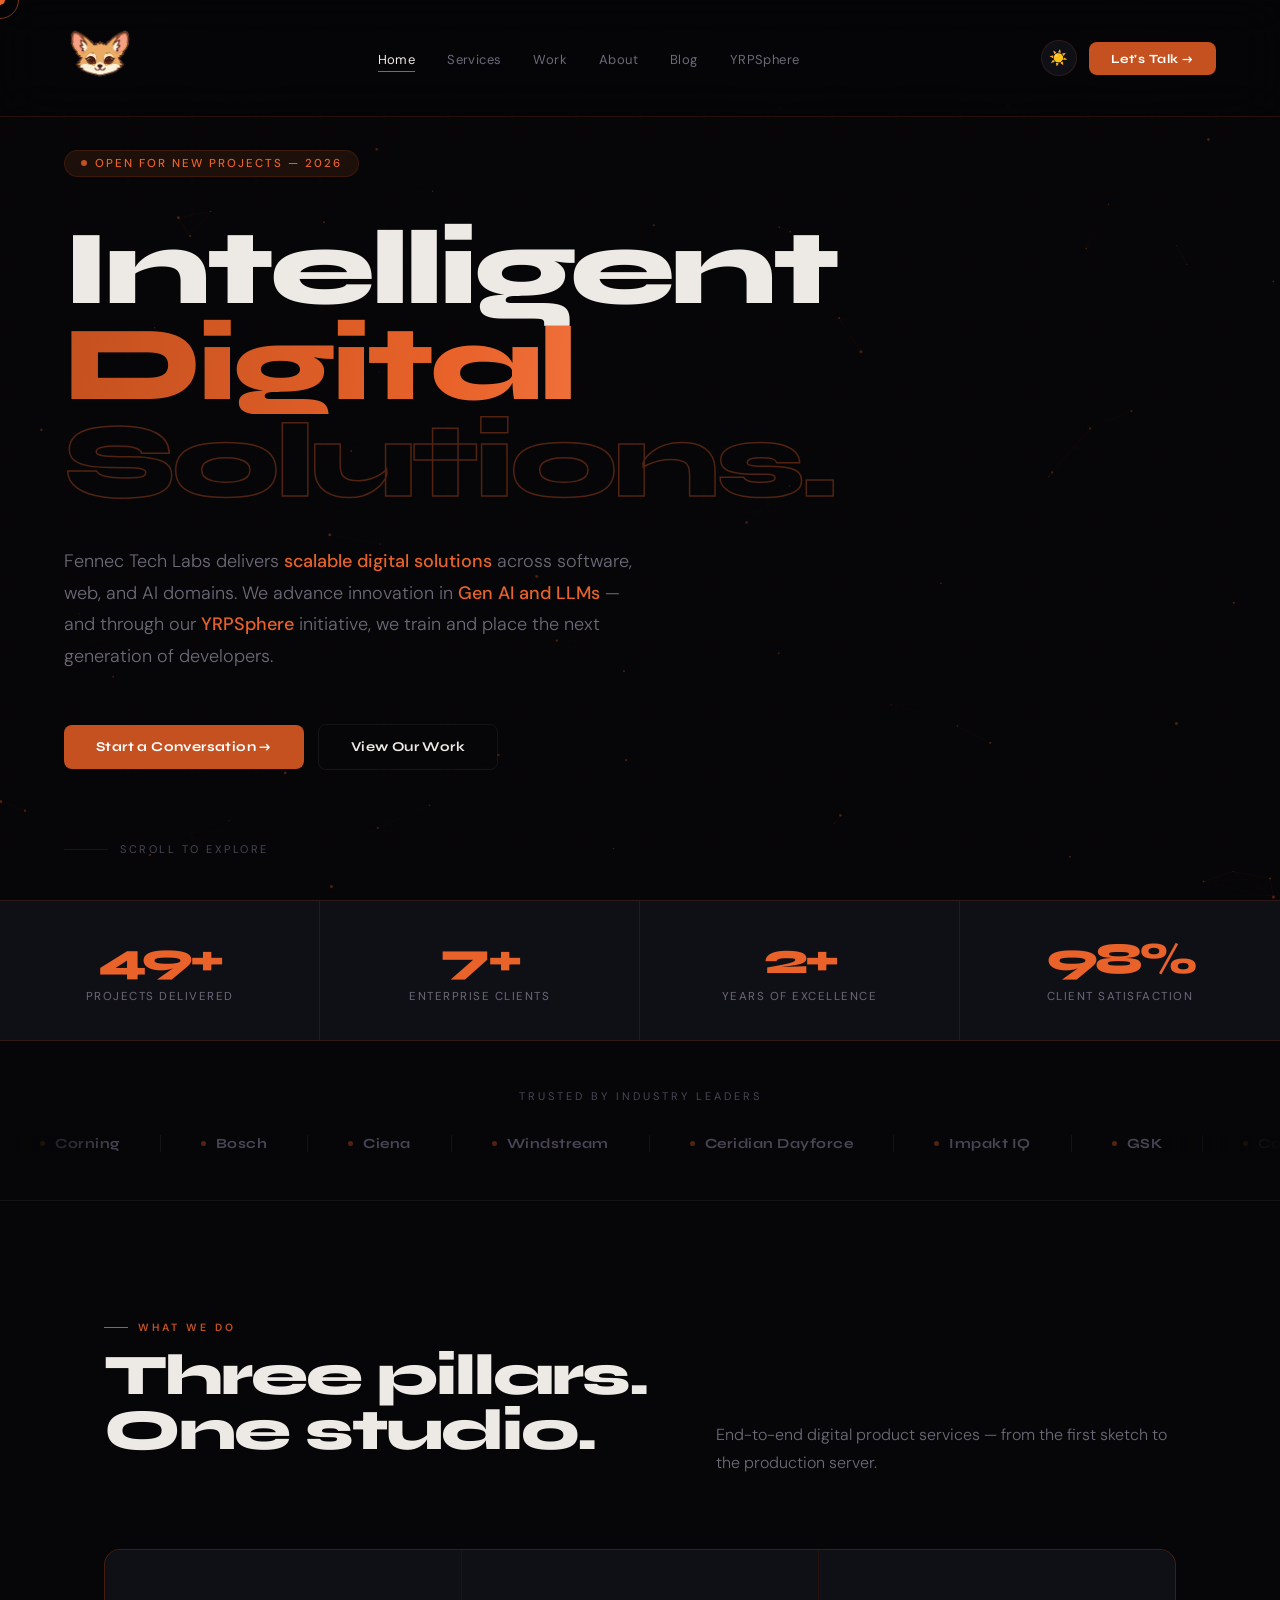
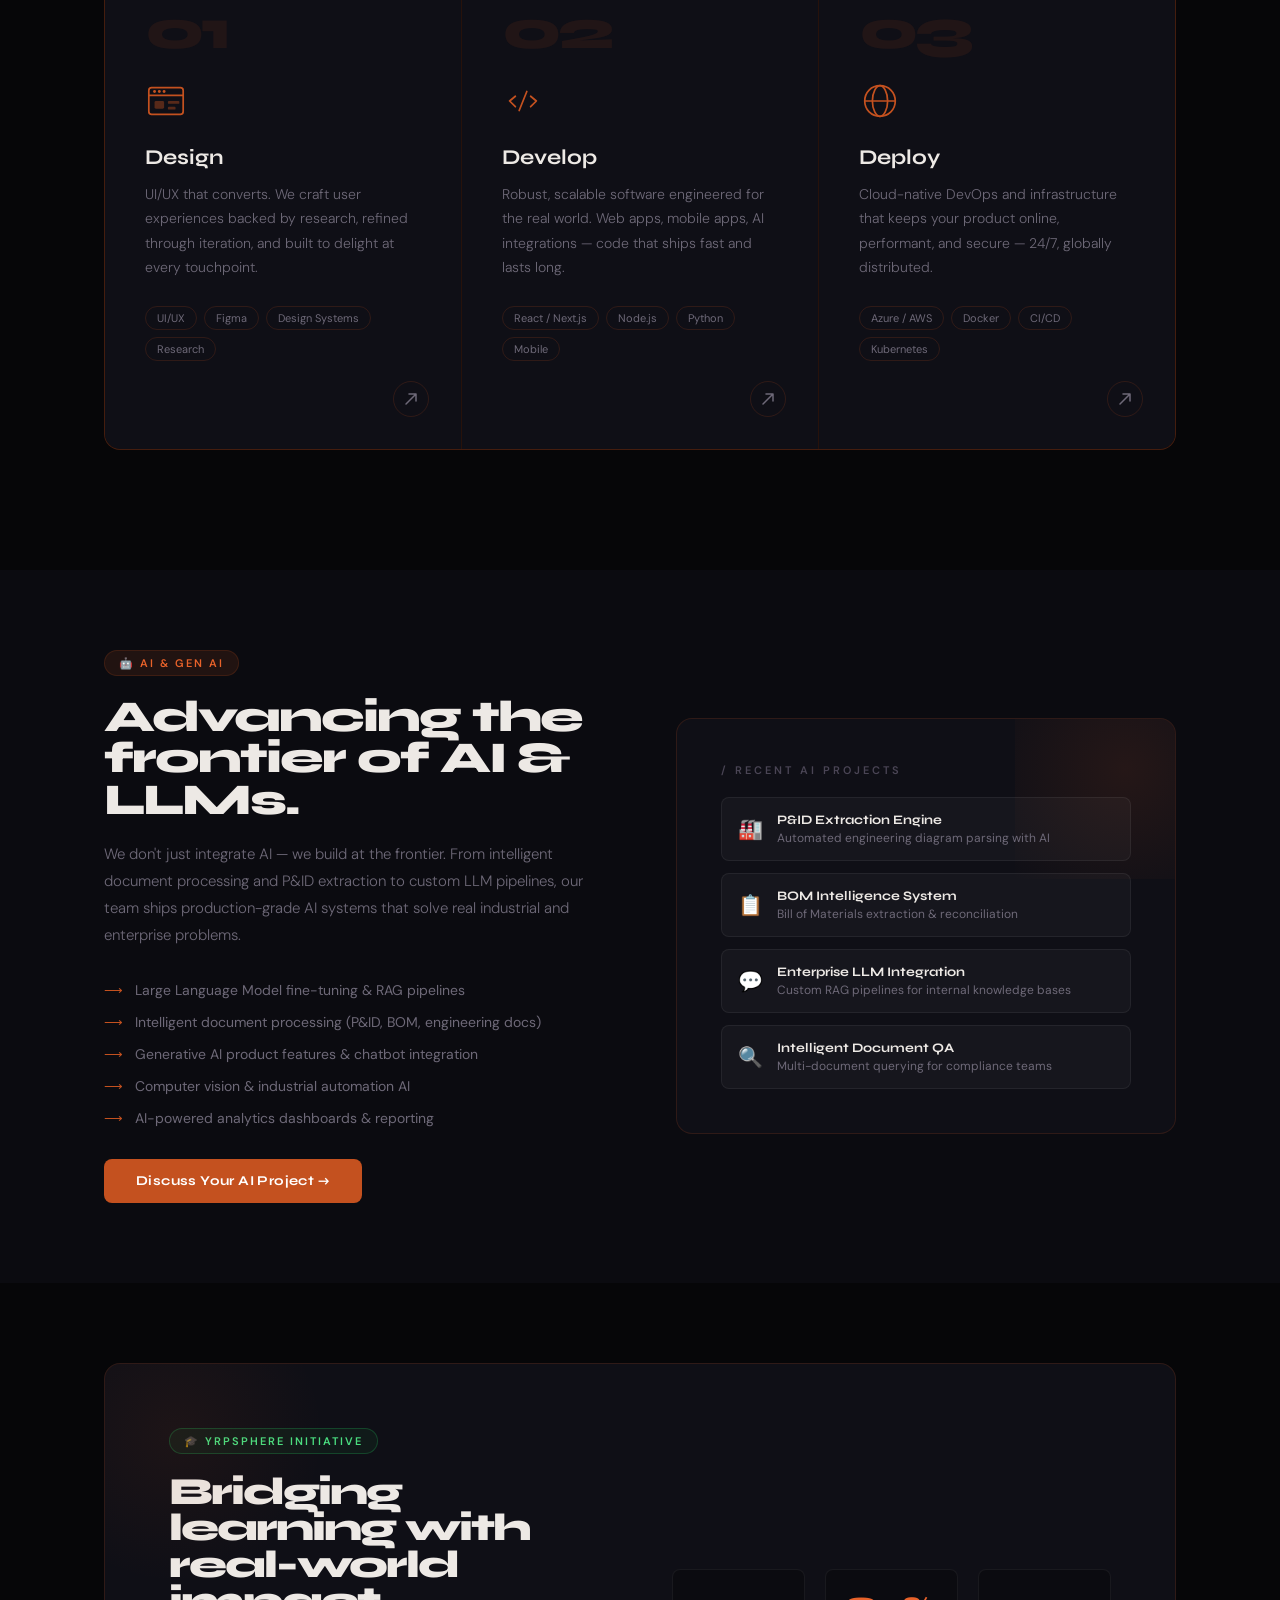
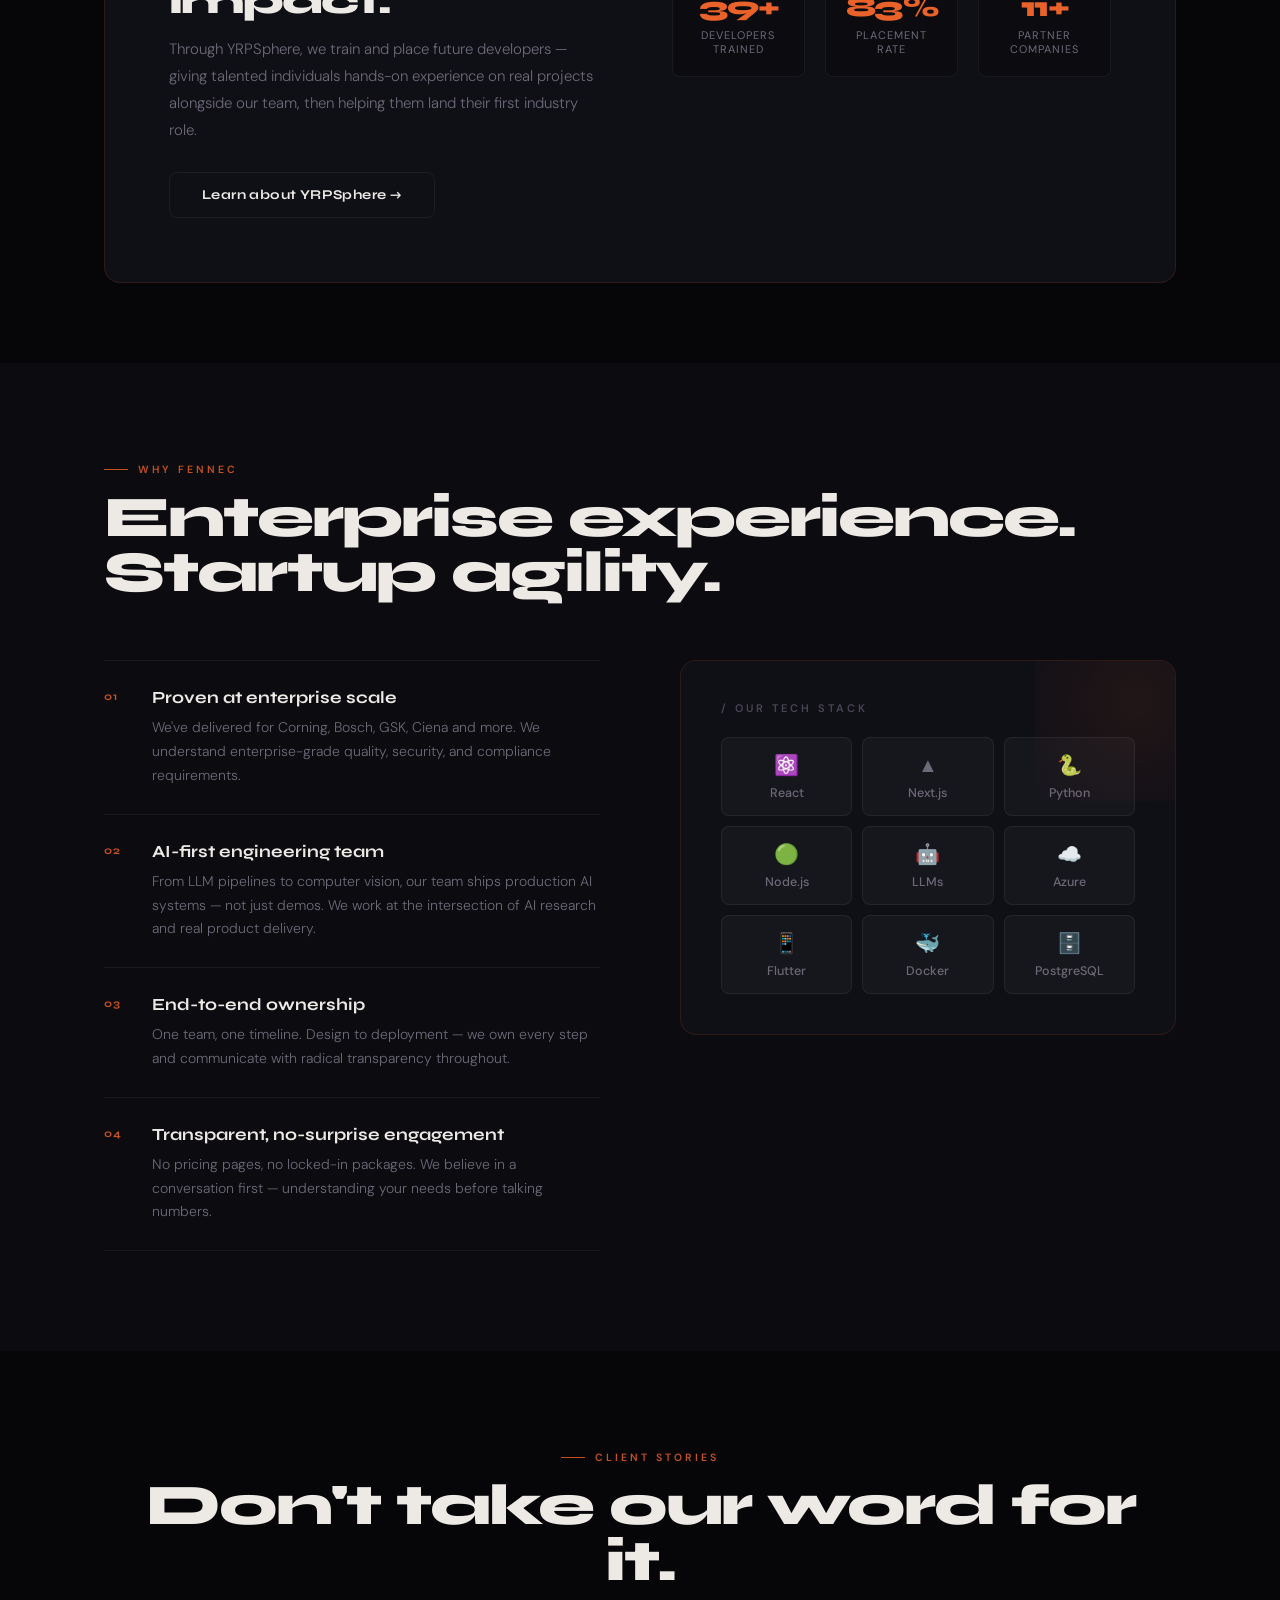
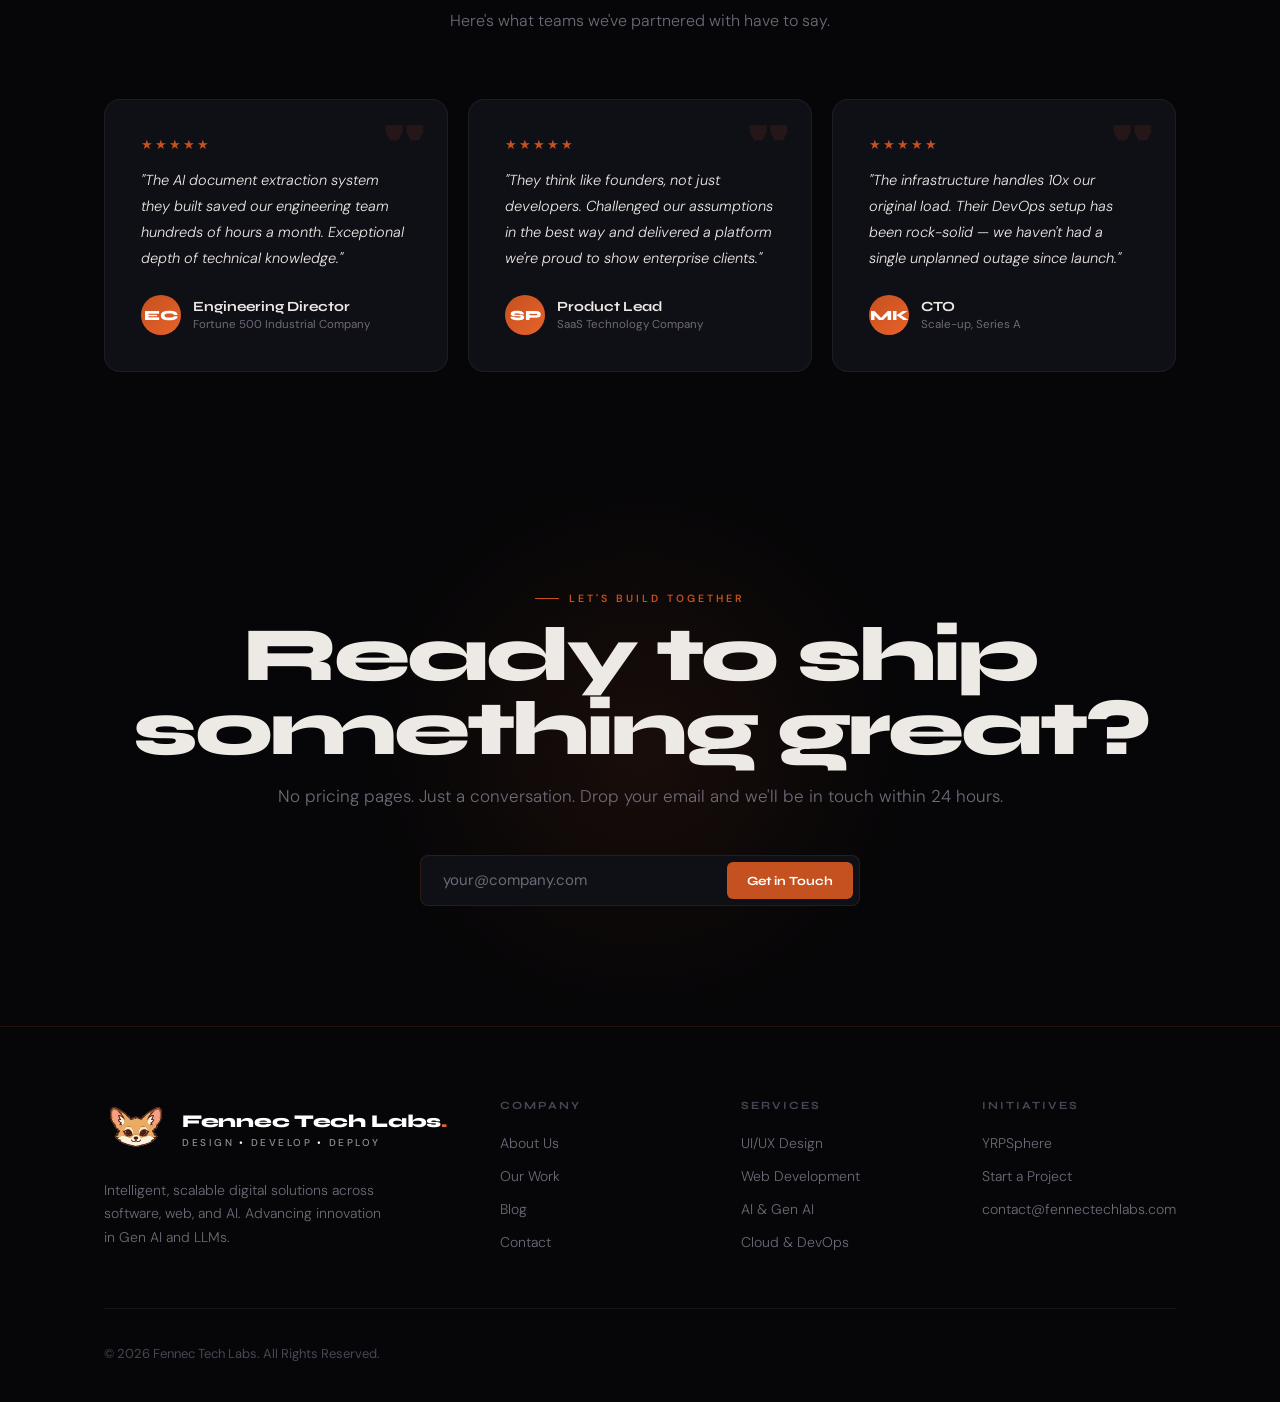
<file: index.html>
<!doctype html>
<html lang="en" data-theme="dark">
  <head>
    <meta charset="UTF-8" />
    <meta name="viewport" content="width=device-width,initial-scale=1.0" />
    <meta
      name="description"
      content="Fennec Tech Labs — Intelligent, scalable digital solutions across Software, Web, and AI. Advancing innovation in Gen AI and LLMs."
    />
    <title>Fennec Tech Labs — Design · Develop · Deploy</title>
    <link rel="stylesheet" href="css/global.css" />
    <style>
      /* HERO */
      .hero {
        position: relative;
        z-index: 1;
        min-height: 100vh;
        display: flex;
        align-items: center;
        padding: 140px 64px 120px;
      }
      .hero-content {
        max-width: 880px;
      }
      .hero-badge {
        display: inline-flex;
        align-items: center;
        gap: 8px;
        padding: 5px 16px;
        border: 1px solid var(--border);
        border-radius: 100px;
        font-size: 11.5px;
        color: var(--fox-bright);
        letter-spacing: 2px;
        text-transform: uppercase;
        font-weight: 500;
        margin-bottom: 44px;
        background: var(--fox-dim);
        animation: fadeUp 0.8s ease both;
      }
      .badge-dot {
        width: 6px;
        height: 6px;
        background: var(--fox);
        border-radius: 50%;
        animation: blink 1.5s infinite;
      }
      @keyframes blink {
        0%,
        100% {
          opacity: 1;
          transform: scale(1);
        }
        50% {
          opacity: 0.4;
          transform: scale(0.75);
        }
      }
      .hero-headline {
        font-family: "Syne", sans-serif;
        font-size: clamp(52px, 8.5vw, 106px);
        font-weight: 800;
        line-height: 0.91;
        letter-spacing: -4px;
        margin-bottom: 36px;
        animation: fadeUp 0.8s 0.1s ease both;
      }
      .hero-headline .solid {
        display: block;
        color: var(--text);
      }
      .hero-headline .gradient {
        display: block;
        background: linear-gradient(
          100deg,
          var(--fox) 0%,
          var(--fox-bright) 50%,
          var(--fox-light) 100%
        );
        -webkit-background-clip: text;
        -webkit-text-fill-color: transparent;
        background-clip: text;
      }
      .hero-headline .outline {
        display: block;
        color: transparent;
        -webkit-text-stroke: 1.5px rgba(196, 81, 31, 0.4);
      }
      .hero-sub {
        font-size: 18px;
        color: var(--text-muted);
        line-height: 1.75;
        max-width: 580px;
        margin-bottom: 52px;
        font-weight: 300;
        animation: fadeUp 0.8s 0.2s ease both;
      }
      .hero-sub strong {
        color: var(--fox-bright);
        font-weight: 500;
      }
      .hero-actions {
        display: flex;
        gap: 14px;
        align-items: center;
        animation: fadeUp 0.8s 0.3s ease both;
      }
      .hero-scroll {
        position: absolute;
        bottom: 44px;
        left: 64px;
        display: flex;
        align-items: center;
        gap: 12px;
        font-size: 11px;
        color: var(--text-dim);
        letter-spacing: 2.5px;
        text-transform: uppercase;
        animation: fadeUp 0.8s 0.5s ease both;
      }
      .scroll-bar {
        width: 44px;
        height: 1px;
        background: var(--border);
        position: relative;
        overflow: hidden;
      }
      .scroll-bar::after {
        content: "";
        position: absolute;
        inset: 0;
        background: var(--fox);
        transform: translateX(-100%);
        animation: scrollAnim 2s infinite;
      }
      @keyframes scrollAnim {
        to {
          transform: translateX(200%);
        }
      }
      @keyframes fadeUp {
        from {
          opacity: 0;
          transform: translateY(28px);
        }
        to {
          opacity: 1;
          transform: translateY(0);
        }
      }

      /* STATS */
      .stats-bar {
        position: relative;
        z-index: 1;
        background: var(--surface);
        border-top: 1px solid var(--border);
        border-bottom: 1px solid var(--border);
        display: grid;
        grid-template-columns: repeat(4, 1fr);
      }
      .stat {
        text-align: center;
        padding: 36px 24px;
        border-right: 1px solid var(--border-sub);
      }
      .stat:last-child {
        border-right: none;
      }
      .stat-num {
        font-family: "Syne", sans-serif;
        font-size: 44px;
        font-weight: 800;
        color: var(--fox-bright);
        letter-spacing: -3px;
        line-height: 1;
        margin-bottom: 8px;
      }
      .stat-lbl {
        font-size: 11.5px;
        color: var(--text-muted);
        letter-spacing: 1.5px;
        text-transform: uppercase;
      }

      /* CLIENTS */
      .clients-strip {
        position: relative;
        z-index: 1;
        padding: 48px 0;
        border-bottom: 1px solid var(--border-sub);
      }
      .clients-label {
        text-align: center;
        font-size: 11px;
        letter-spacing: 3px;
        text-transform: uppercase;
        color: var(--text-dim);
        margin-bottom: 32px;
      }
      .marquee-wrap {
        overflow: hidden;
        position: relative;
      }
      .marquee-wrap::before,
      .marquee-wrap::after {
        content: "";
        position: absolute;
        top: 0;
        bottom: 0;
        width: 120px;
        z-index: 2;
      }
      .marquee-wrap::before {
        left: 0;
        background: linear-gradient(to right, var(--bg), transparent);
      }
      .marquee-wrap::after {
        right: 0;
        background: linear-gradient(to left, var(--bg), transparent);
      }
      .marquee-track {
        display: flex;
        gap: 0;
        animation: marquee 30s linear infinite;
        width: max-content;
      }
      @keyframes marquee {
        to {
          transform: translateX(-50%);
        }
      }
      .client-chip {
        display: flex;
        align-items: center;
        gap: 10px;
        padding: 0 40px;
        border-right: 1px solid var(--border-sub);
      }
      .client-chip:last-child {
        border-right: none;
      }
      .client-dot {
        width: 5px;
        height: 5px;
        border-radius: 50%;
        background: var(--fox);
        opacity: 0.4;
        flex-shrink: 0;
      }
      .client-name {
        font-family: "Syne", sans-serif;
        font-size: 14px;
        font-weight: 700;
        color: var(--text-dim);
        white-space: nowrap;
        letter-spacing: 0.5px;
        transition: color var(--transition);
      }
      .client-chip:hover .client-name {
        color: var(--fox-bright);
      }

      /* SERVICES */
      .services {
        padding: 120px 0;
      }
      .services-header {
        display: flex;
        justify-content: space-between;
        align-items: flex-end;
        margin-bottom: 72px;
      }
      .services-grid {
        display: grid;
        grid-template-columns: repeat(3, 1fr);
        gap: 1px;
        background: var(--border);
        border: 1px solid var(--border);
        border-radius: var(--radius-lg);
        overflow: hidden;
      }
      .service-card {
        background: var(--surface);
        padding: 52px 40px 44px;
        position: relative;
        overflow: hidden;
        transition: background var(--transition);
        cursor: none;
      }
      .service-card::before {
        content: "";
        position: absolute;
        inset: 0;
        background: radial-gradient(
          circle at 20% 20%,
          var(--fox-dim),
          transparent 65%
        );
        opacity: 0;
        transition: opacity 0.5s;
      }
      .service-card:hover {
        background: var(--surface2);
      }
      .service-card:hover::before {
        opacity: 1;
      }
      .svc-num {
        font-family: "Syne", sans-serif;
        font-size: 56px;
        font-weight: 800;
        color: rgba(196, 81, 31, 0.1);
        line-height: 1;
        margin-bottom: 22px;
        letter-spacing: -4px;
        transition: color 0.4s;
      }
      .service-card:hover .svc-num {
        color: rgba(196, 81, 31, 0.22);
      }
      .svc-icon {
        width: 42px;
        height: 42px;
        color: var(--fox);
        margin-bottom: 18px;
      }
      .svc-name {
        font-family: "Syne", sans-serif;
        font-size: 21px;
        font-weight: 700;
        margin-bottom: 12px;
        color: var(--text);
      }
      .svc-desc {
        font-size: 14px;
        color: var(--text-muted);
        line-height: 1.75;
        margin-bottom: 26px;
        font-weight: 300;
      }
      .svc-tags {
        display: flex;
        flex-wrap: wrap;
        gap: 7px;
        margin-bottom: 44px;
      }
      .tag {
        font-size: 11px;
        padding: 4px 11px;
        border: 1px solid var(--border);
        border-radius: 100px;
        color: var(--text-muted);
        transition: all var(--transition);
      }
      .service-card:hover .tag {
        border-color: rgba(196, 81, 31, 0.35);
        color: var(--fox-bright);
      }
      .svc-arrow {
        position: absolute;
        bottom: 32px;
        right: 32px;
        width: 36px;
        height: 36px;
        border: 1px solid var(--border);
        border-radius: 50%;
        display: flex;
        align-items: center;
        justify-content: center;
        color: var(--text-muted);
        transition: all 0.35s;
      }
      .service-card:hover .svc-arrow {
        border-color: var(--fox);
        color: var(--fox);
        transform: rotate(-45deg);
      }

      /* AI HIGHLIGHT */
      .ai-band {
        padding: 80px 0;
        background: var(--bg2);
      }
      .ai-inner {
        display: grid;
        grid-template-columns: 1fr 1fr;
        gap: 72px;
        align-items: center;
      }
      .ai-badge {
        display: inline-flex;
        align-items: center;
        gap: 8px;
        padding: 5px 14px;
        border: 1px solid var(--border);
        border-radius: 100px;
        font-size: 11px;
        color: var(--fox-bright);
        letter-spacing: 2px;
        text-transform: uppercase;
        font-weight: 600;
        background: var(--fox-dim);
        margin-bottom: 20px;
      }
      .ai-title {
        font-family: "Syne", sans-serif;
        font-size: clamp(28px, 3.5vw, 44px);
        font-weight: 800;
        letter-spacing: -2px;
        line-height: 0.95;
        color: var(--text);
        margin-bottom: 20px;
      }
      .ai-desc {
        font-size: 15px;
        color: var(--text-muted);
        line-height: 1.8;
        font-weight: 300;
        margin-bottom: 32px;
      }
      .ai-items {
        display: flex;
        flex-direction: column;
        gap: 14px;
      }
      .ai-item {
        display: flex;
        align-items: flex-start;
        gap: 12px;
        font-size: 14px;
        color: var(--text-muted);
      }
      .ai-item::before {
        content: "⟶";
        color: var(--fox);
        font-size: 13px;
        flex-shrink: 0;
        margin-top: 1px;
      }
      .ai-visual {
        background: var(--surface);
        border: 1px solid var(--border);
        border-radius: var(--radius-lg);
        padding: 44px;
        position: relative;
        overflow: hidden;
      }
      .ai-visual::before {
        content: "";
        position: absolute;
        top: -60px;
        right: -60px;
        width: 220px;
        height: 220px;
        background: radial-gradient(
          circle,
          rgba(196, 81, 31, 0.12),
          transparent
        );
      }
      .ai-projects {
        display: flex;
        flex-direction: column;
        gap: 12px;
        position: relative;
        z-index: 1;
      }
      .ai-proj {
        display: flex;
        align-items: center;
        gap: 14px;
        padding: 14px 16px;
        background: rgba(255, 255, 255, 0.03);
        border: 1px solid var(--border-sub);
        border-radius: var(--radius);
        transition: border-color var(--transition);
        cursor: none;
      }
      .ai-proj:hover {
        border-color: var(--fox);
      }
      .ai-proj-icon {
        font-size: 20px;
        flex-shrink: 0;
      }
      .ai-proj-name {
        font-family: "Syne", sans-serif;
        font-size: 13px;
        font-weight: 700;
        color: var(--text);
        margin-bottom: 2px;
      }
      .ai-proj-sub {
        font-size: 12px;
        color: var(--text-muted);
      }

      /* YRPSPHERE */
      .yrp-band {
        padding: 80px 0;
      }
      .yrp-inner {
        background: var(--surface);
        border: 1px solid var(--border);
        border-radius: var(--radius-lg);
        padding: 64px;
        display: grid;
        grid-template-columns: 1fr 1fr;
        gap: 64px;
        align-items: center;
        position: relative;
        overflow: hidden;
      }
      .yrp-inner::before {
        content: "";
        position: absolute;
        top: -80px;
        left: -80px;
        width: 300px;
        height: 300px;
        background: radial-gradient(
          circle,
          rgba(196, 81, 31, 0.08),
          transparent 70%
        );
        pointer-events: none;
      }
      .yrp-badge {
        display: inline-flex;
        align-items: center;
        gap: 8px;
        padding: 5px 14px;
        border: 1px solid rgba(34, 197, 94, 0.25);
        border-radius: 100px;
        font-size: 11px;
        color: #4ade80;
        letter-spacing: 2px;
        text-transform: uppercase;
        font-weight: 600;
        background: rgba(34, 197, 94, 0.06);
        margin-bottom: 20px;
      }
      .yrp-title {
        font-family: "Syne", sans-serif;
        font-size: clamp(26px, 3vw, 40px);
        font-weight: 800;
        letter-spacing: -2px;
        line-height: 0.95;
        color: var(--text);
        margin-bottom: 16px;
      }
      .yrp-desc {
        font-size: 15px;
        color: var(--text-muted);
        line-height: 1.8;
        font-weight: 300;
        margin-bottom: 28px;
      }
      .yrp-stats {
        display: grid;
        grid-template-columns: repeat(3, 1fr);
        gap: 20px;
      }
      .yrp-stat {
        text-align: center;
        padding: 20px;
        background: var(--bg2);
        border: 1px solid var(--border-sub);
        border-radius: var(--radius);
      }
      .yrp-stat-n {
        font-family: "Syne", sans-serif;
        font-size: 28px;
        font-weight: 800;
        color: var(--fox-bright);
        letter-spacing: -1.5px;
      }
      .yrp-stat-l {
        font-size: 11px;
        color: var(--text-muted);
        letter-spacing: 1px;
        text-transform: uppercase;
        margin-top: 4px;
      }

      /* WHY */
      .why {
        padding: 100px 0;
        background: var(--bg2);
      }
      .why-inner {
        display: grid;
        grid-template-columns: 1fr 1fr;
        gap: 80px;
        align-items: start;
        margin-top: 60px;
      }
      .why-items {
        display: flex;
        flex-direction: column;
      }
      .why-item {
        padding: 26px 0;
        border-bottom: 1px solid var(--border-sub);
        display: flex;
        gap: 20px;
        cursor: none;
      }
      .why-item:first-child {
        border-top: 1px solid var(--border-sub);
      }
      .why-n {
        font-family: "Syne", sans-serif;
        font-size: 11px;
        font-weight: 700;
        color: var(--fox);
        min-width: 28px;
        padding-top: 3px;
        letter-spacing: 1px;
      }
      .why-c h3 {
        font-family: "Syne", sans-serif;
        font-size: 17px;
        font-weight: 700;
        margin-bottom: 8px;
        color: var(--text);
        transition: color var(--transition);
      }
      .why-item:hover h3 {
        color: var(--fox-bright);
      }
      .why-c p {
        font-size: 14px;
        color: var(--text-muted);
        line-height: 1.7;
        font-weight: 300;
      }
      .tech-box {
        background: var(--surface);
        border: 1px solid var(--border);
        border-radius: var(--radius-lg);
        padding: 40px;
        position: relative;
        overflow: hidden;
      }
      .tech-box::before {
        content: "";
        position: absolute;
        top: -60px;
        right: -60px;
        width: 200px;
        height: 200px;
        background: radial-gradient(
          circle,
          rgba(196, 81, 31, 0.1),
          transparent
        );
      }
      .tech-box-label {
        font-size: 11px;
        letter-spacing: 3px;
        text-transform: uppercase;
        color: var(--text-dim);
        margin-bottom: 22px;
        font-weight: 600;
      }
      .tech-grid {
        display: grid;
        grid-template-columns: repeat(3, 1fr);
        gap: 10px;
      }
      .tech-pill {
        background: rgba(255, 255, 255, 0.03);
        border: 1px solid var(--border-sub);
        border-radius: var(--radius);
        padding: 14px 10px;
        text-align: center;
        font-size: 12.5px;
        color: var(--text-muted);
        font-weight: 500;
        transition: all var(--transition);
        cursor: none;
      }
      .tech-pill:hover {
        border-color: var(--fox);
        color: var(--fox-bright);
        background: var(--fox-dim);
        transform: translateY(-2px);
      }
      .tech-pill .ti {
        font-size: 20px;
        display: block;
        margin-bottom: 7px;
      }

      /* TESTIMONIALS */
      .testimonials {
        padding: 100px 0;
      }
      .testi-header {
        text-align: center;
        margin-bottom: 64px;
      }
      .testi-header .section-sub {
        margin: 0 auto;
      }
      .testi-grid {
        display: grid;
        grid-template-columns: repeat(3, 1fr);
        gap: 20px;
      }
      .testimonial-card {
        background: var(--surface);
        border: 1px solid var(--border-sub);
        border-radius: var(--radius-lg);
        padding: 36px;
        position: relative;
        overflow: hidden;
        transition: all var(--transition);
        cursor: none;
      }
      .testimonial-card::before {
        content: '"';
        position: absolute;
        top: 14px;
        right: 22px;
        font-family: "Syne", sans-serif;
        font-size: 68px;
        color: var(--fox-dim);
        line-height: 1;
        font-weight: 800;
      }
      .testimonial-card:hover {
        border-color: var(--fox);
        transform: translateY(-4px);
        box-shadow: 0 20px 60px var(--shadow);
      }
      .stars {
        color: var(--fox);
        font-size: 13px;
        margin-bottom: 14px;
        letter-spacing: 2px;
      }
      .testi-text {
        font-size: 14.5px;
        color: var(--text);
        line-height: 1.8;
        margin-bottom: 24px;
        font-weight: 300;
        font-style: italic;
      }
      .testi-author {
        display: flex;
        align-items: center;
        gap: 12px;
      }
      .testi-avatar {
        width: 40px;
        height: 40px;
        border-radius: 50%;
        background: linear-gradient(135deg, var(--fox), var(--fox-bright));
        display: flex;
        align-items: center;
        justify-content: center;
        font-family: "Syne", sans-serif;
        font-weight: 800;
        font-size: 14px;
        color: white;
        flex-shrink: 0;
      }
      .testi-name {
        font-family: "Syne", sans-serif;
        font-size: 14px;
        font-weight: 700;
        color: var(--text);
        margin-bottom: 2px;
      }
      .testi-role {
        font-size: 11.5px;
        color: var(--text-muted);
      }

      /* CTA */
      .cta-band {
        padding: 120px 0;
        text-align: center;
        position: relative;
        overflow: hidden;
      }
      .cta-band::before {
        content: "";
        position: absolute;
        top: 50%;
        left: 50%;
        transform: translate(-50%, -50%);
        width: 700px;
        height: 500px;
        background: radial-gradient(
          circle,
          rgba(196, 81, 31, 0.1),
          transparent 65%
        );
        pointer-events: none;
      }
      .cta-title {
        font-family: "Syne", sans-serif;
        font-size: clamp(38px, 6vw, 78px);
        font-weight: 800;
        letter-spacing: -3px;
        line-height: 0.96;
        margin-bottom: 18px;
        color: var(--text);
        position: relative;
        z-index: 1;
      }
      .cta-sub {
        font-size: 17px;
        color: var(--text-muted);
        margin-bottom: 48px;
        font-weight: 300;
        position: relative;
        z-index: 1;
      }
      .cta-email {
        display: inline-flex;
        align-items: center;
        gap: 12px;
        background: var(--surface);
        border: 1px solid var(--border);
        border-radius: var(--radius);
        padding: 6px 6px 6px 22px;
        max-width: 440px;
        width: 90%;
        position: relative;
        z-index: 1;
        transition: border-color var(--transition);
      }
      .cta-email:focus-within {
        border-color: var(--fox);
        box-shadow: 0 0 24px var(--fox-dim);
      }
      .cta-email input {
        background: none;
        border: none;
        outline: none;
        font-family: "DM Sans", sans-serif;
        font-size: 15px;
        color: var(--text);
        flex: 1;
        min-width: 0;
      }
      .cta-email input::placeholder {
        color: var(--text-muted);
      }
      .cta-email button {
        font-family: "Syne", sans-serif;
        font-size: 12.5px;
        font-weight: 700;
        padding: 11px 20px;
        background: var(--fox);
        color: white;
        border: none;
        border-radius: 6px;
        cursor: none;
        transition: all var(--transition);
      }
      .cta-email button:hover {
        background: var(--fox-bright);
        box-shadow: 0 0 20px var(--fox-glow);
      }

      @media (max-width: 1000px) {
        .ai-inner,
        .yrp-inner,
        .why-inner {
          grid-template-columns: 1fr;
          gap: 48px;
        }
      }
      @media (max-width: 900px) {
        .hero {
          padding: 120px 20px 80px;
        }
        .hero-scroll {
          left: 20px;
        }
        .stats-bar {
          grid-template-columns: repeat(2, 1fr);
        }
        .stat:nth-child(2) {
          border-right: none;
        }
        .stat:nth-child(3) {
          border-right: 1px solid var(--border-sub);
        }
        .services-grid {
          grid-template-columns: 1fr;
        }
        .testi-grid {
          grid-template-columns: 1fr;
        }
        .services-header {
          flex-direction: column;
          gap: 20px;
          align-items: flex-start;
        }
        .why-inner {
          grid-template-columns: 1fr;
          gap: 40px;
        }
        .cta-email {
          flex-direction: column;
          padding: 12px;
        }
        .cta-email input {
          padding: 8px 0;
        }
        .cta-email button {
          width: 100%;
          padding: 13px;
        }
      }
      @media (max-width: 600px) {
        .hero {
          padding: 100px 16px 60px;
          min-height: auto;
        }
        .hero-headline {
          font-size: clamp(38px, 11vw, 56px);
          letter-spacing: -2px;
        }
        .hero-sub {
          font-size: 15px;
        }
        .hero-actions {
          flex-direction: column;
          width: 100%;
        }
        .hero-actions .btn {
          width: 100%;
          justify-content: center;
        }
        .hero-badge {
          font-size: 9px;
          letter-spacing: 1.5px;
        }
        .hero-scroll {
          display: none;
        }
        .stats-bar {
          grid-template-columns: repeat(2, 1fr);
        }
        .stat {
          padding: 24px 12px;
        }
        .stat-num {
          font-size: 32px;
        }
        .services {
          padding: 60px 0;
        }
        .service-card {
          padding: 32px 24px 28px;
        }
        .ai-band,
        .yrp-band,
        .why {
          padding: 60px 0;
        }
        .ai-visual {
          padding: 24px;
        }
        .yrp-inner {
          padding: 32px 20px;
        }
        .yrp-stats {
          grid-template-columns: repeat(3, 1fr);
          gap: 12px;
        }
        .yrp-stat {
          padding: 14px 8px;
        }
        .yrp-stat-n {
          font-size: 22px;
        }
        .why-cards {
          grid-template-columns: 1fr;
        }
        .tech-grid {
          grid-template-columns: repeat(3, 1fr);
        }
        .testimonials {
          padding: 60px 0;
        }
        .cta-band {
          padding: 60px 0;
        }
        .cta-title {
          letter-spacing: -1.5px;
        }
      }
    </style>
  </head>
  <body>
    <div class="cursor" id="cursor"></div>
    <div class="cursor-ring" id="cursorRing"></div>
    <canvas id="grid-canvas"></canvas>

    <nav>
      <a href="index.html" class="fnc-nav-logo">
        <span class="fnc-spark"></span><span class="fnc-spark"></span>
        <span class="fnc-spark"></span><span class="fnc-spark"></span>
        <span class="fnc-spark"></span>
        <img
          src="images/fennec-logo.svg"
          class="fnc-nav-img"
          alt="Fennec Tech Labs"
        />
        <div class="fnc-nav-text">
          <span class="fnc-nav-name"
            >Fennec Tech Labs<span class="fnc-dot">.</span></span
          >
          <span class="fnc-nav-tagline"
            >Design<span class="fnc-bull">•</span>Develop<span class="fnc-bull"
              >•</span
            >Deploy</span
          >
        </div>
      </a>
      <ul class="nav-links">
        <li><a href="index.html" class="active">Home</a></li>
        <li><a href="pages/services.html">Services</a></li>
        <li><a href="pages/portfolio.html">Work</a></li>
        <li><a href="pages/about.html">About</a></li>
        <li><a href="pages/blog.html">Blog</a></li>
        <li><a href="pages/yrpsphere.html">YRPSphere</a></li>
      </ul>
      <div class="nav-right">
        <button
          class="theme-toggle"
          onclick="toggleTheme()"
          title="Toggle theme"
        >
          ☀️
        </button>
        <a href="pages/contact.html" class="nav-cta">Let's Talk →</a>
        <button class="nav-hamburger" aria-label="Menu">
          <span></span><span></span><span></span>
        </button>
      </div>
    </nav>

    <!-- HERO -->
    <section class="hero">
      <div class="hero-content">
        <div class="hero-badge">
          <span class="badge-dot"></span>Open for new projects — 2026
        </div>
        <h1 class="hero-headline">
          <span class="solid">Intelligent</span>
          <span class="gradient">Digital</span>
          <span class="outline">Solutions.</span>
        </h1>
        <p class="hero-sub">
          Fennec Tech Labs delivers
          <strong>scalable digital solutions</strong> across software, web, and
          AI domains. We advance innovation in
          <strong>Gen AI and LLMs</strong> — and through our
          <strong>YRPSphere</strong> initiative, we train and place the next
          generation of developers.
        </p>
        <div class="hero-actions">
          <a href="pages/contact.html" class="btn btn-primary"
            >Start a Conversation →</a
          >
          <a href="pages/portfolio.html" class="btn btn-outline"
            >View Our Work</a
          >
        </div>
      </div>
      <div class="hero-scroll">
        <div class="scroll-bar"></div>
        Scroll to explore
      </div>
    </section>

    <!-- STATS -->
    <div class="stats-bar section-wrap">
      <div class="stat reveal">
        <div class="stat-num" data-count="50" data-suffix="+">0</div>
        <div class="stat-lbl">Projects Delivered</div>
      </div>
      <div class="stat reveal">
        <div class="stat-num" data-count="8" data-suffix="+">0</div>
        <div class="stat-lbl">Enterprise Clients</div>
      </div>
      <div class="stat reveal">
        <div class="stat-num" data-count="3" data-suffix="+">0</div>
        <div class="stat-lbl">Years of Excellence</div>
      </div>
      <div class="stat reveal">
        <div class="stat-num" data-count="99" data-suffix="%">0</div>
        <div class="stat-lbl">Client Satisfaction</div>
      </div>
    </div>

    <!-- CLIENTS — Real companies you've worked with -->
    <div class="clients-strip section-wrap">
      <div class="clients-label">Trusted by industry leaders</div>
      <div class="marquee-wrap">
        <div class="marquee-track">
          <div class="client-chip">
            <span class="client-dot"></span
            ><span class="client-name">Corning</span>
          </div>
          <div class="client-chip">
            <span class="client-dot"></span
            ><span class="client-name">Bosch</span>
          </div>
          <div class="client-chip">
            <span class="client-dot"></span
            ><span class="client-name">Ciena</span>
          </div>
          <div class="client-chip">
            <span class="client-dot"></span
            ><span class="client-name">Windstream</span>
          </div>
          <div class="client-chip">
            <span class="client-dot"></span
            ><span class="client-name">Ceridian Dayforce</span>
          </div>
          <div class="client-chip">
            <span class="client-dot"></span
            ><span class="client-name">Impakt IQ</span>
          </div>
          <div class="client-chip">
            <span class="client-dot"></span><span class="client-name">GSK</span>
          </div>
          <!-- duplicate for seamless loop -->
          <div class="client-chip">
            <span class="client-dot"></span
            ><span class="client-name">Corning</span>
          </div>
          <div class="client-chip">
            <span class="client-dot"></span
            ><span class="client-name">Bosch</span>
          </div>
          <div class="client-chip">
            <span class="client-dot"></span
            ><span class="client-name">Ciena</span>
          </div>
          <div class="client-chip">
            <span class="client-dot"></span
            ><span class="client-name">Windstream</span>
          </div>
          <div class="client-chip">
            <span class="client-dot"></span
            ><span class="client-name">Ceridian Dayforce</span>
          </div>
          <div class="client-chip">
            <span class="client-dot"></span
            ><span class="client-name">Impakt IQ</span>
          </div>
          <div class="client-chip">
            <span class="client-dot"></span><span class="client-name">GSK</span>
          </div>
        </div>
      </div>
    </div>

    <!-- SERVICES -->
    <section class="services section-wrap">
      <div class="container">
        <div class="services-header reveal">
          <div>
            <div class="section-label">What We Do</div>
            <h2 class="section-title">Three pillars.<br />One studio.</h2>
          </div>
          <p class="section-sub">
            End-to-end digital product services — from the first sketch to the
            production server.
          </p>
        </div>
        <div class="services-grid reveal">
          <div class="service-card">
            <div class="svc-num">01</div>
            <svg class="svc-icon" viewBox="0 0 44 44" fill="none">
              <rect
                x="4"
                y="8"
                width="36"
                height="28"
                rx="3"
                stroke="currentColor"
                stroke-width="1.8"
              />
              <path d="M4 16h36" stroke="currentColor" stroke-width="1.8" />
              <circle cx="10" cy="12" r="1.5" fill="currentColor" />
              <circle cx="15" cy="12" r="1.5" fill="currentColor" />
              <circle cx="20" cy="12" r="1.5" fill="currentColor" />
              <rect
                x="10"
                y="22"
                width="10"
                height="8"
                rx="1.5"
                fill="currentColor"
                opacity=".4"
              />
              <rect
                x="24"
                y="22"
                width="12"
                height="3"
                rx="1"
                fill="currentColor"
                opacity=".4"
              />
              <rect
                x="24"
                y="28"
                width="8"
                height="3"
                rx="1"
                fill="currentColor"
                opacity=".4"
              />
            </svg>
            <div class="svc-name">Design</div>
            <p class="svc-desc">
              UI/UX that converts. We craft user experiences backed by research,
              refined through iteration, and built to delight at every
              touchpoint.
            </p>
            <div class="svc-tags">
              <span class="tag">UI/UX</span><span class="tag">Figma</span
              ><span class="tag">Design Systems</span
              ><span class="tag">Research</span>
            </div>
            <div class="svc-arrow">
              <svg width="14" height="14" viewBox="0 0 14 14" fill="none">
                <path
                  d="M2 12L12 2M12 2H5M12 2V9"
                  stroke="currentColor"
                  stroke-width="1.5"
                  stroke-linecap="round"
                />
              </svg>
            </div>
          </div>
          <div class="service-card">
            <div class="svc-num">02</div>
            <svg class="svc-icon" viewBox="0 0 44 44" fill="none">
              <path
                d="M14 17L8 22L14 28"
                stroke="currentColor"
                stroke-width="1.8"
                stroke-linecap="round"
                stroke-linejoin="round"
              />
              <path
                d="M30 17L36 22L30 28"
                stroke="currentColor"
                stroke-width="1.8"
                stroke-linecap="round"
                stroke-linejoin="round"
              />
              <path
                d="M26 12L18 32"
                stroke="currentColor"
                stroke-width="1.8"
                stroke-linecap="round"
              />
            </svg>
            <div class="svc-name">Develop</div>
            <p class="svc-desc">
              Robust, scalable software engineered for the real world. Web apps,
              mobile apps, AI integrations — code that ships fast and lasts
              long.
            </p>
            <div class="svc-tags">
              <span class="tag">React / Next.js</span
              ><span class="tag">Node.js</span><span class="tag">Python</span
              ><span class="tag">Mobile</span>
            </div>
            <div class="svc-arrow">
              <svg width="14" height="14" viewBox="0 0 14 14" fill="none">
                <path
                  d="M2 12L12 2M12 2H5M12 2V9"
                  stroke="currentColor"
                  stroke-width="1.5"
                  stroke-linecap="round"
                />
              </svg>
            </div>
          </div>
          <div class="service-card">
            <div class="svc-num">03</div>
            <svg class="svc-icon" viewBox="0 0 44 44" fill="none">
              <path
                d="M22 6C13 6 6 13 6 22s7 16 16 16 16-7 16-16S31 6 22 6Z"
                stroke="currentColor"
                stroke-width="1.8"
              />
              <path
                d="M22 6c-4 0-8 7-8 16s4 16 8 16 8-7 8-16-4-16-8-16Z"
                stroke="currentColor"
                stroke-width="1.8"
              />
              <path d="M6 22h32" stroke="currentColor" stroke-width="1.8" />
            </svg>
            <div class="svc-name">Deploy</div>
            <p class="svc-desc">
              Cloud-native DevOps and infrastructure that keeps your product
              online, performant, and secure — 24/7, globally distributed.
            </p>
            <div class="svc-tags">
              <span class="tag">Azure / AWS</span><span class="tag">Docker</span
              ><span class="tag">CI/CD</span><span class="tag">Kubernetes</span>
            </div>
            <div class="svc-arrow">
              <svg width="14" height="14" viewBox="0 0 14 14" fill="none">
                <path
                  d="M2 12L12 2M12 2H5M12 2V9"
                  stroke="currentColor"
                  stroke-width="1.5"
                  stroke-linecap="round"
                />
              </svg>
            </div>
          </div>
        </div>
      </div>
    </section>

    <!-- AI / GEN AI HIGHLIGHT -->
    <section class="ai-band section-wrap">
      <div class="container">
        <div class="ai-inner">
          <div class="reveal-left">
            <div class="ai-badge">🤖 AI & Gen AI</div>
            <h2 class="ai-title">Advancing the frontier of AI & LLMs.</h2>
            <p class="ai-desc">
              We don't just integrate AI — we build at the frontier. From
              intelligent document processing and P&ID extraction to custom LLM
              pipelines, our team ships production-grade AI systems that solve
              real industrial and enterprise problems.
            </p>
            <div class="ai-items">
              <div class="ai-item">
                Large Language Model fine-tuning & RAG pipelines
              </div>
              <div class="ai-item">
                Intelligent document processing (P&ID, BOM, engineering docs)
              </div>
              <div class="ai-item">
                Generative AI product features & chatbot integration
              </div>
              <div class="ai-item">
                Computer vision & industrial automation AI
              </div>
              <div class="ai-item">
                AI-powered analytics dashboards & reporting
              </div>
            </div>
            <a
              href="pages/contact.html"
              class="btn btn-primary"
              style="margin-top: 32px"
              >Discuss Your AI Project →</a
            >
          </div>
          <div class="reveal-right">
            <div class="ai-visual">
              <div class="tech-box-label" style="margin-bottom: 20px">
                / Recent AI Projects
              </div>
              <div class="ai-projects">
                <div class="ai-proj">
                  <span class="ai-proj-icon">🏭</span>
                  <div>
                    <div class="ai-proj-name">P&ID Extraction Engine</div>
                    <div class="ai-proj-sub">
                      Automated engineering diagram parsing with AI
                    </div>
                  </div>
                </div>
                <div class="ai-proj">
                  <span class="ai-proj-icon">📋</span>
                  <div>
                    <div class="ai-proj-name">BOM Intelligence System</div>
                    <div class="ai-proj-sub">
                      Bill of Materials extraction & reconciliation
                    </div>
                  </div>
                </div>
                <div class="ai-proj">
                  <span class="ai-proj-icon">💬</span>
                  <div>
                    <div class="ai-proj-name">Enterprise LLM Integration</div>
                    <div class="ai-proj-sub">
                      Custom RAG pipelines for internal knowledge bases
                    </div>
                  </div>
                </div>
                <div class="ai-proj">
                  <span class="ai-proj-icon">🔍</span>
                  <div>
                    <div class="ai-proj-name">Intelligent Document QA</div>
                    <div class="ai-proj-sub">
                      Multi-document querying for compliance teams
                    </div>
                  </div>
                </div>
              </div>
            </div>
          </div>
        </div>
      </div>
    </section>

    <!-- YRPSPHERE -->
    <section class="yrp-band section-wrap">
      <div class="container">
        <div class="yrp-inner reveal">
          <div>
            <div class="yrp-badge">🎓 YRPSphere Initiative</div>
            <h2 class="yrp-title">Bridging learning with real-world impact.</h2>
            <p class="yrp-desc">
              Through YRPSphere, we train and place future developers — giving
              talented individuals hands-on experience on real projects
              alongside our team, then helping them land their first industry
              role.
            </p>
            <a href="pages/yrpsphere.html" class="btn btn-outline"
              >Learn about YRPSphere →</a
            >
          </div>
          <div class="yrp-stats">
            <div class="yrp-stat">
              <div class="yrp-stat-n" data-count="40" data-suffix="+">0</div>
              <div class="yrp-stat-l">Developers Trained</div>
            </div>
            <div class="yrp-stat">
              <div class="yrp-stat-n" data-count="85" data-suffix="%">0</div>
              <div class="yrp-stat-l">Placement Rate</div>
            </div>
            <div class="yrp-stat">
              <div class="yrp-stat-n" data-count="12" data-suffix="+">0</div>
              <div class="yrp-stat-l">Partner Companies</div>
            </div>
          </div>
        </div>
      </div>
    </section>

    <!-- WHY -->
    <section class="why section-wrap">
      <div class="container">
        <div class="section-label reveal">Why Fennec</div>
        <h2 class="section-title reveal">
          Enterprise experience.<br />Startup agility.
        </h2>
        <div class="why-inner">
          <div class="why-items reveal-left">
            <div class="why-item">
              <div class="why-n">01</div>
              <div class="why-c">
                <h3>Proven at enterprise scale</h3>
                <p>
                  We've delivered for Corning, Bosch, GSK, Ciena and more. We
                  understand enterprise-grade quality, security, and compliance
                  requirements.
                </p>
              </div>
            </div>
            <div class="why-item">
              <div class="why-n">02</div>
              <div class="why-c">
                <h3>AI-first engineering team</h3>
                <p>
                  From LLM pipelines to computer vision, our team ships
                  production AI systems — not just demos. We work at the
                  intersection of AI research and real product delivery.
                </p>
              </div>
            </div>
            <div class="why-item">
              <div class="why-n">03</div>
              <div class="why-c">
                <h3>End-to-end ownership</h3>
                <p>
                  One team, one timeline. Design to deployment — we own every
                  step and communicate with radical transparency throughout.
                </p>
              </div>
            </div>
            <div class="why-item">
              <div class="why-n">04</div>
              <div class="why-c">
                <h3>Transparent, no-surprise engagement</h3>
                <p>
                  No pricing pages, no locked-in packages. We believe in a
                  conversation first — understanding your needs before talking
                  numbers.
                </p>
              </div>
            </div>
          </div>
          <div class="reveal-right">
            <div class="tech-box">
              <div class="tech-box-label">/ Our Tech Stack</div>
              <div class="tech-grid">
                <div class="tech-pill"><span class="ti">⚛️</span>React</div>
                <div class="tech-pill"><span class="ti">▲</span>Next.js</div>
                <div class="tech-pill"><span class="ti">🐍</span>Python</div>
                <div class="tech-pill"><span class="ti">🟢</span>Node.js</div>
                <div class="tech-pill"><span class="ti">🤖</span>LLMs</div>
                <div class="tech-pill"><span class="ti">☁️</span>Azure</div>
                <div class="tech-pill"><span class="ti">📱</span>Flutter</div>
                <div class="tech-pill"><span class="ti">🐳</span>Docker</div>
                <div class="tech-pill">
                  <span class="ti">🗄️</span>PostgreSQL
                </div>
              </div>
            </div>
          </div>
        </div>
      </div>
    </section>

    <!-- TESTIMONIALS -->
    <section class="testimonials section-wrap">
      <div class="container">
        <div class="testi-header reveal">
          <div class="section-label" style="justify-content: center">
            Client Stories
          </div>
          <h2 class="section-title">Don't take our word for it.</h2>
          <p class="section-sub">
            Here's what teams we've partnered with have to say.
          </p>
        </div>
        <div class="testi-grid">
          <div class="testimonial-card reveal">
            <div class="stars">★★★★★</div>
            <p class="testi-text">
              "The AI document extraction system they built saved our
              engineering team hundreds of hours a month. Exceptional depth of
              technical knowledge."
            </p>
            <div class="testi-author">
              <div class="testi-avatar">EC</div>
              <div>
                <div class="testi-name">Engineering Director</div>
                <div class="testi-role">Fortune 500 Industrial Company</div>
              </div>
            </div>
          </div>
          <div class="testimonial-card reveal">
            <div class="stars">★★★★★</div>
            <p class="testi-text">
              "They think like founders, not just developers. Challenged our
              assumptions in the best way and delivered a platform we're proud
              to show enterprise clients."
            </p>
            <div class="testi-author">
              <div class="testi-avatar">SP</div>
              <div>
                <div class="testi-name">Product Lead</div>
                <div class="testi-role">SaaS Technology Company</div>
              </div>
            </div>
          </div>
          <div class="testimonial-card reveal">
            <div class="stars">★★★★★</div>
            <p class="testi-text">
              "The infrastructure handles 10x our original load. Their DevOps
              setup has been rock-solid — we haven't had a single unplanned
              outage since launch."
            </p>
            <div class="testi-author">
              <div class="testi-avatar">MK</div>
              <div>
                <div class="testi-name">CTO</div>
                <div class="testi-role">Scale-up, Series A</div>
              </div>
            </div>
          </div>
        </div>
      </div>
    </section>

    <!-- CTA -->
    <section class="cta-band section-wrap">
      <div class="container">
        <div class="section-label reveal" style="justify-content: center">
          Let's Build Together
        </div>
        <h2 class="cta-title reveal">Ready to ship<br />something great?</h2>
        <p class="cta-sub reveal">
          No pricing pages. Just a conversation. Drop your email and we'll be in
          touch within 24 hours.
        </p>
        <div class="cta-email reveal">
          <input type="email" id="heroEmail" placeholder="your@company.com" />
          <button onclick="submitQuickEmail()">Get in Touch</button>
        </div>
      </div>
    </section>

    <!-- FOOTER -->
    <footer class="section-wrap">
      <div class="container">
        <div class="footer-grid">
          <div class="footer-brand">
            <div class="footer-logo-wrap">
              <img
                src="images/fennec-logo.svg"
                alt="Fennec Tech Labs"
                class="footer-logo-img"
              />
              <div class="footer-logo-text">
                <span class="footer-brand-name"
                  >Fennec Tech Labs<span class="footer-brand-dot">.</span></span
                >
                <span class="footer-brand-tagline"
                  >Design<span class="footer-bull">•</span>Develop<span
                    class="footer-bull"
                    >•</span
                  >Deploy</span
                >
              </div>
            </div>
            <p>
              Intelligent, scalable digital solutions across software, web, and
              AI. Advancing innovation in Gen AI and LLMs.
            </p>
          </div>
          <div class="footer-col">
            <h4>Company</h4>
            <ul>
              <li><a href="pages/about.html">About Us</a></li>
              <li><a href="pages/portfolio.html">Our Work</a></li>
              <li><a href="pages/blog.html">Blog</a></li>
              <li><a href="pages/contact.html">Contact</a></li>
            </ul>
          </div>
          <div class="footer-col">
            <h4>Services</h4>
            <ul>
              <li><a href="pages/services.html">UI/UX Design</a></li>
              <li><a href="pages/services.html">Web Development</a></li>
              <li><a href="pages/services.html">AI & Gen AI</a></li>
              <li><a href="pages/services.html">Cloud & DevOps</a></li>
            </ul>
          </div>
          <div class="footer-col">
            <h4>Initiatives</h4>
            <ul>
              <li><a href="pages/yrpsphere.html">YRPSphere</a></li>
              <li><a href="pages/contact.html">Start a Project</a></li>
              <li>
                <a href="mailto:contact@fennectechlabs.com"
                  >contact@fennectechlabs.com</a
                >
              </li>
            </ul>
          </div>
        </div>
        <div class="footer-bottom">
          <div class="footer-copy">
            © 2026 Fennec Tech Labs. All Rights Reserved.
          </div>
        </div>
      </div>
    </footer>

    <script src="js/global.js"></script>
    <script>
      const SHEET_URL =
        "https://script.google.com/macros/s/AKfycbzmyO9-6W6xzQlaZLF8-ejCDDI7e7ID9I5Fd7TgjD6kwbdwnH2TH1Vf1HSTzSR_udxKvQ/exec";

      async function postToSheet(payload) {
        const res = await fetch(SHEET_URL, {
          method: "POST",
          mode: "no-cors",
          headers: { "Content-Type": "application/json" },
          body: JSON.stringify({
            ...payload,
            timestamp: new Date().toISOString(),
          }),
        });
        return true;
      }

      async function submitQuickEmail() {
        const input = document.getElementById("heroEmail");
        const email = input.value.trim();
        if (!email || !email.includes("@")) {
          showToast("Please enter a valid email address.", "⚠️");
          return;
        }
        try {
          await postToSheet({ email, source: "Hero CTA", page: "Home" });
          showToast("Got it! We'll reach out within 24 hours. 🦊", "✓");
          input.value = "";
        } catch (e) {
          showToast(
            "Something went wrong. Email us at contact@fennectechlabs.com",
            "⚠️",
          );
        }
      }
    </script>
  </body>
</html>
</file>
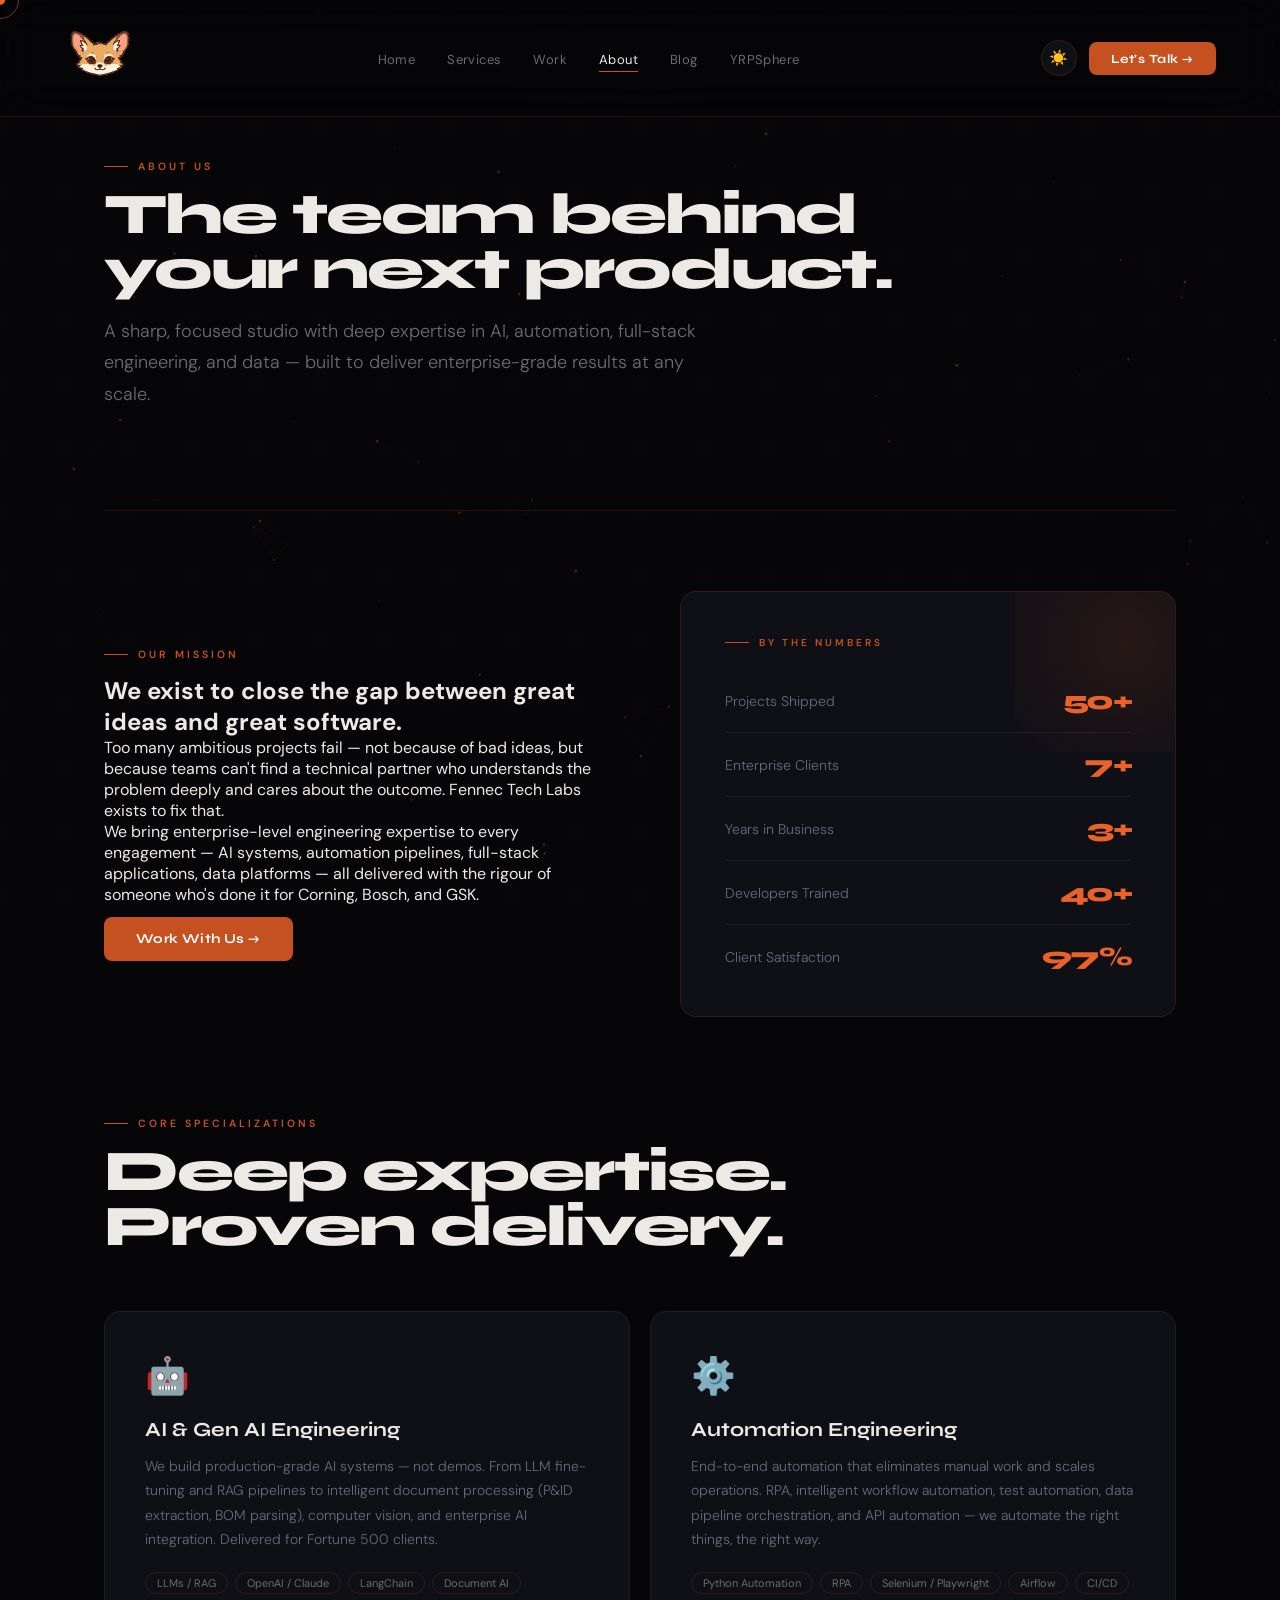
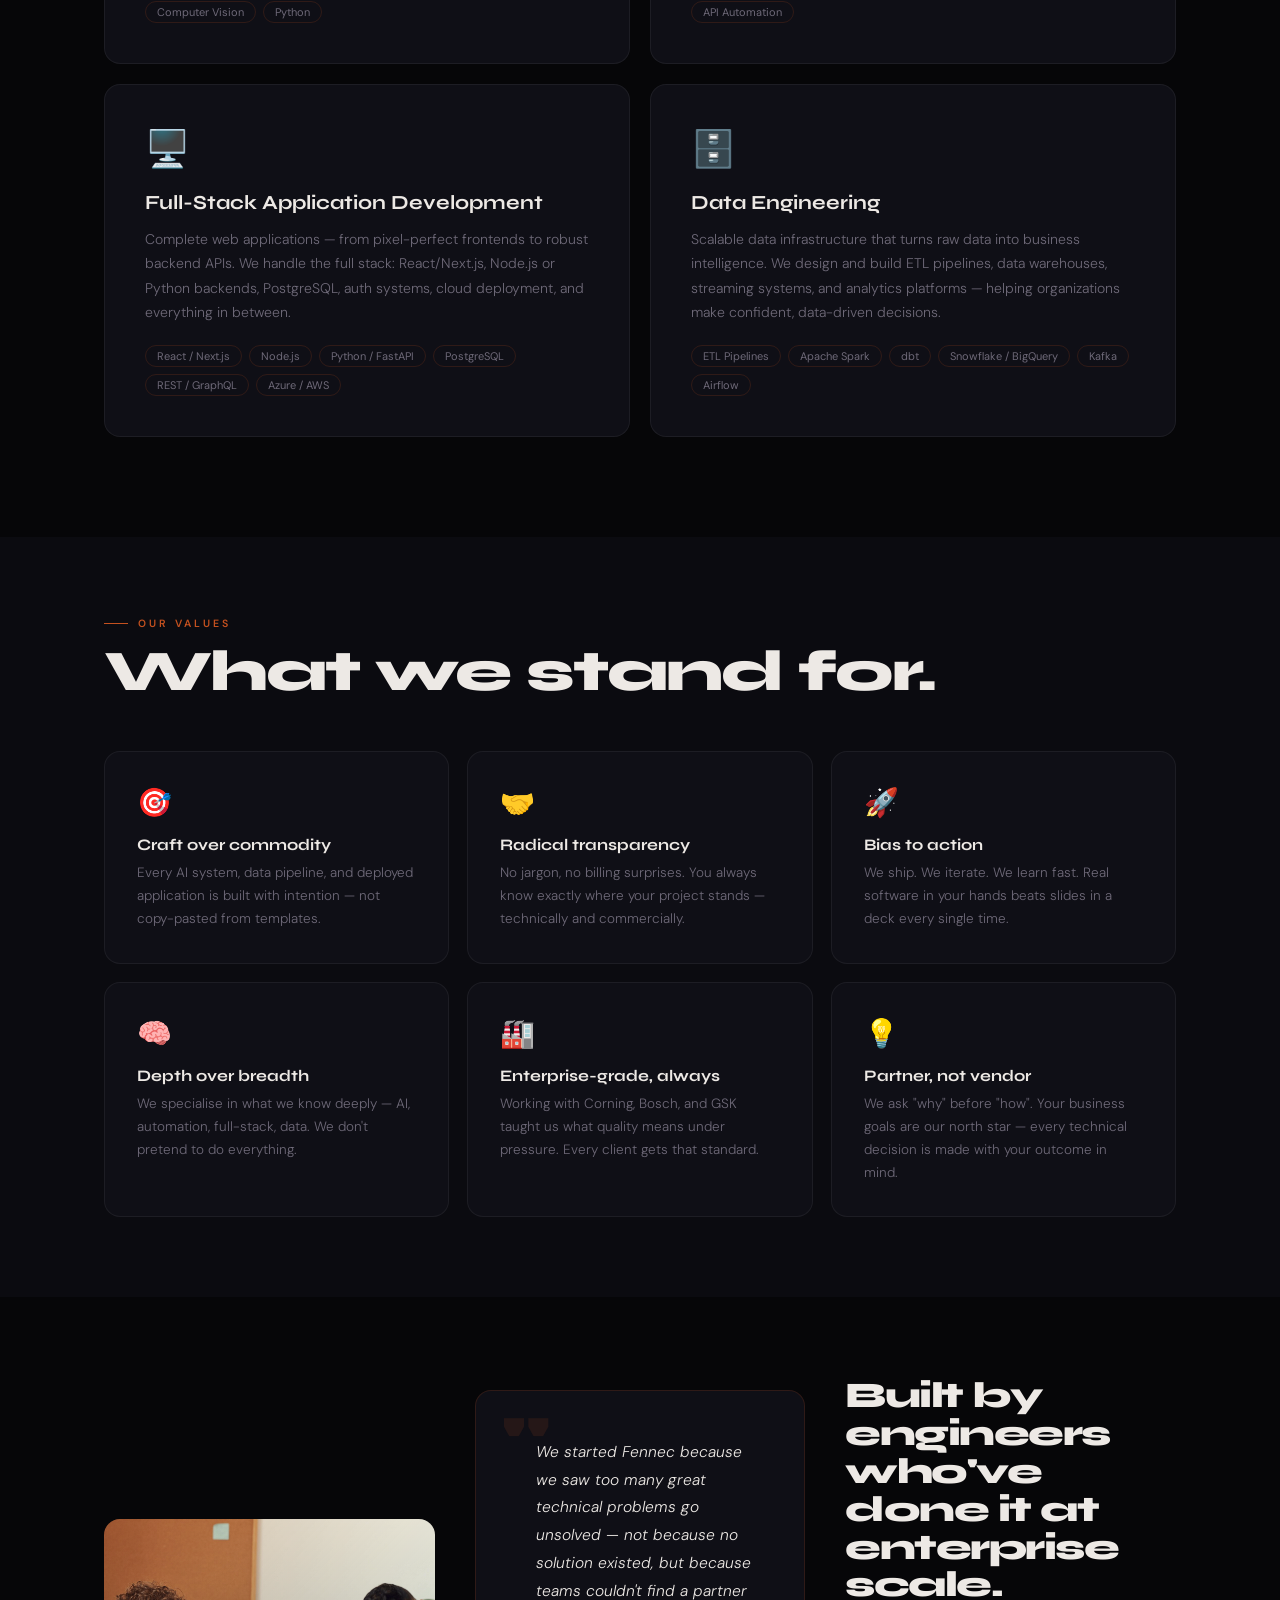
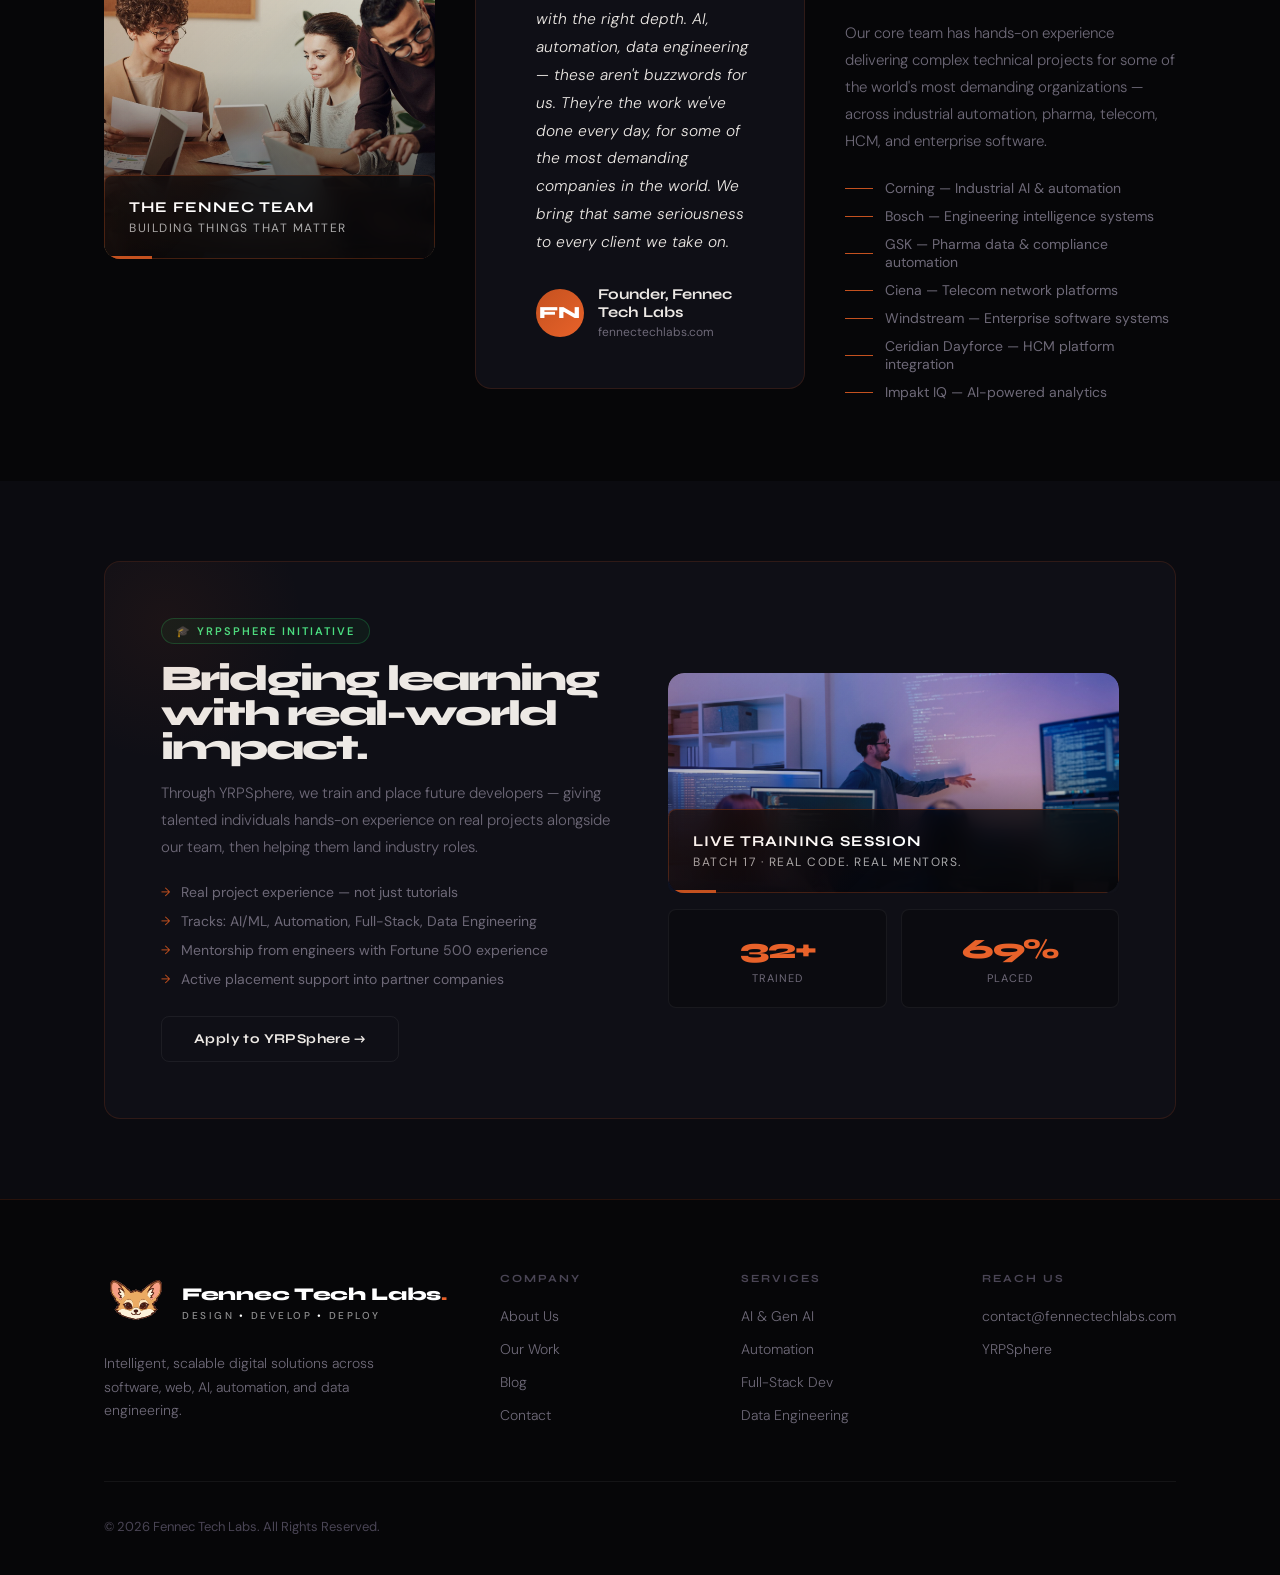
<file: pages/about.html>
<!doctype html>
<html lang="en" data-theme="dark">
  <head>
    <meta charset="UTF-8" />
    <meta name="viewport" content="width=device-width,initial-scale=1.0" />
    <title>About — Fennec Tech Labs</title>
    <link rel="stylesheet" href="../css/global.css" />
    <style>
      .mission-grid {
        display: grid;
        grid-template-columns: 1fr 1fr;
        gap: 80px;
        align-items: center;
        padding: 80px 0 100px;
      }
      .mission-text h2 {
        font-family: "Syne", sans-serif;
        font-size: clamp(28px, 4vw, 48px);
        font-weight: 800;
        letter-spacing: -2px;
        line-height: 0.96;
        color: var(--text);
        margin-bottom: 22px;
      }
      .mission-text p {
        font-size: 15px;
        color: var(--text-muted);
        line-height: 1.8;
        font-weight: 300;
        margin-bottom: 16px;
      }
      .mission-visual {
        background: var(--surface);
        border: 1px solid var(--border);
        border-radius: var(--radius-lg);
        padding: 44px;
        position: relative;
        overflow: hidden;
      }
      .mission-visual::before {
        content: "";
        position: absolute;
        top: -60px;
        right: -60px;
        width: 220px;
        height: 220px;
        background: radial-gradient(
          circle,
          rgba(196, 81, 31, 0.13),
          transparent
        );
        pointer-events: none;
      }
      .mv-row {
        display: flex;
        justify-content: space-between;
        align-items: center;
        padding: 16px 0;
        border-bottom: 1px solid var(--border-sub);
        position: relative;
        z-index: 1;
      }
      .mv-row:last-child {
        border-bottom: none;
        padding-bottom: 0;
      }
      .mv-label {
        font-size: 14px;
        color: var(--text-muted);
        font-weight: 300;
      }
      .mv-val {
        font-family: "Syne", sans-serif;
        font-size: 26px;
        font-weight: 800;
        color: var(--fox-bright);
        letter-spacing: -1.5px;
      }

      .specs {
        padding: 0 0 100px;
      }
      .specs-grid {
        display: grid;
        grid-template-columns: repeat(2, 1fr);
        gap: 20px;
        margin-top: 56px;
      }
      .spec-card {
        background: var(--surface);
        border: 1px solid var(--border-sub);
        border-radius: var(--radius-lg);
        padding: 40px;
        transition: all var(--transition);
        cursor: none;
        position: relative;
        overflow: hidden;
      }
      .spec-card::before {
        content: "";
        position: absolute;
        inset: 0;
        background: radial-gradient(
          circle at 10% 10%,
          var(--fox-dim),
          transparent 60%
        );
        opacity: 0;
        transition: opacity 0.4s;
      }
      .spec-card:hover {
        border-color: var(--fox);
        transform: translateY(-3px);
        box-shadow: 0 16px 48px var(--shadow);
      }
      .spec-card:hover::before {
        opacity: 1;
      }
      .spec-icon {
        font-size: 36px;
        margin-bottom: 18px;
        display: block;
      }
      .spec-name {
        font-family: "Syne", sans-serif;
        font-size: 20px;
        font-weight: 700;
        color: var(--text);
        margin-bottom: 12px;
      }
      .spec-desc {
        font-size: 14px;
        color: var(--text-muted);
        line-height: 1.75;
        font-weight: 300;
        margin-bottom: 20px;
      }
      .spec-tags {
        display: flex;
        flex-wrap: wrap;
        gap: 7px;
      }
      .stag {
        font-size: 11px;
        padding: 3px 11px;
        border: 1px solid var(--border);
        border-radius: 100px;
        color: var(--text-muted);
        transition: all var(--transition);
      }
      .spec-card:hover .stag {
        border-color: rgba(196, 81, 31, 0.35);
        color: var(--fox-bright);
      }

      .values-section {
        padding: 80px 0;
        background: var(--bg2);
      }
      .values-grid {
        display: grid;
        grid-template-columns: repeat(3, 1fr);
        gap: 18px;
        margin-top: 52px;
      }
      .value-card {
        background: var(--surface);
        border: 1px solid var(--border-sub);
        border-radius: var(--radius-lg);
        padding: 32px;
        transition: border-color var(--transition);
        cursor: none;
      }
      .value-card:hover {
        border-color: var(--fox);
      }
      .v-icon {
        font-size: 28px;
        margin-bottom: 14px;
        display: block;
      }
      .v-title {
        font-family: "Syne", sans-serif;
        font-size: 16px;
        font-weight: 700;
        color: var(--text);
        margin-bottom: 8px;
      }
      .v-desc {
        font-size: 13.5px;
        color: var(--text-muted);
        line-height: 1.7;
        font-weight: 300;
      }

      .founder-section {
        padding: 80px 0;
      }
      .founder-grid {
        display: grid;
        grid-template-columns: 1fr 1fr;
        gap: 72px;
        align-items: center;
      }
      .founder-quote-box {
        background: var(--surface);
        border: 1px solid var(--border);
        border-radius: var(--radius-lg);
        padding: 48px;
        position: relative;
      }
      .founder-quote-box::before {
        content: '"';
        position: absolute;
        top: 14px;
        left: 26px;
        font-family: "Syne", sans-serif;
        font-size: 80px;
        color: var(--fox-dim);
        font-weight: 800;
        line-height: 1;
      }
      .fq-text {
        font-size: 15.5px;
        color: var(--text);
        line-height: 1.8;
        font-style: italic;
        font-weight: 300;
        margin-bottom: 28px;
        padding-left: 12px;
      }
      .fq-sig {
        display: flex;
        align-items: center;
        gap: 14px;
        padding-left: 12px;
      }
      .fq-av {
        width: 48px;
        height: 48px;
        border-radius: 50%;
        background: linear-gradient(135deg, var(--fox), var(--fox-bright));
        display: flex;
        align-items: center;
        justify-content: center;
        font-family: "Syne", sans-serif;
        font-weight: 800;
        font-size: 17px;
        color: white;
        flex-shrink: 0;
      }
      .fq-name {
        font-family: "Syne", sans-serif;
        font-size: 15px;
        font-weight: 700;
        color: var(--text);
        margin-bottom: 3px;
      }
      .fq-role {
        font-size: 12px;
        color: var(--text-muted);
      }
      .founder-info h3 {
        font-family: "Syne", sans-serif;
        font-size: clamp(22px, 3vw, 36px);
        font-weight: 800;
        letter-spacing: -1.5px;
        color: var(--text);
        margin-bottom: 16px;
        line-height: 1.05;
      }
      .founder-info p {
        font-size: 15px;
        color: var(--text-muted);
        line-height: 1.8;
        font-weight: 300;
        margin-bottom: 14px;
      }
      .exp-list {
        display: flex;
        flex-direction: column;
        gap: 10px;
        margin-top: 24px;
      }
      .exp-item {
        display: flex;
        align-items: center;
        gap: 12px;
        font-size: 14px;
        color: var(--text-muted);
      }
      .exp-item::before {
        content: "";
        width: 28px;
        height: 1px;
        background: var(--fox);
        flex-shrink: 0;
      }

      .yrp-section {
        padding: 80px 0;
        background: var(--bg2);
      }
      .yrp-inner {
        background: var(--surface);
        border: 1px solid var(--border);
        border-radius: var(--radius-lg);
        padding: 56px;
        display: grid;
        grid-template-columns: 1fr 1fr;
        gap: 56px;
        align-items: center;
        position: relative;
        overflow: hidden;
      }
      .yrp-inner::before {
        content: "";
        position: absolute;
        top: -80px;
        left: -80px;
        width: 280px;
        height: 280px;
        background: radial-gradient(
          circle,
          rgba(196, 81, 31, 0.07),
          transparent 70%
        );
        pointer-events: none;
      }
      .yrp-badge {
        display: inline-flex;
        align-items: center;
        gap: 8px;
        padding: 5px 14px;
        border: 1px solid rgba(34, 197, 94, 0.25);
        border-radius: 100px;
        font-size: 11px;
        color: #4ade80;
        letter-spacing: 2px;
        text-transform: uppercase;
        font-weight: 600;
        background: rgba(34, 197, 94, 0.06);
        margin-bottom: 18px;
      }
      .yrp-title {
        font-family: "Syne", sans-serif;
        font-size: clamp(22px, 3vw, 36px);
        font-weight: 800;
        letter-spacing: -2px;
        line-height: 0.96;
        color: var(--text);
        margin-bottom: 14px;
      }
      .yrp-desc {
        font-size: 15px;
        color: var(--text-muted);
        line-height: 1.8;
        font-weight: 300;
        margin-bottom: 22px;
      }
      .yrp-pts {
        display: flex;
        flex-direction: column;
        gap: 11px;
      }
      .yrp-pt {
        display: flex;
        align-items: flex-start;
        gap: 11px;
        font-size: 14px;
        color: var(--text-muted);
      }
      .yrp-pt::before {
        content: "→";
        color: var(--fox);
        font-size: 12px;
        flex-shrink: 0;
        margin-top: 1px;
      }
      .yrp-stats {
        display: grid;
        grid-template-columns: 1fr 1fr;
        gap: 14px;
      }
      .yrp-stat {
        padding: 22px;
        background: var(--bg2);
        border: 1px solid var(--border-sub);
        border-radius: var(--radius);
        text-align: center;
      }
      .yrp-stat-n {
        font-family: "Syne", sans-serif;
        font-size: 28px;
        font-weight: 800;
        color: var(--fox-bright);
        letter-spacing: -1.5px;
      }
      .yrp-stat-l {
        font-size: 11px;
        color: var(--text-muted);
        letter-spacing: 1px;
        text-transform: uppercase;
        margin-top: 5px;
      }

      /* ── Team Photo ── */
      .team-photo-wrap {
        position: relative;
        border-radius: var(--radius-lg);
        overflow: hidden;
      }
      .team-photo-wrap img {
        width: 100%;
        height: 420px;
        object-fit: cover;
        display: block;
        transition: transform 0.6s ease;
      }
      .team-photo-wrap:hover img {
        transform: scale(1.03);
      }
      .team-photo-wrap::after {
        content: "";
        position: absolute;
        inset: 0;
        background: linear-gradient(
          135deg,
          rgba(196, 81, 31, 0.18) 0%,
          transparent 60%
        );
        pointer-events: none;
      }
      .team-photo-accent {
        position: absolute;
        bottom: 24px;
        left: 24px;
        background: rgba(6, 6, 8, 0.75);
        backdrop-filter: blur(12px);
        border: 1px solid rgba(196, 81, 31, 0.3);
        border-radius: var(--radius);
        padding: 12px 18px;
      }
      .team-photo-accent span {
        font-family: "Syne", sans-serif;
        font-size: 12px;
        font-weight: 700;
        color: var(--fox-bright);
        letter-spacing: 1px;
        text-transform: uppercase;
      }
      .team-photo-accent p {
        font-size: 12px;
        color: rgba(255, 255, 255, 0.6);
        margin-top: 2px;
      }

      /* ── Team Photo ── */
      .team-photo-wrap {
        position: relative;
        border-radius: var(--radius-lg);
        overflow: hidden;
      }
      .team-photo-wrap img {
        width: 100%;
        height: 340px;
        object-fit: cover;
        object-position: center;
        display: block;
        transition: transform 0.6s ease;
      }
      .team-photo-wrap:hover img {
        transform: scale(1.04);
      }
      .team-photo-overlay {
        position: absolute;
        inset: 0;
        background: linear-gradient(
          to top,
          rgba(6, 6, 8, 0.85) 0%,
          rgba(6, 6, 8, 0.15) 55%,
          transparent 100%
        );
      }
      .team-photo-accent {
        position: absolute;
        bottom: 0;
        left: 0;
        right: 0;
        padding: 22px 24px;
      }
      .team-photo-accent span {
        display: block;
        font-family: "Syne", sans-serif;
        font-size: 15px;
        font-weight: 700;
        color: #fff;
        margin-bottom: 4px;
      }
      .team-photo-accent p {
        font-size: 12px;
        color: rgba(255, 255, 255, 0.65);
        letter-spacing: 1.5px;
        text-transform: uppercase;
        margin: 0;
      }
      .team-photo-bar {
        position: absolute;
        bottom: 0;
        left: 0;
        width: 48px;
        height: 3px;
        background: var(--fox);
      }
      [data-theme="light"] .team-photo-overlay {
        background: linear-gradient(
          to top,
          rgba(20, 14, 10, 0.75) 0%,
          rgba(20, 14, 10, 0.1) 55%,
          transparent 100%
        );
      }
      @media (max-width: 900px) {
        .mission-grid,
        .specs-grid,
        .values-grid,
        .founder-grid,
        .yrp-inner {
          grid-template-columns: 1fr;
          gap: 40px;
        }
      }
      @media (max-width: 600px) {
        .mission-grid {
          padding: 48px 0 60px;
        }
        .specs-grid,
        .values-grid {
          grid-template-columns: 1fr;
        }
        .spec-card,
        .value-card {
          padding: 24px 20px;
        }
        .founder-grid {
          gap: 28px;
        }
        .founder-quote-box {
          padding: 32px 24px;
        }
        .yrp-inner {
          padding: 32px 20px;
        }
        .yrp-stats {
          grid-template-columns: repeat(2, 1fr);
        }
        .team-photo-wrap img {
          height: 240px;
        }
        .founder-section,
        .yrp-section,
        .values-section {
          padding: 48px 0;
        }
        .specs {
          padding: 0 0 60px;
        }
      }
    </style>
  </head>
  <body>
    <div class="cursor" id="cursor"></div>
    <div class="cursor-ring" id="cursorRing"></div>
    <canvas id="grid-canvas"></canvas>
    <nav>
      <a href="../index.html" class="fnc-nav-logo">
        <span class="fnc-spark"></span><span class="fnc-spark"></span>
        <span class="fnc-spark"></span><span class="fnc-spark"></span>
        <span class="fnc-spark"></span>
        <img
          src="../images/fennec-logo.svg"
          class="fnc-nav-img"
          alt="Fennec Tech Labs"
        />
        <div class="fnc-nav-text">
          <span class="fnc-nav-name"
            >Fennec Tech Labs<span class="fnc-dot">.</span></span
          >
          <span class="fnc-nav-tagline"
            >Design<span class="fnc-bull">•</span>Develop<span class="fnc-bull"
              >•</span
            >Deploy</span
          >
        </div>
      </a>
      <ul class="nav-links">
        <li><a href="../index.html">Home</a></li>
        <li><a href="services.html">Services</a></li>
        <li><a href="portfolio.html">Work</a></li>
        <li><a href="about.html" class="active">About</a></li>
        <li><a href="blog.html">Blog</a></li>
        <li><a href="yrpsphere.html">YRPSphere</a></li>
      </ul>
      <div class="nav-right">
        <button class="theme-toggle" onclick="toggleTheme()">☀️</button>
        <a href="contact.html" class="nav-cta">Let's Talk →</a>
        <button class="nav-hamburger">
          <span></span><span></span><span></span>
        </button>
      </div>
    </nav>

    <div class="section-wrap">
      <div class="container">
        <div class="page-hero">
          <div class="section-label reveal" style="margin-bottom: 14px">
            About Us
          </div>
          <h1 class="section-title reveal">
            The team behind<br />your next product.
          </h1>
          <p class="page-hero-sub reveal">
            A sharp, focused studio with deep expertise in AI, automation,
            full-stack engineering, and data — built to deliver enterprise-grade
            results at any scale.
          </p>
        </div>

        <div class="mission-grid">
          <div class="reveal-left">
            <div class="section-label">Our Mission</div>
            <h2>
              We exist to close the gap between great ideas and great software.
            </h2>
            <p>
              Too many ambitious projects fail — not because of bad ideas, but
              because teams can't find a technical partner who understands the
              problem deeply and cares about the outcome. Fennec Tech Labs
              exists to fix that.
            </p>
            <p>
              We bring enterprise-level engineering expertise to every
              engagement — AI systems, automation pipelines, full-stack
              applications, data platforms — all delivered with the rigour of
              someone who's done it for Corning, Bosch, and GSK.
            </p>
            <a
              href="contact.html"
              class="btn btn-primary"
              style="margin-top: 12px"
              >Work With Us →</a
            >
          </div>
          <div class="mission-visual reveal-right">
            <div
              class="section-label"
              style="margin-bottom: 20px; font-size: 10px"
            >
              By the Numbers
            </div>
            <div class="mv-row">
              <span class="mv-label">Projects Shipped</span
              ><span class="mv-val" data-count="50" data-suffix="+">0</span>
            </div>
            <div class="mv-row">
              <span class="mv-label">Enterprise Clients</span
              ><span class="mv-val" data-count="7" data-suffix="+">0</span>
            </div>
            <div class="mv-row">
              <span class="mv-label">Years in Business</span
              ><span class="mv-val" data-count="3" data-suffix="+">0</span>
            </div>
            <div class="mv-row">
              <span class="mv-label">Developers Trained</span
              ><span class="mv-val" data-count="40" data-suffix="+">0</span>
            </div>
            <div class="mv-row">
              <span class="mv-label">Client Satisfaction</span
              ><span class="mv-val" data-count="99" data-suffix="%">0</span>
            </div>
          </div>
        </div>

        <div class="specs">
          <div class="section-label reveal">Core Specializations</div>
          <h2 class="section-title reveal">
            Deep expertise.<br />Proven delivery.
          </h2>
          <div class="specs-grid">
            <div class="spec-card reveal">
              <span class="spec-icon">🤖</span>
              <div class="spec-name">AI & Gen AI Engineering</div>
              <p class="spec-desc">
                We build production-grade AI systems — not demos. From LLM
                fine-tuning and RAG pipelines to intelligent document processing
                (P&ID extraction, BOM parsing), computer vision, and enterprise
                AI integration. Delivered for Fortune 500 clients.
              </p>
              <div class="spec-tags">
                <span class="stag">LLMs / RAG</span
                ><span class="stag">OpenAI / Claude</span
                ><span class="stag">LangChain</span
                ><span class="stag">Document AI</span
                ><span class="stag">Computer Vision</span
                ><span class="stag">Python</span>
              </div>
            </div>
            <div class="spec-card reveal">
              <span class="spec-icon">⚙️</span>
              <div class="spec-name">Automation Engineering</div>
              <p class="spec-desc">
                End-to-end automation that eliminates manual work and scales
                operations. RPA, intelligent workflow automation, test
                automation, data pipeline orchestration, and API automation — we
                automate the right things, the right way.
              </p>
              <div class="spec-tags">
                <span class="stag">Python Automation</span
                ><span class="stag">RPA</span
                ><span class="stag">Selenium / Playwright</span
                ><span class="stag">Airflow</span><span class="stag">CI/CD</span
                ><span class="stag">API Automation</span>
              </div>
            </div>
            <div class="spec-card reveal">
              <span class="spec-icon">🖥️</span>
              <div class="spec-name">Full-Stack Application Development</div>
              <p class="spec-desc">
                Complete web applications — from pixel-perfect frontends to
                robust backend APIs. We handle the full stack: React/Next.js,
                Node.js or Python backends, PostgreSQL, auth systems, cloud
                deployment, and everything in between.
              </p>
              <div class="spec-tags">
                <span class="stag">React / Next.js</span
                ><span class="stag">Node.js</span
                ><span class="stag">Python / FastAPI</span
                ><span class="stag">PostgreSQL</span
                ><span class="stag">REST / GraphQL</span
                ><span class="stag">Azure / AWS</span>
              </div>
            </div>
            <div class="spec-card reveal">
              <span class="spec-icon">🗄️</span>
              <div class="spec-name">Data Engineering</div>
              <p class="spec-desc">
                Scalable data infrastructure that turns raw data into business
                intelligence. We design and build ETL pipelines, data
                warehouses, streaming systems, and analytics platforms — helping
                organizations make confident, data-driven decisions.
              </p>
              <div class="spec-tags">
                <span class="stag">ETL Pipelines</span
                ><span class="stag">Apache Spark</span
                ><span class="stag">dbt</span
                ><span class="stag">Snowflake / BigQuery</span
                ><span class="stag">Kafka</span
                ><span class="stag">Airflow</span>
              </div>
            </div>
          </div>
        </div>
      </div>
    </div>

    <section class="values-section section-wrap">
      <div class="container">
        <div class="section-label reveal">Our Values</div>
        <h2 class="section-title reveal">What we stand for.</h2>
        <div class="values-grid">
          <div class="value-card reveal">
            <span class="v-icon">🎯</span>
            <div class="v-title">Craft over commodity</div>
            <p class="v-desc">
              Every AI system, data pipeline, and deployed application is built
              with intention — not copy-pasted from templates.
            </p>
          </div>
          <div class="value-card reveal">
            <span class="v-icon">🤝</span>
            <div class="v-title">Radical transparency</div>
            <p class="v-desc">
              No jargon, no billing surprises. You always know exactly where
              your project stands — technically and commercially.
            </p>
          </div>
          <div class="value-card reveal">
            <span class="v-icon">🚀</span>
            <div class="v-title">Bias to action</div>
            <p class="v-desc">
              We ship. We iterate. We learn fast. Real software in your hands
              beats slides in a deck every single time.
            </p>
          </div>
          <div class="value-card reveal">
            <span class="v-icon">🧠</span>
            <div class="v-title">Depth over breadth</div>
            <p class="v-desc">
              We specialise in what we know deeply — AI, automation, full-stack,
              data. We don't pretend to do everything.
            </p>
          </div>
          <div class="value-card reveal">
            <span class="v-icon">🏭</span>
            <div class="v-title">Enterprise-grade, always</div>
            <p class="v-desc">
              Working with Corning, Bosch, and GSK taught us what quality means
              under pressure. Every client gets that standard.
            </p>
          </div>
          <div class="value-card reveal">
            <span class="v-icon">💡</span>
            <div class="v-title">Partner, not vendor</div>
            <p class="v-desc">
              We ask "why" before "how". Your business goals are our north star
              — every technical decision is made with your outcome in mind.
            </p>
          </div>
        </div>
      </div>
    </section>

    <section class="founder-section section-wrap">
      <div class="container">
        <div
          class="founder-grid"
          style="grid-template-columns: 1fr 1fr 1fr; gap: 40px"
        >
          <!-- Photo -->
          <div class="team-photo-wrap reveal-left">
            <img
              src="../images/team-working.jpg"
              alt="Fennec Tech Labs team collaborating"
            />
            <div class="team-photo-overlay"></div>
            <div class="team-photo-accent">
              <span>The Fennec Team</span>
              <p>Building things that matter</p>
            </div>
            <div class="team-photo-bar"></div>
          </div>
          <!-- Quote -->
          <div class="founder-quote-box reveal">
            <p class="fq-text">
              We started Fennec because we saw too many great technical problems
              go unsolved — not because no solution existed, but because teams
              couldn't find a partner with the right depth. AI, automation, data
              engineering — these aren't buzzwords for us. They're the work
              we've done every day, for some of the most demanding companies in
              the world. We bring that same seriousness to every client we take
              on.
            </p>
            <div class="fq-sig">
              <div class="fq-av">FN</div>
              <div>
                <div class="fq-name">Founder, Fennec Tech Labs</div>
                <div class="fq-role">fennectechlabs.com</div>
              </div>
            </div>
          </div>
          <!-- Info -->
          <div class="founder-info reveal-right">
            <h3>Built by engineers who've done it at enterprise scale.</h3>
            <p>
              Our core team has hands-on experience delivering complex technical
              projects for some of the world's most demanding organizations —
              across industrial automation, pharma, telecom, HCM, and enterprise
              software.
            </p>
            <div class="exp-list">
              <div class="exp-item">Corning — Industrial AI & automation</div>
              <div class="exp-item">
                Bosch — Engineering intelligence systems
              </div>
              <div class="exp-item">
                GSK — Pharma data & compliance automation
              </div>
              <div class="exp-item">Ciena — Telecom network platforms</div>
              <div class="exp-item">
                Windstream — Enterprise software systems
              </div>
              <div class="exp-item">
                Ceridian Dayforce — HCM platform integration
              </div>
              <div class="exp-item">Impakt IQ — AI-powered analytics</div>
            </div>
          </div>
        </div>
      </div>
    </section>

    <section class="yrp-section section-wrap">
      <div class="container">
        <div class="yrp-inner reveal">
          <div>
            <div class="yrp-badge">🎓 YRPSphere Initiative</div>
            <h2 class="yrp-title">Bridging learning with real-world impact.</h2>
            <p class="yrp-desc">
              Through YRPSphere, we train and place future developers — giving
              talented individuals hands-on experience on real projects
              alongside our team, then helping them land industry roles.
            </p>
            <div class="yrp-pts">
              <div class="yrp-pt">
                Real project experience — not just tutorials
              </div>
              <div class="yrp-pt">
                Tracks: AI/ML, Automation, Full-Stack, Data Engineering
              </div>
              <div class="yrp-pt">
                Mentorship from engineers with Fortune 500 experience
              </div>
              <div class="yrp-pt">
                Active placement support into partner companies
              </div>
            </div>
            <a
              href="contact.html"
              class="btn btn-outline"
              style="margin-top: 28px"
              >Apply to YRPSphere →</a
            >
          </div>
          <div style="display: flex; flex-direction: column; gap: 16px">
            <div
              class="team-photo-wrap"
              style="border-radius: var(--radius-lg)"
            >
              <img
                src="../images/yrp-classroom.jpg"
                alt="YRPSphere training session"
                style="
                  width: 100%;
                  height: 220px;
                  object-fit: cover;
                  object-position: center top;
                  border-radius: var(--radius-lg);
                  display: block;
                  transition: transform 0.6s ease;
                "
              />
              <div
                class="team-photo-overlay"
                style="border-radius: var(--radius-lg)"
              ></div>
              <div class="team-photo-accent">
                <span>Live Training Session</span>
                <p>Batch 17 · Real code. Real mentors.</p>
              </div>
              <div
                class="team-photo-bar"
                style="border-radius: 0 0 0 var(--radius-lg)"
              ></div>
            </div>
            <div
              class="yrp-stats"
              style="grid-template-columns: repeat(2, 1fr)"
            >
              <div class="yrp-stat">
                <div class="yrp-stat-n" data-count="40" data-suffix="+">0</div>
                <div class="yrp-stat-l">Trained</div>
              </div>
              <div class="yrp-stat">
                <div class="yrp-stat-n" data-count="85" data-suffix="%">0</div>
                <div class="yrp-stat-l">Placed</div>
              </div>
            </div>
          </div>
        </div>
      </div>
    </section>

    <footer class="section-wrap">
      <div class="container">
        <div class="footer-grid">
          <div class="footer-brand">
            <div class="footer-logo-wrap">
              <img
                src="../images/fennec-logo.svg"
                alt="Fennec Tech Labs"
                class="footer-logo-img"
              />
              <div class="footer-logo-text">
                <span class="footer-brand-name"
                  >Fennec Tech Labs<span class="footer-brand-dot">.</span></span
                >
                <span class="footer-brand-tagline"
                  >Design<span class="footer-bull">•</span>Develop<span
                    class="footer-bull"
                    >•</span
                  >Deploy</span
                >
              </div>
            </div>
            <p>
              Intelligent, scalable digital solutions across software, web, AI,
              automation, and data engineering.
            </p>
          </div>
          <div class="footer-col">
            <h4>Company</h4>
            <ul>
              <li><a href="about.html">About Us</a></li>
              <li><a href="portfolio.html">Our Work</a></li>
              <li><a href="blog.html">Blog</a></li>
              <li><a href="contact.html">Contact</a></li>
            </ul>
          </div>
          <div class="footer-col">
            <h4>Services</h4>
            <ul>
              <li><a href="services.html">AI & Gen AI</a></li>
              <li><a href="services.html">Automation</a></li>
              <li><a href="services.html">Full-Stack Dev</a></li>
              <li><a href="services.html">Data Engineering</a></li>
            </ul>
          </div>
          <div class="footer-col">
            <h4>Reach Us</h4>
            <ul>
              <li>
                <a href="mailto:contact@fennectechlabs.com"
                  >contact@fennectechlabs.com</a
                >
              </li>
              <li><a href="yrpsphere.html">YRPSphere</a></li>
            </ul>
          </div>
        </div>
        <div class="footer-bottom">
          <div class="footer-copy">
            © 2026 Fennec Tech Labs. All Rights Reserved.
          </div>
          <!-- <div class="footer-socials">
            <a href="#">in</a><a href="#">𝕏</a><a href="#">gh</a>
          </div> -->
        </div>
      </div>
    </footer>
    <script src="../js/global.js"></script>
  </body>
</html>
</file>
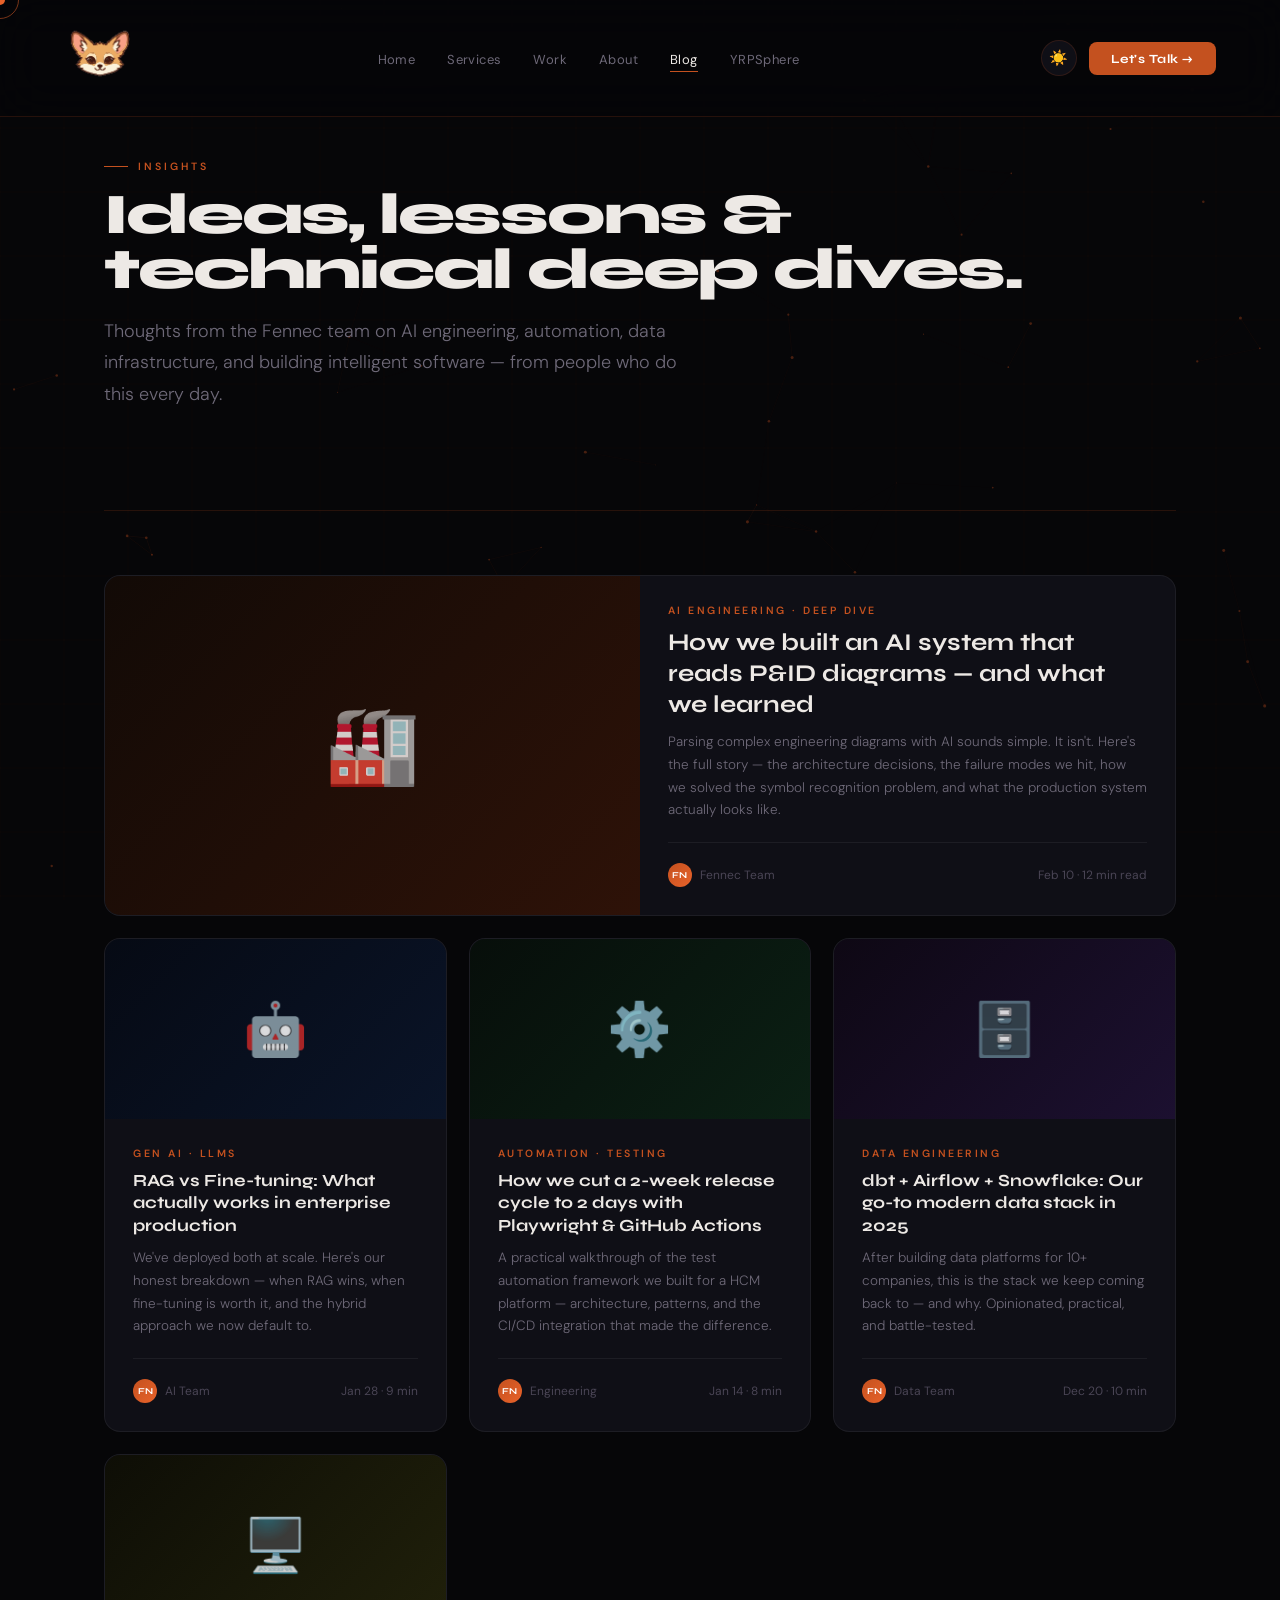
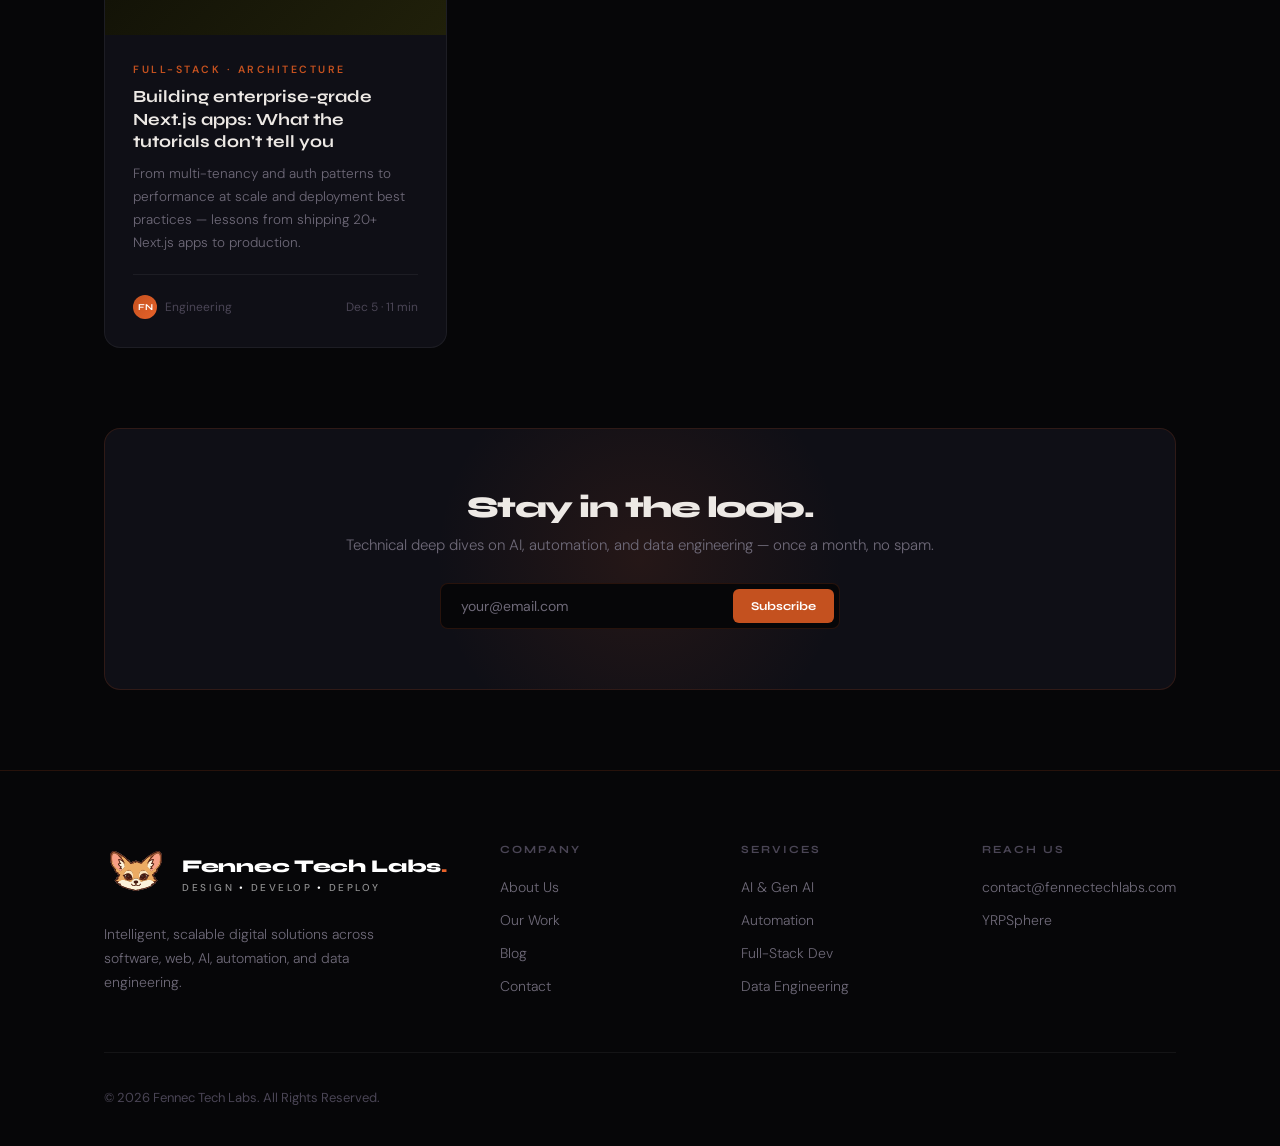
<file: pages/blog.html>
<!doctype html>
<html lang="en" data-theme="dark">
  <head>
    <meta charset="UTF-8" />
    <meta name="viewport" content="width=device-width,initial-scale=1.0" />
    <title>Blog — Fennec Tech Labs</title>
    <link rel="stylesheet" href="../css/global.css" />
    <style>
      .blog-grid {
        display: grid;
        grid-template-columns: repeat(3, 1fr);
        gap: 22px;
        margin-top: 64px;
      }
      .blog-card {
        background: var(--surface);
        border: 1px solid var(--border-sub);
        border-radius: var(--radius-lg);
        overflow: hidden;
        transition: all var(--transition);
        cursor: none;
        text-decoration: none;
        display: flex;
        flex-direction: column;
      }
      .blog-card:hover {
        border-color: var(--fox);
        transform: translateY(-4px);
        box-shadow: 0 20px 50px var(--shadow);
      }
      .blog-card.featured {
        grid-column: 1/-1;
        display: grid;
        grid-template-columns: 1fr 1fr;
      }
      .blog-thumb {
        height: 200px;
        position: relative;
        overflow: hidden;
        display: flex;
        align-items: center;
        justify-content: center;
      }
      .blog-card.featured .blog-thumb {
        height: 100%;
        min-height: 260px;
      }
      .blog-thumb-bg {
        position: absolute;
        inset: 0;
        transition: transform 0.5s;
      }
      .blog-card:hover .blog-thumb-bg {
        transform: scale(1.05);
      }
      .blog-emoji {
        font-size: 52px;
        position: relative;
        z-index: 1;
        opacity: 0.85;
      }
      .blog-card.featured .blog-emoji {
        font-size: 76px;
      }
      .blog-body {
        padding: 28px;
        flex: 1;
        display: flex;
        flex-direction: column;
      }
      .blog-cat {
        font-size: 10.5px;
        letter-spacing: 2.5px;
        text-transform: uppercase;
        color: var(--fox);
        font-weight: 600;
        margin-bottom: 10px;
      }
      .blog-title {
        font-family: "Syne", sans-serif;
        font-size: 17px;
        font-weight: 700;
        color: var(--text);
        margin-bottom: 10px;
        line-height: 1.3;
      }
      .blog-card.featured .blog-title {
        font-size: 24px;
      }
      .blog-excerpt {
        font-size: 13.5px;
        color: var(--text-muted);
        line-height: 1.7;
        font-weight: 300;
        margin-bottom: auto;
        padding-bottom: 20px;
      }
      .blog-meta {
        display: flex;
        align-items: center;
        justify-content: space-between;
        font-size: 12px;
        color: var(--text-dim);
        padding-top: 20px;
        border-top: 1px solid var(--border-sub);
        margin-top: auto;
      }
      .blog-author {
        display: flex;
        align-items: center;
        gap: 8px;
      }
      .blog-av {
        width: 24px;
        height: 24px;
        border-radius: 50%;
        background: linear-gradient(135deg, var(--fox), var(--fox-bright));
        display: flex;
        align-items: center;
        justify-content: center;
        font-size: 9px;
        font-weight: 700;
        color: white;
        font-family: "Syne", sans-serif;
      }

      .t1 {
        background: linear-gradient(135deg, #120a06, #2e1208);
      }
      .t2 {
        background: linear-gradient(135deg, #060a14, #0a1428);
      }
      .t3 {
        background: linear-gradient(135deg, #070e0a, #0b2014);
      }
      .t4 {
        background: linear-gradient(135deg, #0e0814, #1c1030);
      }
      .t5 {
        background: linear-gradient(135deg, #0e0e06, #20200a);
      }

      .newsletter {
        background: var(--surface);
        border: 1px solid var(--border);
        border-radius: var(--radius-lg);
        padding: 60px;
        text-align: center;
        margin: 80px 0;
        position: relative;
        overflow: hidden;
      }
      .newsletter::before {
        content: "";
        position: absolute;
        top: 50%;
        left: 50%;
        transform: translate(-50%, -50%);
        width: 500px;
        height: 300px;
        background: radial-gradient(circle, var(--fox-dim), transparent 70%);
        pointer-events: none;
      }
      .newsletter h2 {
        font-family: "Syne", sans-serif;
        font-size: 30px;
        font-weight: 800;
        color: var(--text);
        letter-spacing: -1.5px;
        margin-bottom: 10px;
        position: relative;
        z-index: 1;
      }
      .newsletter p {
        font-size: 15px;
        color: var(--text-muted);
        margin-bottom: 28px;
        font-weight: 300;
        position: relative;
        z-index: 1;
      }
      .nl-form {
        display: inline-flex;
        gap: 10px;
        background: var(--bg);
        border: 1px solid var(--border);
        border-radius: var(--radius);
        padding: 5px 5px 5px 20px;
        max-width: 400px;
        width: 90%;
        position: relative;
        z-index: 1;
      }
      .nl-form input {
        background: none;
        border: none;
        outline: none;
        font-family: "DM Sans", sans-serif;
        font-size: 14px;
        color: var(--text);
        flex: 1;
        min-width: 0;
      }
      .nl-form input::placeholder {
        color: var(--text-muted);
      }
      .nl-form button {
        font-family: "Syne", sans-serif;
        font-size: 12px;
        font-weight: 700;
        padding: 10px 18px;
        background: var(--fox);
        color: white;
        border: none;
        border-radius: 6px;
        cursor: none;
        transition: all var(--transition);
      }
      .nl-form button:hover {
        background: var(--fox-bright);
      }

      @media (max-width: 900px) {
        .blog-grid {
          grid-template-columns: 1fr;
        }
        .blog-card.featured {
          grid-column: 1;
          display: flex;
        }
        .blog-card.featured .blog-thumb {
          min-height: 180px;
        }
      }
      @media (max-width: 600px) {
        .blog-card.featured {
          flex-direction: column;
        }
        .blog-body {
          padding: 20px;
        }
        .blog-title {
          font-size: 15px;
        }
        .blog-card.featured .blog-title {
          font-size: 18px;
        }
        .newsletter {
          padding: 36px 20px;
          margin: 48px 0;
        }
        .nl-form {
          flex-direction: column;
          padding: 10px;
        }
        .nl-form button {
          width: 100%;
          padding: 11px;
        }
      }
    </style>
  </head>
  <body>
    <div class="cursor" id="cursor"></div>
    <div class="cursor-ring" id="cursorRing"></div>
    <canvas id="grid-canvas"></canvas>
    <nav>
      <a href="../index.html" class="fnc-nav-logo">
        <span class="fnc-spark"></span><span class="fnc-spark"></span>
        <span class="fnc-spark"></span><span class="fnc-spark"></span>
        <span class="fnc-spark"></span>
        <img
          src="../images/fennec-logo.svg"
          class="fnc-nav-img"
          alt="Fennec Tech Labs"
        />
        <div class="fnc-nav-text">
          <span class="fnc-nav-name"
            >Fennec Tech Labs<span class="fnc-dot">.</span></span
          >
          <span class="fnc-nav-tagline"
            >Design<span class="fnc-bull">•</span>Develop<span class="fnc-bull"
              >•</span
            >Deploy</span
          >
        </div>
      </a>
      <ul class="nav-links">
        <li><a href="../index.html">Home</a></li>
        <li><a href="services.html">Services</a></li>
        <li><a href="portfolio.html">Work</a></li>
        <li><a href="about.html">About</a></li>
        <li><a href="blog.html" class="active">Blog</a></li>
        <li><a href="yrpsphere.html">YRPSphere</a></li>
      </ul>
      <div class="nav-right">
        <button class="theme-toggle" onclick="toggleTheme()">☀️</button>
        <a href="contact.html" class="nav-cta">Let's Talk →</a>
        <button class="nav-hamburger">
          <span></span><span></span><span></span>
        </button>
      </div>
    </nav>

    <div class="section-wrap">
      <div class="container">
        <div class="page-hero">
          <div class="section-label reveal" style="margin-bottom: 14px">
            Insights
          </div>
          <h1 class="section-title reveal">
            Ideas, lessons &<br />technical deep dives.
          </h1>
          <p class="page-hero-sub reveal">
            Thoughts from the Fennec team on AI engineering, automation, data
            infrastructure, and building intelligent software — from people who
            do this every day.
          </p>
        </div>

        <div class="blog-grid">
          <!-- Featured -->
          <a href="#" class="blog-card featured reveal">
            <div class="blog-thumb">
              <div class="blog-thumb-bg t1"></div>
              <div class="blog-emoji">🏭</div>
            </div>
            <div class="blog-body">
              <div class="blog-cat">AI Engineering · Deep Dive</div>
              <div class="blog-title">
                How we built an AI system that reads P&ID diagrams — and what we
                learned
              </div>
              <p class="blog-excerpt">
                Parsing complex engineering diagrams with AI sounds simple. It
                isn't. Here's the full story — the architecture decisions, the
                failure modes we hit, how we solved the symbol recognition
                problem, and what the production system actually looks like.
              </p>
              <div class="blog-meta">
                <div class="blog-author">
                  <div class="blog-av">FN</div>
                  Fennec Team
                </div>
                <span>Feb 10 · 12 min read</span>
              </div>
            </div>
          </a>

          <a href="#" class="blog-card reveal">
            <div class="blog-thumb" style="height: 180px">
              <div class="blog-thumb-bg t2"></div>
              <div class="blog-emoji">🤖</div>
            </div>
            <div class="blog-body">
              <div class="blog-cat">Gen AI · LLMs</div>
              <div class="blog-title">
                RAG vs Fine-tuning: What actually works in enterprise production
              </div>
              <p class="blog-excerpt">
                We've deployed both at scale. Here's our honest breakdown — when
                RAG wins, when fine-tuning is worth it, and the hybrid approach
                we now default to.
              </p>
              <div class="blog-meta">
                <div class="blog-author">
                  <div class="blog-av">FN</div>
                  AI Team
                </div>
                <span>Jan 28 · 9 min</span>
              </div>
            </div>
          </a>

          <a href="#" class="blog-card reveal">
            <div class="blog-thumb" style="height: 180px">
              <div class="blog-thumb-bg t3"></div>
              <div class="blog-emoji">⚙️</div>
            </div>
            <div class="blog-body">
              <div class="blog-cat">Automation · Testing</div>
              <div class="blog-title">
                How we cut a 2-week release cycle to 2 days with Playwright &
                GitHub Actions
              </div>
              <p class="blog-excerpt">
                A practical walkthrough of the test automation framework we
                built for a HCM platform — architecture, patterns, and the CI/CD
                integration that made the difference.
              </p>
              <div class="blog-meta">
                <div class="blog-author">
                  <div class="blog-av">FN</div>
                  Engineering
                </div>
                <span>Jan 14 · 8 min</span>
              </div>
            </div>
          </a>

          <a href="#" class="blog-card reveal">
            <div class="blog-thumb" style="height: 180px">
              <div class="blog-thumb-bg t4"></div>
              <div class="blog-emoji">🗄️</div>
            </div>
            <div class="blog-body">
              <div class="blog-cat">Data Engineering</div>
              <div class="blog-title">
                dbt + Airflow + Snowflake: Our go-to modern data stack in 2025
              </div>
              <p class="blog-excerpt">
                After building data platforms for 10+ companies, this is the
                stack we keep coming back to — and why. Opinionated, practical,
                and battle-tested.
              </p>
              <div class="blog-meta">
                <div class="blog-author">
                  <div class="blog-av">FN</div>
                  Data Team
                </div>
                <span>Dec 20 · 10 min</span>
              </div>
            </div>
          </a>

          <a href="#" class="blog-card reveal">
            <div class="blog-thumb" style="height: 180px">
              <div class="blog-thumb-bg t5"></div>
              <div class="blog-emoji">🖥️</div>
            </div>
            <div class="blog-body">
              <div class="blog-cat">Full-Stack · Architecture</div>
              <div class="blog-title">
                Building enterprise-grade Next.js apps: What the tutorials don't
                tell you
              </div>
              <p class="blog-excerpt">
                From multi-tenancy and auth patterns to performance at scale and
                deployment best practices — lessons from shipping 20+ Next.js
                apps to production.
              </p>
              <div class="blog-meta">
                <div class="blog-author">
                  <div class="blog-av">FN</div>
                  Engineering
                </div>
                <span>Dec 5 · 11 min</span>
              </div>
            </div>
          </a>
        </div>

        <div class="newsletter reveal">
          <h2>Stay in the loop.</h2>
          <p>
            Technical deep dives on AI, automation, and data engineering — once
            a month, no spam.
          </p>
          <div class="nl-form">
            <input type="email" id="nlEmail" placeholder="your@email.com" />
            <button onclick="subscribeNL()">Subscribe</button>
          </div>
        </div>
      </div>
    </div>

    <footer class="section-wrap">
      <div class="container">
        <div class="footer-grid">
          <div class="footer-brand">
            <div class="footer-logo-wrap">
              <img
                src="../images/fennec-logo.svg"
                alt="Fennec Tech Labs"
                class="footer-logo-img"
              />
              <div class="footer-logo-text">
                <span class="footer-brand-name"
                  >Fennec Tech Labs<span class="footer-brand-dot">.</span></span
                >
                <span class="footer-brand-tagline"
                  >Design<span class="footer-bull">•</span>Develop<span
                    class="footer-bull"
                    >•</span
                  >Deploy</span
                >
              </div>
            </div>
            <p>
              Intelligent, scalable digital solutions across software, web, AI,
              automation, and data engineering.
            </p>
          </div>
          <div class="footer-col">
            <h4>Company</h4>
            <ul>
              <li><a href="about.html">About Us</a></li>
              <li><a href="portfolio.html">Our Work</a></li>
              <li><a href="blog.html">Blog</a></li>
              <li><a href="contact.html">Contact</a></li>
            </ul>
          </div>
          <div class="footer-col">
            <h4>Services</h4>
            <ul>
              <li><a href="services.html">AI & Gen AI</a></li>
              <li><a href="services.html">Automation</a></li>
              <li><a href="services.html">Full-Stack Dev</a></li>
              <li><a href="services.html">Data Engineering</a></li>
            </ul>
          </div>
          <div class="footer-col">
            <h4>Reach Us</h4>
            <ul>
              <li>
                <a href="mailto:contact@fennectechlabs.com"
                  >contact@fennectechlabs.com</a
                >
              </li>
              <li><a href="yrpsphere.html">YRPSphere</a></li>
            </ul>
          </div>
        </div>
        <div class="footer-bottom">
          <div class="footer-copy">
            © 2026 Fennec Tech Labs. All Rights Reserved.
          </div>
          <!-- <div class="footer-socials">
            <a href="#">in</a><a href="#">𝕏</a><a href="#">gh</a>
          </div> -->
        </div>
      </div>
    </footer>
    <script src="../js/global.js"></script>
    <script>
      const SHEET_URL =
        "https://script.google.com/macros/s/AKfycbzmyO9-6W6xzQlaZLF8-ejCDDI7e7ID9I5Fd7TgjD6kwbdwnH2TH1Vf1HSTzSR_udxKvQ/exec";
      async function subscribeNL() {
        const email = document.getElementById("nlEmail").value.trim();
        if (!email || !email.includes("@")) {
          showToast("Please enter a valid email.", "⚠️");
          return;
        }
        try {
          await fetch(SHEET_URL, {
            method: "POST",
            mode: "no-cors",
            headers: { "Content-Type": "application/json" },
            body: JSON.stringify({
              email,
              source: "Newsletter Blog",
              timestamp: new Date().toISOString(),
            }),
          });
          showToast("Subscribed! Welcome to the Fennec community 🦊", "✓");
          document.getElementById("nlEmail").value = "";
        } catch (e) {
          showToast("Something went wrong. Try again!", "⚠️");
        }
      }
    </script>
  </body>
</html>
</file>
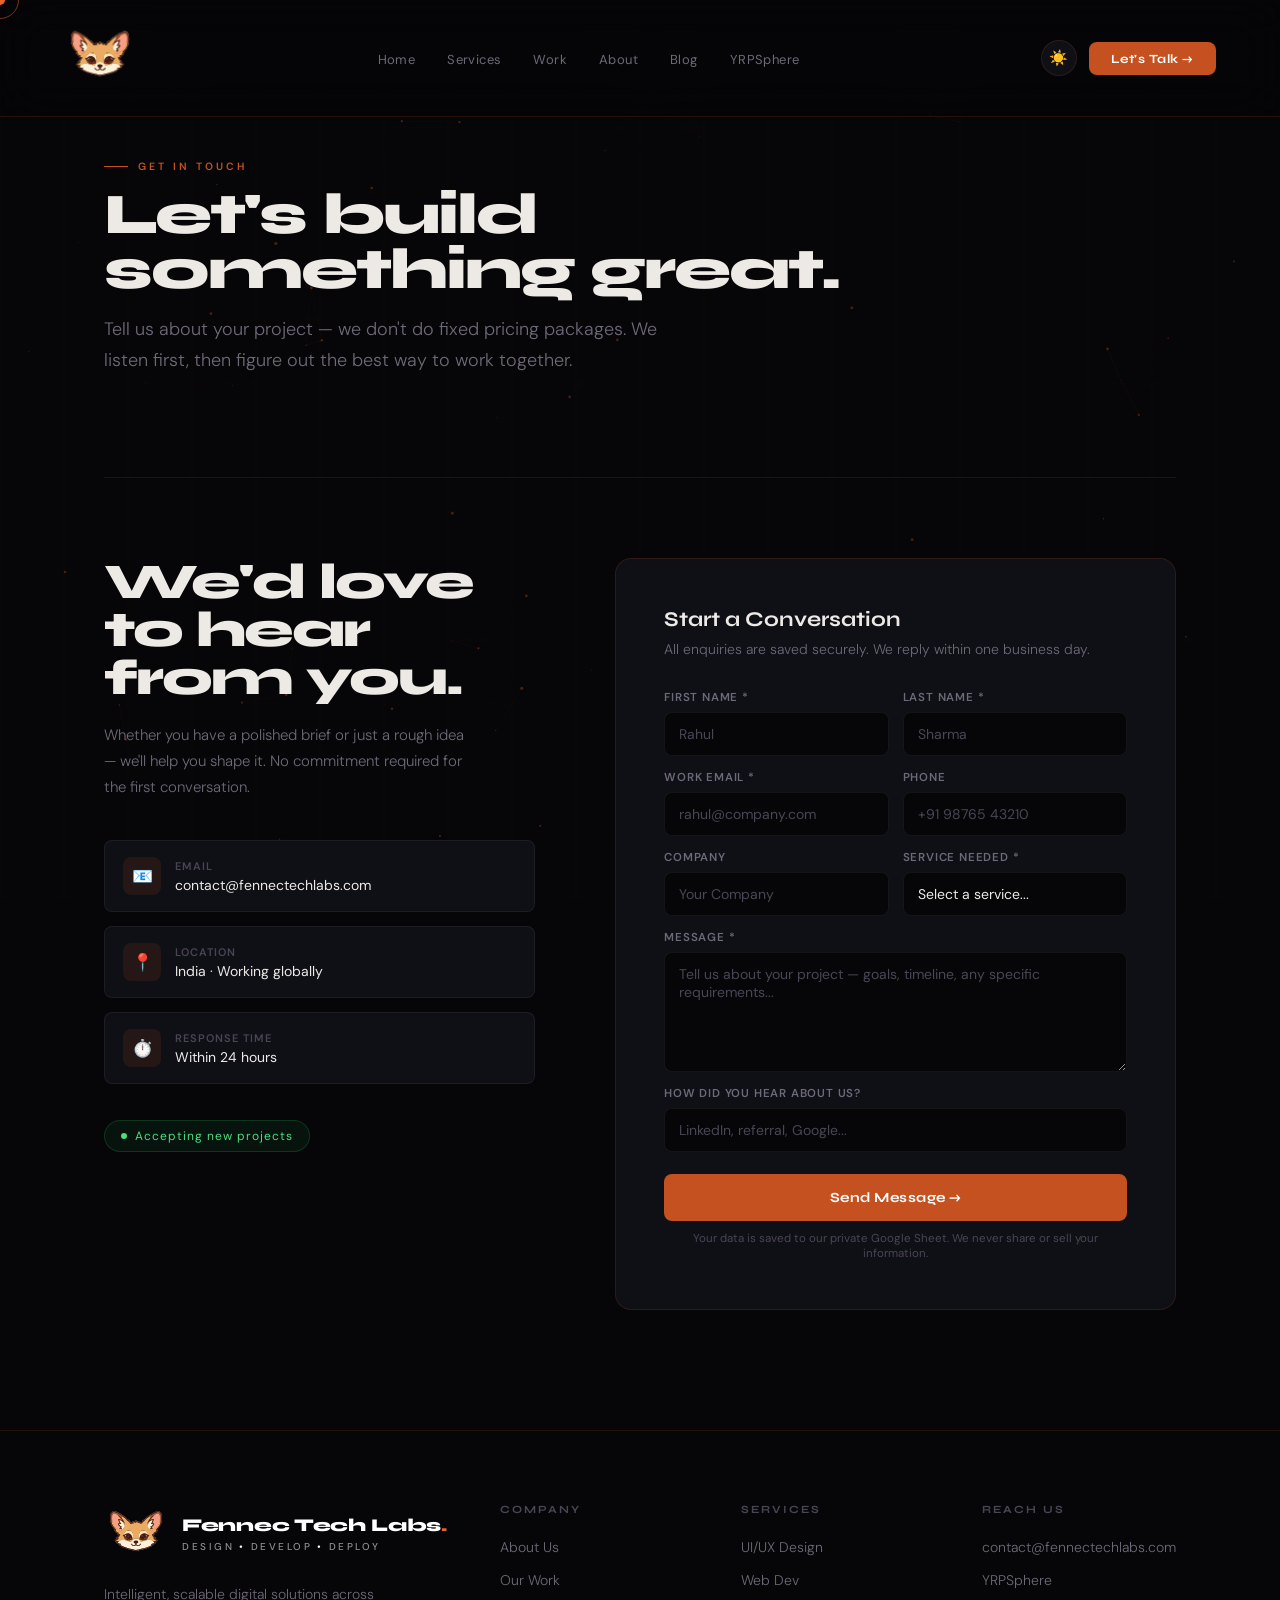
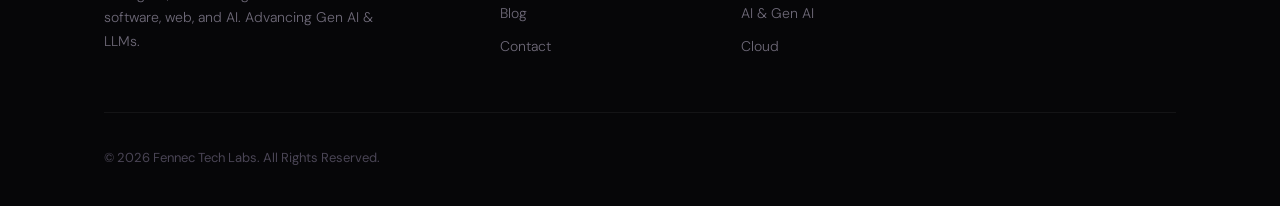
<file: pages/contact.html>
<!doctype html>
<html lang="en" data-theme="dark">
  <head>
    <meta charset="UTF-8" />
    <meta name="viewport" content="width=device-width,initial-scale=1.0" />
    <title>Contact — Fennec Tech Labs</title>
    <link rel="stylesheet" href="../css/global.css" />
    <style>
      .contact-layout {
        display: grid;
        grid-template-columns: 1fr 1.3fr;
        gap: 80px;
        padding: 80px 0 120px;
        align-items: start;
      }
      .contact-info {
        position: sticky;
        top: 120px;
      }
      .contact-info h2 {
        font-family: "Syne", sans-serif;
        font-size: clamp(30px, 4vw, 50px);
        font-weight: 800;
        letter-spacing: -2px;
        line-height: 0.96;
        color: var(--text);
        margin-bottom: 20px;
      }
      .contact-info p {
        font-size: 15px;
        color: var(--text-muted);
        line-height: 1.75;
        font-weight: 300;
        margin-bottom: 40px;
        max-width: 360px;
      }
      .contact-detail {
        display: flex;
        flex-direction: column;
        gap: 14px;
        margin-bottom: 36px;
      }
      .contact-detail-item {
        display: flex;
        align-items: center;
        gap: 14px;
        padding: 16px 18px;
        background: var(--surface);
        border: 1px solid var(--border-sub);
        border-radius: var(--radius);
        transition: border-color var(--transition);
        cursor: none;
      }
      .contact-detail-item:hover {
        border-color: var(--fox);
      }
      .detail-icon {
        width: 38px;
        height: 38px;
        background: var(--fox-dim);
        border-radius: var(--radius);
        display: flex;
        align-items: center;
        justify-content: center;
        font-size: 17px;
        flex-shrink: 0;
      }
      .detail-label {
        font-size: 11px;
        color: var(--text-dim);
        letter-spacing: 1px;
        text-transform: uppercase;
        margin-bottom: 3px;
        font-weight: 600;
      }
      .detail-value {
        font-size: 14px;
        color: var(--text);
      }
      .avail-badge {
        display: inline-flex;
        align-items: center;
        gap: 8px;
        padding: 7px 16px;
        background: rgba(34, 197, 94, 0.07);
        border: 1px solid rgba(34, 197, 94, 0.2);
        border-radius: 100px;
        font-size: 12px;
        color: #4ade80;
        letter-spacing: 1px;
      }
      .avail-dot {
        width: 6px;
        height: 6px;
        background: #4ade80;
        border-radius: 50%;
        animation: blink 1.5s infinite;
      }
      @keyframes blink {
        0%,
        100% {
          opacity: 1;
        }
        50% {
          opacity: 0.3;
        }
      }
      .form-box {
        background: var(--surface);
        border: 1px solid var(--border);
        border-radius: var(--radius-lg);
        padding: 48px;
      }
      .form-title {
        font-family: "Syne", sans-serif;
        font-size: 21px;
        font-weight: 700;
        color: var(--text);
        margin-bottom: 8px;
      }
      .form-sub {
        font-size: 14px;
        color: var(--text-muted);
        margin-bottom: 32px;
        font-weight: 300;
      }
      .form-grid {
        display: grid;
        grid-template-columns: 1fr 1fr;
        gap: 14px;
      }
      .fg {
        display: flex;
        flex-direction: column;
        gap: 7px;
      }
      .fg.full {
        grid-column: 1/-1;
      }
      .fg label {
        font-size: 11.5px;
        font-weight: 600;
        color: var(--text-muted);
        letter-spacing: 0.8px;
        text-transform: uppercase;
      }
      .fg input,
      .fg select,
      .fg textarea {
        background: var(--bg);
        border: 1px solid var(--border-sub);
        border-radius: var(--radius);
        padding: 12px 14px;
        font-family: "DM Sans", sans-serif;
        font-size: 14px;
        color: var(--text);
        outline: none;
        transition:
          border-color var(--transition),
          box-shadow var(--transition);
        width: 100%;
        appearance: none;
      }
      .fg input:focus,
      .fg select:focus,
      .fg textarea:focus {
        border-color: var(--fox);
        box-shadow: 0 0 0 3px var(--fox-dim);
      }
      .fg input::placeholder,
      .fg textarea::placeholder {
        color: var(--text-dim);
      }
      .fg textarea {
        resize: vertical;
        min-height: 120px;
      }
      .budget-grid {
        display: grid;
        grid-template-columns: repeat(3, 1fr);
        gap: 8px;
      }
      .bo {
        display: none;
      }
      .bl {
        display: flex;
        align-items: center;
        justify-content: center;
        padding: 10px 6px;
        border: 1px solid var(--border-sub);
        border-radius: var(--radius);
        font-size: 12px;
        color: var(--text-muted);
        cursor: none;
        transition: all var(--transition);
        text-align: center;
        font-weight: 500;
      }
      .bo:checked + .bl {
        border-color: var(--fox);
        color: var(--fox-bright);
        background: var(--fox-dim);
      }
      .bl:hover {
        border-color: rgba(196, 81, 31, 0.35);
        color: var(--text);
      }
      .sub-btn {
        width: 100%;
        margin-top: 22px;
        font-family: "Syne", sans-serif;
        font-size: 14px;
        font-weight: 700;
        padding: 15px;
        background: var(--fox);
        color: white;
        border: none;
        border-radius: var(--radius);
        cursor: none;
        letter-spacing: 0.5px;
        transition: all var(--transition);
      }
      .sub-btn:hover {
        background: var(--fox-bright);
        box-shadow: 0 0 36px var(--fox-glow);
        transform: translateY(-1px);
      }
      .sub-btn:disabled {
        opacity: 0.6;
        transform: none;
        box-shadow: none;
      }
      .form-note {
        font-size: 11.5px;
        color: var(--text-dim);
        text-align: center;
        margin-top: 10px;
      }
      @media (max-width: 900px) {
        .contact-layout {
          grid-template-columns: 1fr;
          gap: 40px;
        }
        .contact-info {
          position: static;
        }
        .form-grid {
          grid-template-columns: 1fr;
        }
        .budget-grid {
          grid-template-columns: repeat(2, 1fr);
        }
        .form-box {
          padding: 24px 18px;
        }
      }
      @media (max-width: 600px) {
        .contact-layout {
          padding: 48px 0 60px;
        }
        .form-box {
          padding: 20px 14px;
        }
        .contact-detail {
          gap: 10px;
        }
        .contact-detail-item {
          padding: 12px 14px;
        }
        .detail-icon {
          width: 32px;
          height: 32px;
          font-size: 14px;
        }
        .budget-grid {
          grid-template-columns: 1fr 1fr;
        }
        .sub-btn {
          padding: 13px;
        }
      }
    </style>
  </head>
  <body>
    <div class="cursor" id="cursor"></div>
    <div class="cursor-ring" id="cursorRing"></div>
    <canvas id="grid-canvas"></canvas>
    <nav>
      <a href="../index.html" class="fnc-nav-logo">
        <span class="fnc-spark"></span><span class="fnc-spark"></span>
        <span class="fnc-spark"></span><span class="fnc-spark"></span>
        <span class="fnc-spark"></span>
        <img
          src="../images/fennec-logo.svg"
          class="fnc-nav-img"
          alt="Fennec Tech Labs"
        />
        <div class="fnc-nav-text">
          <span class="fnc-nav-name"
            >Fennec Tech Labs<span class="fnc-dot">.</span></span
          >
          <span class="fnc-nav-tagline"
            >Design<span class="fnc-bull">•</span>Develop<span class="fnc-bull"
              >•</span
            >Deploy</span
          >
        </div>
      </a>
      <ul class="nav-links">
        <li><a href="../index.html">Home</a></li>
        <li><a href="services.html">Services</a></li>
        <li><a href="portfolio.html">Work</a></li>
        <li><a href="about.html">About</a></li>
        <li><a href="blog.html">Blog</a></li>
        <li><a href="yrpsphere.html">YRPSphere</a></li>
      </ul>
      <div class="nav-right">
        <button class="theme-toggle" onclick="toggleTheme()">☀️</button
        ><a href="contact.html" class="nav-cta active">Let's Talk →</a
        ><button class="nav-hamburger">
          <span></span><span></span><span></span>
        </button>
      </div>
    </nav>

    <div class="section-wrap">
      <div class="container">
        <div class="page-hero reveal">
          <div class="section-label" style="margin-bottom: 14px">
            Get in Touch
          </div>
          <h1 class="section-title" style="margin-bottom: 16px">
            Let's build<br />something great.
          </h1>
          <p class="page-hero-sub">
            Tell us about your project — we don't do fixed pricing packages. We
            listen first, then figure out the best way to work together.
          </p>
        </div>
        <div class="contact-layout">
          <div class="contact-info reveal-left">
            <h2>We'd love to hear from you.</h2>
            <p>
              Whether you have a polished brief or just a rough idea — we'll
              help you shape it. No commitment required for the first
              conversation.
            </p>
            <div class="contact-detail">
              <div class="contact-detail-item">
                <div class="detail-icon">📧</div>
                <div>
                  <div class="detail-label">Email</div>
                  <div class="detail-value">contact@fennectechlabs.com</div>
                </div>
              </div>
              <div class="contact-detail-item">
                <div class="detail-icon">📍</div>
                <div>
                  <div class="detail-label">Location</div>
                  <div class="detail-value">India · Working globally</div>
                </div>
              </div>
              <div class="contact-detail-item">
                <div class="detail-icon">⏱️</div>
                <div>
                  <div class="detail-label">Response Time</div>
                  <div class="detail-value">Within 24 hours</div>
                </div>
              </div>
            </div>
            <div class="avail-badge">
              <span class="avail-dot"></span>Accepting new projects
            </div>
          </div>
          <div class="form-box reveal-right">
            <div class="form-title">Start a Conversation</div>
            <div class="form-sub">
              All enquiries are saved securely. We reply within one business
              day.
            </div>
            <form id="contactForm" onsubmit="submitForm(event)">
              <div class="form-grid">
                <div class="fg">
                  <label>First Name *</label
                  ><input name="firstName" placeholder="Rahul" required />
                </div>
                <div class="fg">
                  <label>Last Name *</label
                  ><input name="lastName" placeholder="Sharma" required />
                </div>
                <div class="fg">
                  <label>Work Email *</label
                  ><input
                    type="email"
                    name="email"
                    placeholder="rahul@company.com"
                    required
                  />
                </div>
                <div class="fg">
                  <label>Phone</label
                  ><input
                    type="tel"
                    name="phone"
                    placeholder="+91 98765 43210"
                  />
                </div>
                <div class="fg">
                  <label>Company</label
                  ><input name="company" placeholder="Your Company" />
                </div>
                <div class="fg">
                  <label>Service Needed *</label>
                  <select name="service" required>
                    <option value="">Select a service...</option>
                    <option>UI/UX Design</option>
                    <option>Web Development</option>
                    <option>Mobile App</option>
                    <option>AI / Gen AI Integration</option>
                    <option>Cloud & DevOps</option>
                    <option>Full Product Build</option>
                    <option>YRPSphere / Training</option>
                    <option>Other</option>
                  </select>
                </div>
                <div class="fg full">
                  <label>Message *</label
                  ><textarea
                    name="message"
                    placeholder="Tell us about your project — goals, timeline, any specific requirements..."
                    required
                  ></textarea>
                </div>
                <div class="fg full">
                  <label>How did you hear about us?</label
                  ><input
                    name="source_detail"
                    placeholder="LinkedIn, referral, Google..."
                  />
                </div>
              </div>
              <button class="sub-btn" type="submit" id="submitBtn">
                Send Message →
              </button>
              <p class="form-note">
                Your data is saved to our private Google Sheet. We never share
                or sell your information.
              </p>
            </form>
          </div>
        </div>
      </div>
    </div>

    <footer class="section-wrap">
      <div class="container">
        <div class="footer-grid">
          <div class="footer-brand">
            <div class="footer-logo-wrap">
              <img
                src="../images/fennec-logo.svg"
                alt="Fennec Tech Labs"
                class="footer-logo-img"
              />
              <div class="footer-logo-text">
                <span class="footer-brand-name"
                  >Fennec Tech Labs<span class="footer-brand-dot">.</span></span
                >
                <span class="footer-brand-tagline"
                  >Design<span class="footer-bull">•</span>Develop<span
                    class="footer-bull"
                    >•</span
                  >Deploy</span
                >
              </div>
            </div>
            <p>
              Intelligent, scalable digital solutions across software, web, and
              AI. Advancing Gen AI & LLMs.
            </p>
          </div>
          <div class="footer-col">
            <h4>Company</h4>
            <ul>
              <li><a href="about.html">About Us</a></li>
              <li><a href="portfolio.html">Our Work</a></li>
              <li><a href="blog.html">Blog</a></li>
              <li><a href="contact.html">Contact</a></li>
            </ul>
          </div>
          <div class="footer-col">
            <h4>Services</h4>
            <ul>
              <li><a href="services.html">UI/UX Design</a></li>
              <li><a href="services.html">Web Dev</a></li>
              <li><a href="services.html">AI & Gen AI</a></li>
              <li><a href="services.html">Cloud</a></li>
            </ul>
          </div>
          <div class="footer-col">
            <h4>Reach Us</h4>
            <ul>
              <li>
                <a href="mailto:contact@fennectechlabs.com"
                  >contact@fennectechlabs.com</a
                >
              </li>
              <li><a href="yrpsphere.html">YRPSphere</a></li>
            </ul>
          </div>
        </div>
        <div class="footer-bottom">
          <div class="footer-copy">
            © 2026 Fennec Tech Labs. All Rights Reserved.
          </div>
          <!-- <div class="footer-socials">
            <a href="#">in</a><a href="#">𝕏</a><a href="#">gh</a>
          </div> -->
        </div>
      </div>
    </footer>

    <script src="../js/global.js"></script>
    <script>
      const SHEET_URL =
        "https://script.google.com/macros/s/AKfycbzmyO9-6W6xzQlaZLF8-ejCDDI7e7ID9I5Fd7TgjD6kwbdwnH2TH1Vf1HSTzSR_udxKvQ/exec";

      async function submitForm(e) {
        e.preventDefault();
        const btn = document.getElementById("submitBtn");
        btn.disabled = true;
        btn.textContent = "Sending...";

        const f = document.getElementById("contactForm");
        const payload = {
          source: "Contact Page",
          firstName: f.firstName.value.trim(),
          lastName: f.lastName.value.trim(),
          email: f.email.value.trim(),
          phone: f.phone.value.trim(),
          company: f.company.value.trim(),
          service: f.service.value,
          message: f.message.value.trim(),
          source_detail: f.source_detail.value.trim(),
          timestamp: new Date().toISOString(),
        };

        try {
          await fetch(SHEET_URL, {
            method: "POST",
            mode: "no-cors",
            headers: { "Content-Type": "application/json" },
            body: JSON.stringify(payload),
          });
          showToast("Message sent! We'll reply within 24 hours. 🦊", "✓");
          f.reset();
        } catch (e) {
          showToast(
            "Something went wrong. Email us at contact@fennectechlabs.com",
            "⚠️",
          );
        } finally {
          btn.disabled = false;
          btn.textContent = "Send Message →";
        }
      }
    </script>
  </body>
</html>
</file>
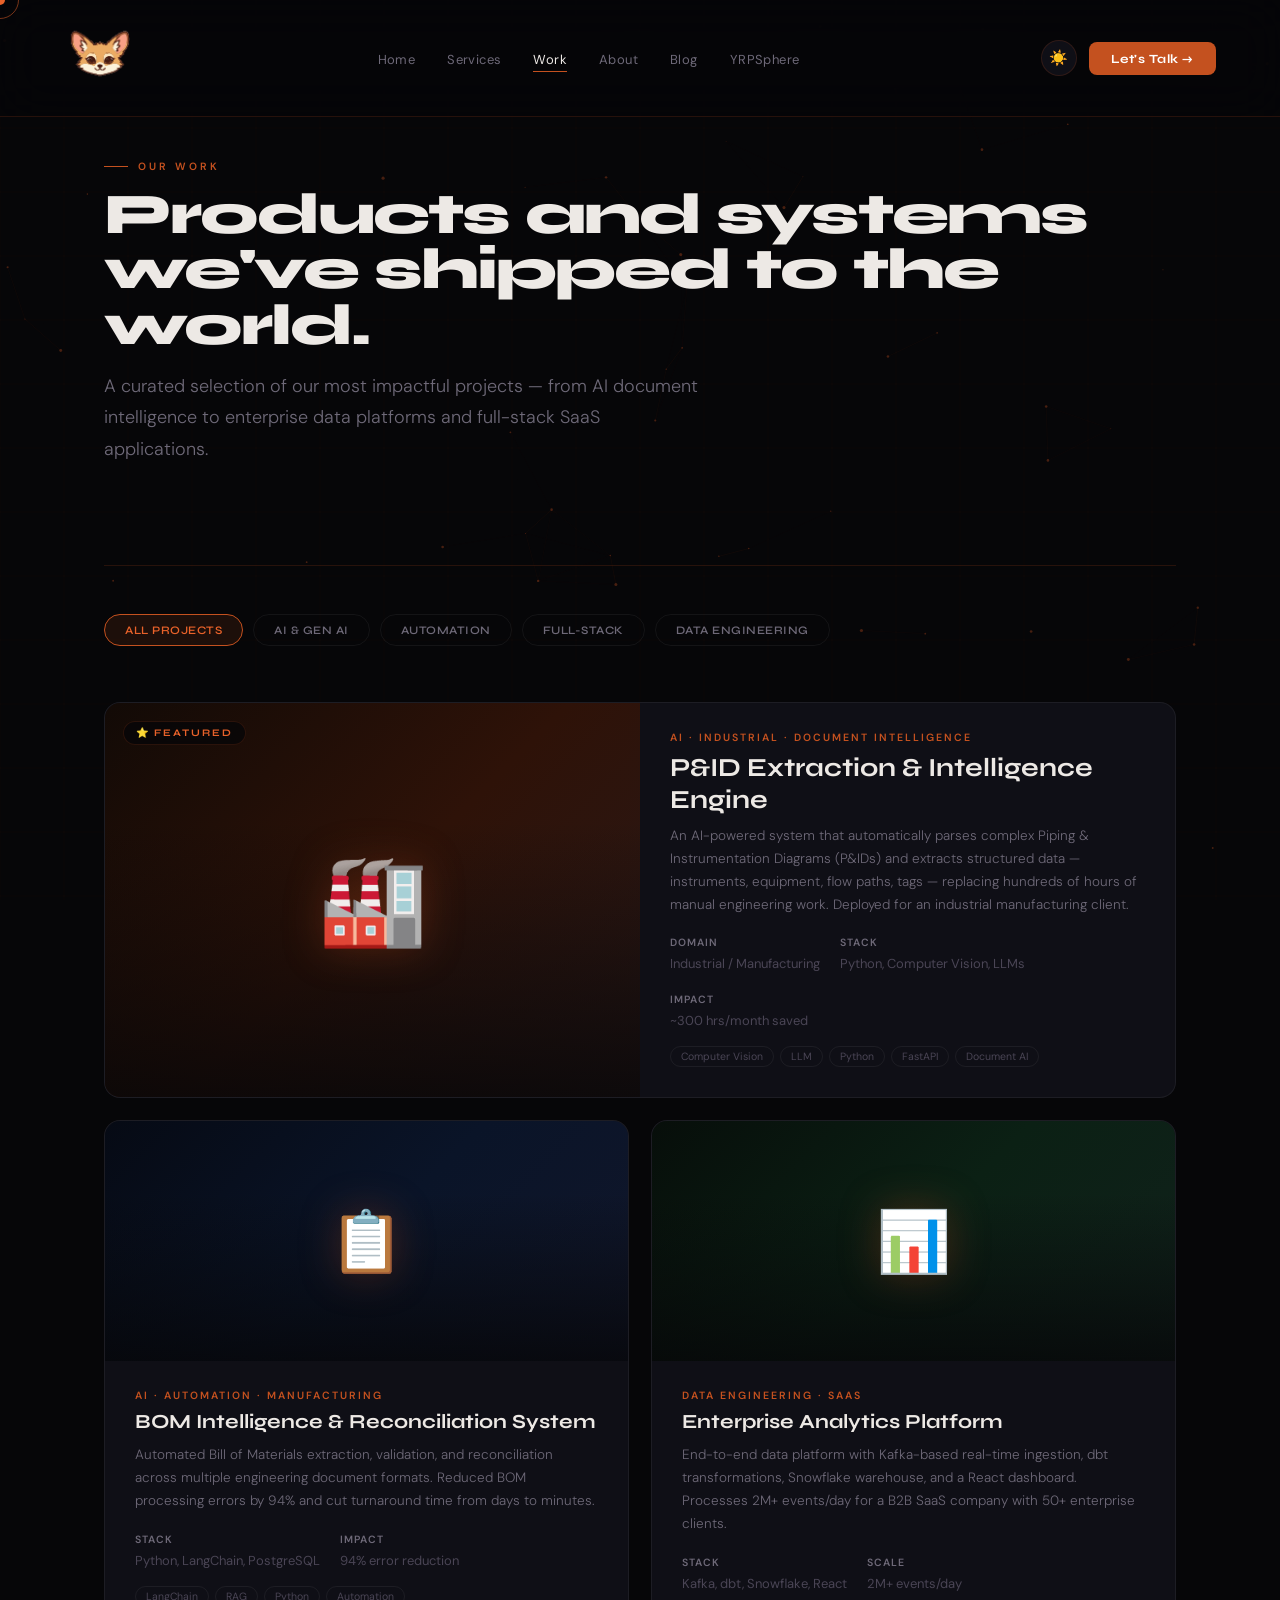
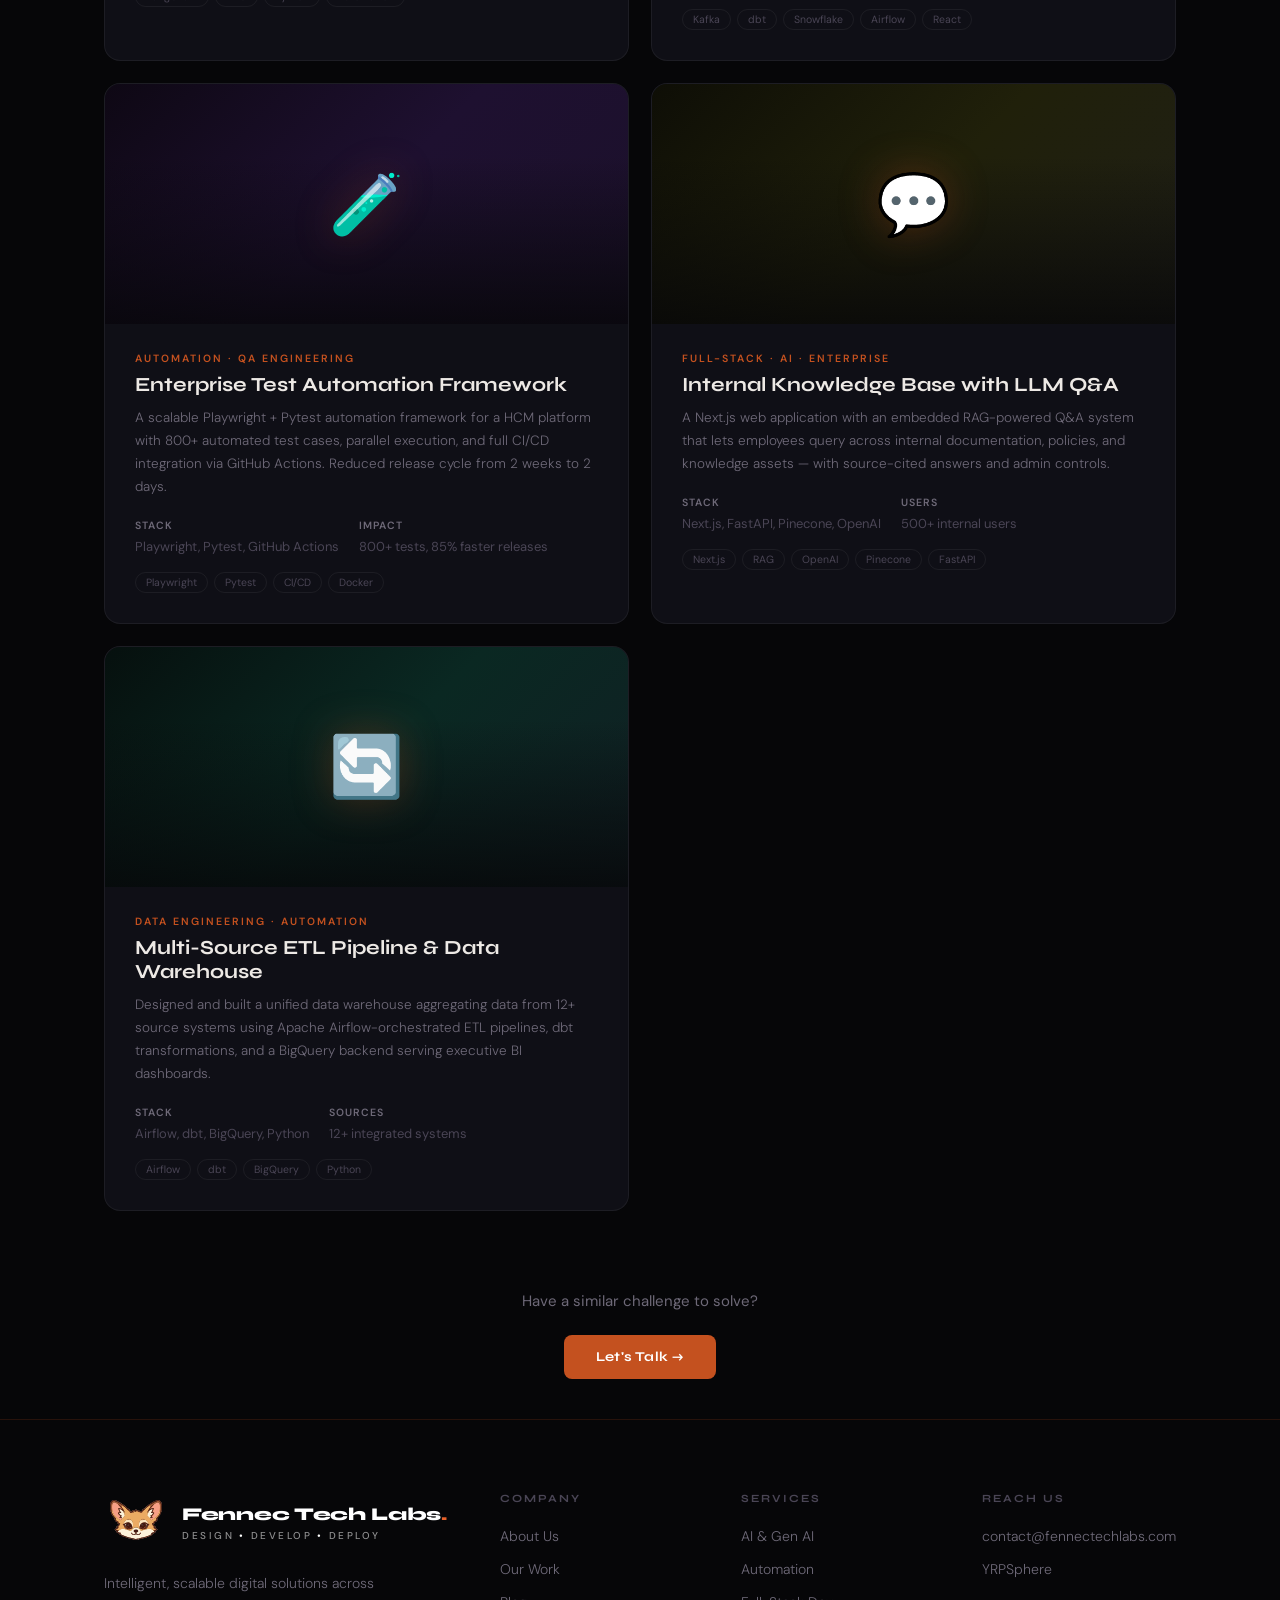
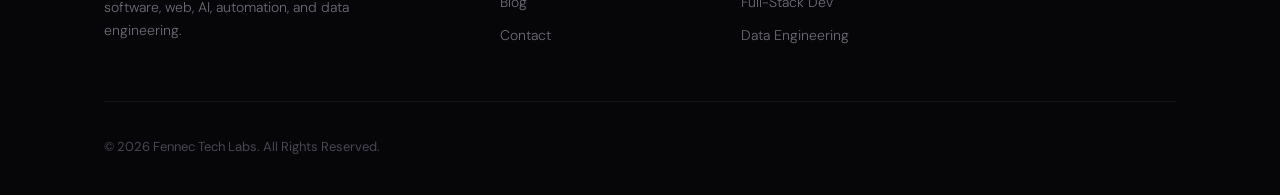
<file: pages/portfolio.html>
<!doctype html>
<html lang="en" data-theme="dark">
  <head>
    <meta charset="UTF-8" />
    <meta name="viewport" content="width=device-width,initial-scale=1.0" />
    <title>Portfolio — Fennec Tech Labs</title>
    <link rel="stylesheet" href="../css/global.css" />
    <style>
      .filter-bar {
        display: flex;
        gap: 10px;
        flex-wrap: wrap;
        margin-top: 48px;
        margin-bottom: 56px;
      }
      .filter-btn {
        font-family: "Syne", sans-serif;
        font-size: 11.5px;
        font-weight: 600;
        padding: 8px 20px;
        border: 1px solid var(--border-sub);
        border-radius: 100px;
        color: var(--text-muted);
        background: none;
        cursor: none;
        letter-spacing: 0.5px;
        text-transform: uppercase;
        transition: all var(--transition);
      }
      .filter-btn.active,
      .filter-btn:hover {
        border-color: var(--fox);
        color: var(--fox-bright);
        background: var(--fox-dim);
      }

      .portfolio-grid {
        display: grid;
        grid-template-columns: repeat(2, 1fr);
        gap: 22px;
      }
      .portfolio-card {
        background: var(--surface);
        border: 1px solid var(--border-sub);
        border-radius: var(--radius-lg);
        overflow: hidden;
        transition: all var(--transition);
        cursor: none;
        position: relative;
        display: flex;
        flex-direction: column;
      }
      .portfolio-card:hover {
        border-color: var(--fox);
        transform: translateY(-4px);
        box-shadow: 0 24px 60px var(--shadow);
      }
      .portfolio-card.featured {
        grid-column: 1/-1;
        display: grid;
        grid-template-columns: 1fr 1fr;
      }
      .card-thumb {
        height: 240px;
        position: relative;
        overflow: hidden;
        display: flex;
        align-items: center;
        justify-content: center;
        flex-direction: column;
        gap: 12px;
      }
      .portfolio-card.featured .card-thumb {
        height: 100%;
        min-height: 300px;
      }
      .card-thumb-bg {
        position: absolute;
        inset: 0;
        transition: transform 0.5s;
      }
      .portfolio-card:hover .card-thumb-bg {
        transform: scale(1.04);
      }
      .card-overlay {
        position: absolute;
        inset: 0;
        background: linear-gradient(
          to bottom,
          transparent 30%,
          rgba(6, 6, 8, 0.8) 100%
        );
      }
      .card-badge {
        position: absolute;
        top: 18px;
        left: 18px;
        font-family: "Syne", sans-serif;
        font-size: 10px;
        font-weight: 700;
        letter-spacing: 2px;
        text-transform: uppercase;
        padding: 5px 12px;
        border-radius: 100px;
        background: rgba(6, 6, 8, 0.75);
        border: 1px solid var(--border);
        color: var(--fox-bright);
        backdrop-filter: blur(8px);
      }
      .card-emoji {
        font-size: 60px;
        position: relative;
        z-index: 1;
        filter: drop-shadow(0 0 20px rgba(196, 81, 31, 0.3));
      }
      .portfolio-card.featured .card-emoji {
        font-size: 88px;
      }
      .card-body {
        padding: 28px 30px 30px;
        flex: 1;
      }
      .card-cat {
        font-size: 10.5px;
        color: var(--fox);
        letter-spacing: 2px;
        text-transform: uppercase;
        font-weight: 600;
        margin-bottom: 8px;
      }
      .card-title {
        font-family: "Syne", sans-serif;
        font-size: 20px;
        font-weight: 700;
        color: var(--text);
        margin-bottom: 10px;
        line-height: 1.2;
      }
      .portfolio-card.featured .card-title {
        font-size: 26px;
      }
      .card-desc {
        font-size: 13.5px;
        color: var(--text-muted);
        line-height: 1.7;
        margin-bottom: 20px;
        font-weight: 300;
      }
      .card-meta {
        display: flex;
        gap: 20px;
        flex-wrap: wrap;
      }
      .meta-item strong {
        color: var(--text-muted);
        display: block;
        font-size: 10.5px;
        letter-spacing: 1px;
        text-transform: uppercase;
        margin-bottom: 3px;
        font-weight: 600;
      }
      .meta-item span {
        font-size: 13px;
        color: var(--text-dim);
      }
      .card-tags {
        display: flex;
        flex-wrap: wrap;
        gap: 6px;
        margin-top: 16px;
      }
      .ctag {
        font-size: 10.5px;
        padding: 3px 10px;
        border: 1px solid var(--border-sub);
        border-radius: 100px;
        color: var(--text-dim);
      }
      .portfolio-card:hover .ctag {
        border-color: rgba(196, 81, 31, 0.3);
        color: var(--fox-bright);
      }

      .t1 {
        background: linear-gradient(
          135deg,
          #120a06,
          #2e1208,
          rgba(196, 81, 31, 0.15)
        );
      }
      .t2 {
        background: linear-gradient(
          135deg,
          #060a14,
          #0a1428,
          rgba(31, 79, 196, 0.12)
        );
      }
      .t3 {
        background: linear-gradient(
          135deg,
          #070e0a,
          #0b2014,
          rgba(31, 196, 78, 0.1)
        );
      }
      .t4 {
        background: linear-gradient(
          135deg,
          #0e0814,
          #1e1030,
          rgba(120, 31, 196, 0.12)
        );
      }
      .t5 {
        background: linear-gradient(
          135deg,
          #0e0e06,
          #20200a,
          rgba(180, 180, 31, 0.1)
        );
      }
      .t6 {
        background: linear-gradient(
          135deg,
          #06100e,
          #0a2822,
          rgba(31, 180, 160, 0.1)
        );
      }

      @media (max-width: 768px) {
        .portfolio-grid {
          grid-template-columns: 1fr;
        }
        .portfolio-card.featured {
          grid-column: 1;
          display: flex;
        }
        .portfolio-card.featured .card-thumb {
          min-height: 200px;
        }
        .filter-bar {
          gap: 8px;
        }
        .filter-btn {
          font-size: 10px;
          padding: 6px 14px;
        }
        .card-body {
          padding: 20px;
        }
        .card-title {
          font-size: 17px;
        }
        .portfolio-card.featured .card-title {
          font-size: 20px;
        }
      }
      @media (max-width: 480px) {
        .filter-bar {
          flex-wrap: wrap;
        }
        .filter-btn {
          flex: 1;
          min-width: calc(50% - 4px);
          text-align: center;
        }
      }
    </style>
  </head>
  <body>
    <div class="cursor" id="cursor"></div>
    <div class="cursor-ring" id="cursorRing"></div>
    <canvas id="grid-canvas"></canvas>
    <nav>
      <a href="../index.html" class="fnc-nav-logo">
        <span class="fnc-spark"></span><span class="fnc-spark"></span>
        <span class="fnc-spark"></span><span class="fnc-spark"></span>
        <span class="fnc-spark"></span>
        <img
          src="../images/fennec-logo.svg"
          class="fnc-nav-img"
          alt="Fennec Tech Labs"
        />
        <div class="fnc-nav-text">
          <span class="fnc-nav-name"
            >Fennec Tech Labs<span class="fnc-dot">.</span></span
          >
          <span class="fnc-nav-tagline"
            >Design<span class="fnc-bull">•</span>Develop<span class="fnc-bull"
              >•</span
            >Deploy</span
          >
        </div>
      </a>
      <ul class="nav-links">
        <li><a href="../index.html">Home</a></li>
        <li><a href="services.html">Services</a></li>
        <li><a href="portfolio.html" class="active">Work</a></li>
        <li><a href="about.html">About</a></li>
        <li><a href="blog.html">Blog</a></li>
        <li><a href="yrpsphere.html">YRPSphere</a></li>
      </ul>
      <div class="nav-right">
        <button class="theme-toggle" onclick="toggleTheme()">☀️</button>
        <a href="contact.html" class="nav-cta">Let's Talk →</a>
        <button class="nav-hamburger">
          <span></span><span></span><span></span>
        </button>
      </div>
    </nav>

    <div class="section-wrap">
      <div class="container">
        <div class="page-hero">
          <div class="section-label reveal" style="margin-bottom: 14px">
            Our Work
          </div>
          <h1 class="section-title reveal">
            Products and systems<br />we've shipped to the world.
          </h1>
          <p class="page-hero-sub reveal">
            A curated selection of our most impactful projects — from AI
            document intelligence to enterprise data platforms and full-stack
            SaaS applications.
          </p>
        </div>

        <div class="filter-bar reveal">
          <button
            class="filter-btn active"
            onclick="filterProjects('all', this)"
          >
            All Projects
          </button>
          <button class="filter-btn" onclick="filterProjects('ai', this)">
            AI & Gen AI
          </button>
          <button
            class="filter-btn"
            onclick="filterProjects('automation', this)"
          >
            Automation
          </button>
          <button
            class="filter-btn"
            onclick="filterProjects('fullstack', this)"
          >
            Full-Stack
          </button>
          <button class="filter-btn" onclick="filterProjects('data', this)">
            Data Engineering
          </button>
        </div>

        <div class="portfolio-grid" id="portfolioGrid">
          <!-- FEATURED -->
          <div class="portfolio-card featured reveal" data-cat="ai">
            <div class="card-thumb">
              <div class="card-thumb-bg t1"></div>
              <div class="card-overlay"></div>
              <div class="card-emoji">🏭</div>
              <span class="card-badge">⭐ Featured</span>
            </div>
            <div class="card-body">
              <div class="card-cat">
                AI · Industrial · Document Intelligence
              </div>
              <div class="card-title">
                P&ID Extraction & Intelligence Engine
              </div>
              <p class="card-desc">
                An AI-powered system that automatically parses complex Piping &
                Instrumentation Diagrams (P&IDs) and extracts structured data —
                instruments, equipment, flow paths, tags — replacing hundreds of
                hours of manual engineering work. Deployed for an industrial
                manufacturing client.
              </p>
              <div class="card-meta">
                <div class="meta-item">
                  <strong>Domain</strong><span>Industrial / Manufacturing</span>
                </div>
                <div class="meta-item">
                  <strong>Stack</strong
                  ><span>Python, Computer Vision, LLMs</span>
                </div>
                <div class="meta-item">
                  <strong>Impact</strong><span>~300 hrs/month saved</span>
                </div>
              </div>
              <div class="card-tags">
                <span class="ctag">Computer Vision</span
                ><span class="ctag">LLM</span><span class="ctag">Python</span
                ><span class="ctag">FastAPI</span
                ><span class="ctag">Document AI</span>
              </div>
            </div>
          </div>

          <!-- BOM -->
          <div class="portfolio-card reveal" data-cat="ai automation">
            <div class="card-thumb">
              <div class="card-thumb-bg t2"></div>
              <div class="card-overlay"></div>
              <div class="card-emoji">📋</div>
            </div>
            <div class="card-body">
              <div class="card-cat">AI · Automation · Manufacturing</div>
              <div class="card-title">
                BOM Intelligence & Reconciliation System
              </div>
              <p class="card-desc">
                Automated Bill of Materials extraction, validation, and
                reconciliation across multiple engineering document formats.
                Reduced BOM processing errors by 94% and cut turnaround time
                from days to minutes.
              </p>
              <div class="card-meta">
                <div class="meta-item">
                  <strong>Stack</strong
                  ><span>Python, LangChain, PostgreSQL</span>
                </div>
                <div class="meta-item">
                  <strong>Impact</strong><span>94% error reduction</span>
                </div>
              </div>
              <div class="card-tags">
                <span class="ctag">LangChain</span><span class="ctag">RAG</span
                ><span class="ctag">Python</span
                ><span class="ctag">Automation</span>
              </div>
            </div>
          </div>

          <!-- DATA PLATFORM -->
          <div class="portfolio-card reveal" data-cat="data fullstack">
            <div class="card-thumb">
              <div class="card-thumb-bg t3"></div>
              <div class="card-overlay"></div>
              <div class="card-emoji">📊</div>
            </div>
            <div class="card-body">
              <div class="card-cat">Data Engineering · SaaS</div>
              <div class="card-title">Enterprise Analytics Platform</div>
              <p class="card-desc">
                End-to-end data platform with Kafka-based real-time ingestion,
                dbt transformations, Snowflake warehouse, and a React dashboard.
                Processes 2M+ events/day for a B2B SaaS company with 50+
                enterprise clients.
              </p>
              <div class="card-meta">
                <div class="meta-item">
                  <strong>Stack</strong
                  ><span>Kafka, dbt, Snowflake, React</span>
                </div>
                <div class="meta-item">
                  <strong>Scale</strong><span>2M+ events/day</span>
                </div>
              </div>
              <div class="card-tags">
                <span class="ctag">Kafka</span><span class="ctag">dbt</span
                ><span class="ctag">Snowflake</span
                ><span class="ctag">Airflow</span
                ><span class="ctag">React</span>
              </div>
            </div>
          </div>

          <!-- TEST AUTOMATION -->
          <div class="portfolio-card reveal" data-cat="automation">
            <div class="card-thumb">
              <div class="card-thumb-bg t4"></div>
              <div class="card-overlay"></div>
              <div class="card-emoji">🧪</div>
            </div>
            <div class="card-body">
              <div class="card-cat">Automation · QA Engineering</div>
              <div class="card-title">Enterprise Test Automation Framework</div>
              <p class="card-desc">
                A scalable Playwright + Pytest automation framework for a HCM
                platform with 800+ automated test cases, parallel execution, and
                full CI/CD integration via GitHub Actions. Reduced release cycle
                from 2 weeks to 2 days.
              </p>
              <div class="card-meta">
                <div class="meta-item">
                  <strong>Stack</strong
                  ><span>Playwright, Pytest, GitHub Actions</span>
                </div>
                <div class="meta-item">
                  <strong>Impact</strong
                  ><span>800+ tests, 85% faster releases</span>
                </div>
              </div>
              <div class="card-tags">
                <span class="ctag">Playwright</span
                ><span class="ctag">Pytest</span><span class="ctag">CI/CD</span
                ><span class="ctag">Docker</span>
              </div>
            </div>
          </div>

          <!-- FULLSTACK -->
          <div class="portfolio-card reveal" data-cat="fullstack ai">
            <div class="card-thumb">
              <div class="card-thumb-bg t5"></div>
              <div class="card-overlay"></div>
              <div class="card-emoji">💬</div>
            </div>
            <div class="card-body">
              <div class="card-cat">Full-Stack · AI · Enterprise</div>
              <div class="card-title">Internal Knowledge Base with LLM Q&A</div>
              <p class="card-desc">
                A Next.js web application with an embedded RAG-powered Q&A
                system that lets employees query across internal documentation,
                policies, and knowledge assets — with source-cited answers and
                admin controls.
              </p>
              <div class="card-meta">
                <div class="meta-item">
                  <strong>Stack</strong
                  ><span>Next.js, FastAPI, Pinecone, OpenAI</span>
                </div>
                <div class="meta-item">
                  <strong>Users</strong><span>500+ internal users</span>
                </div>
              </div>
              <div class="card-tags">
                <span class="ctag">Next.js</span><span class="ctag">RAG</span
                ><span class="ctag">OpenAI</span
                ><span class="ctag">Pinecone</span
                ><span class="ctag">FastAPI</span>
              </div>
            </div>
          </div>

          <!-- ETL -->
          <div class="portfolio-card reveal" data-cat="data automation">
            <div class="card-thumb">
              <div class="card-thumb-bg t6"></div>
              <div class="card-overlay"></div>
              <div class="card-emoji">🔄</div>
            </div>
            <div class="card-body">
              <div class="card-cat">Data Engineering · Automation</div>
              <div class="card-title">
                Multi-Source ETL Pipeline & Data Warehouse
              </div>
              <p class="card-desc">
                Designed and built a unified data warehouse aggregating data
                from 12+ source systems using Apache Airflow-orchestrated ETL
                pipelines, dbt transformations, and a BigQuery backend serving
                executive BI dashboards.
              </p>
              <div class="card-meta">
                <div class="meta-item">
                  <strong>Stack</strong
                  ><span>Airflow, dbt, BigQuery, Python</span>
                </div>
                <div class="meta-item">
                  <strong>Sources</strong><span>12+ integrated systems</span>
                </div>
              </div>
              <div class="card-tags">
                <span class="ctag">Airflow</span><span class="ctag">dbt</span
                ><span class="ctag">BigQuery</span
                ><span class="ctag">Python</span>
              </div>
            </div>
          </div>
        </div>

        <div style="text-align: center; padding: 80px 0 40px" class="reveal">
          <p
            style="
              font-size: 15px;
              color: var(--text-muted);
              margin-bottom: 24px;
            "
          >
            Have a similar challenge to solve?
          </p>
          <a href="contact.html" class="btn btn-primary">Let's Talk →</a>
        </div>
      </div>
    </div>

    <footer class="section-wrap">
      <div class="container">
        <div class="footer-grid">
          <div class="footer-brand">
            <div class="footer-logo-wrap">
              <img
                src="../images/fennec-logo.svg"
                alt="Fennec Tech Labs"
                class="footer-logo-img"
              />
              <div class="footer-logo-text">
                <span class="footer-brand-name"
                  >Fennec Tech Labs<span class="footer-brand-dot">.</span></span
                >
                <span class="footer-brand-tagline"
                  >Design<span class="footer-bull">•</span>Develop<span
                    class="footer-bull"
                    >•</span
                  >Deploy</span
                >
              </div>
            </div>
            <p>
              Intelligent, scalable digital solutions across software, web, AI,
              automation, and data engineering.
            </p>
          </div>
          <div class="footer-col">
            <h4>Company</h4>
            <ul>
              <li><a href="about.html">About Us</a></li>
              <li><a href="portfolio.html">Our Work</a></li>
              <li><a href="blog.html">Blog</a></li>
              <li><a href="contact.html">Contact</a></li>
            </ul>
          </div>
          <div class="footer-col">
            <h4>Services</h4>
            <ul>
              <li><a href="services.html">AI & Gen AI</a></li>
              <li><a href="services.html">Automation</a></li>
              <li><a href="services.html">Full-Stack Dev</a></li>
              <li><a href="services.html">Data Engineering</a></li>
            </ul>
          </div>
          <div class="footer-col">
            <h4>Reach Us</h4>
            <ul>
              <li>
                <a href="mailto:contact@fennectechlabs.com"
                  >contact@fennectechlabs.com</a
                >
              </li>
              <li><a href="yrpsphere.html">YRPSphere</a></li>
            </ul>
          </div>
        </div>
        <div class="footer-bottom">
          <div class="footer-copy">
            © 2026 Fennec Tech Labs. All Rights Reserved.
          </div>
          <!-- <div class="footer-socials">
            <a href="#">in</a><a href="#">𝕏</a><a href="#">gh</a>
          </div> -->
        </div>
      </div>
    </footer>
    <script src="../js/global.js"></script>
    <script>
      function filterProjects(cat, btn) {
        document
          .querySelectorAll(".filter-btn")
          .forEach((b) => b.classList.remove("active"));
        btn.classList.add("active");
        document.querySelectorAll(".portfolio-card").forEach((card) => {
          const cats = card.dataset.cat || "";
          card.style.display =
            cat === "all" || cats.includes(cat) ? "" : "none";
        });
      }
    </script>
  </body>
</html>
</file>
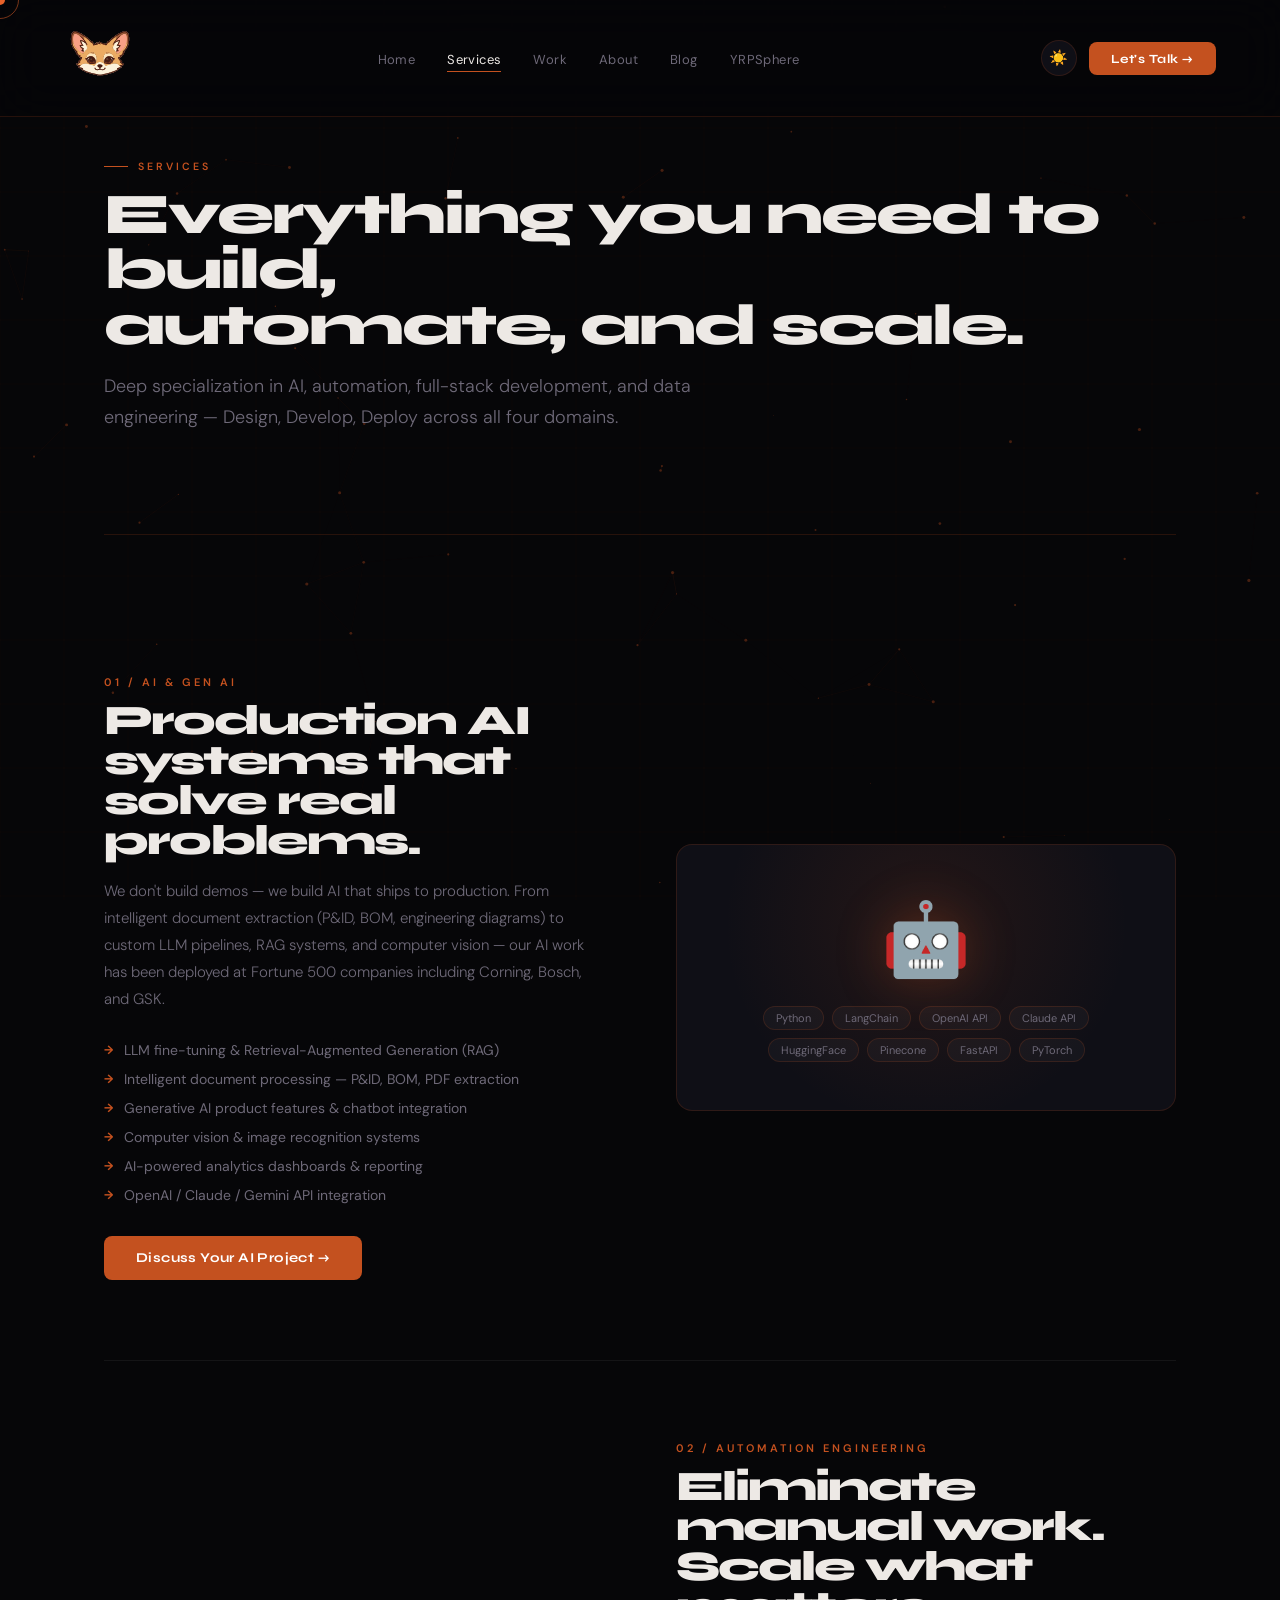
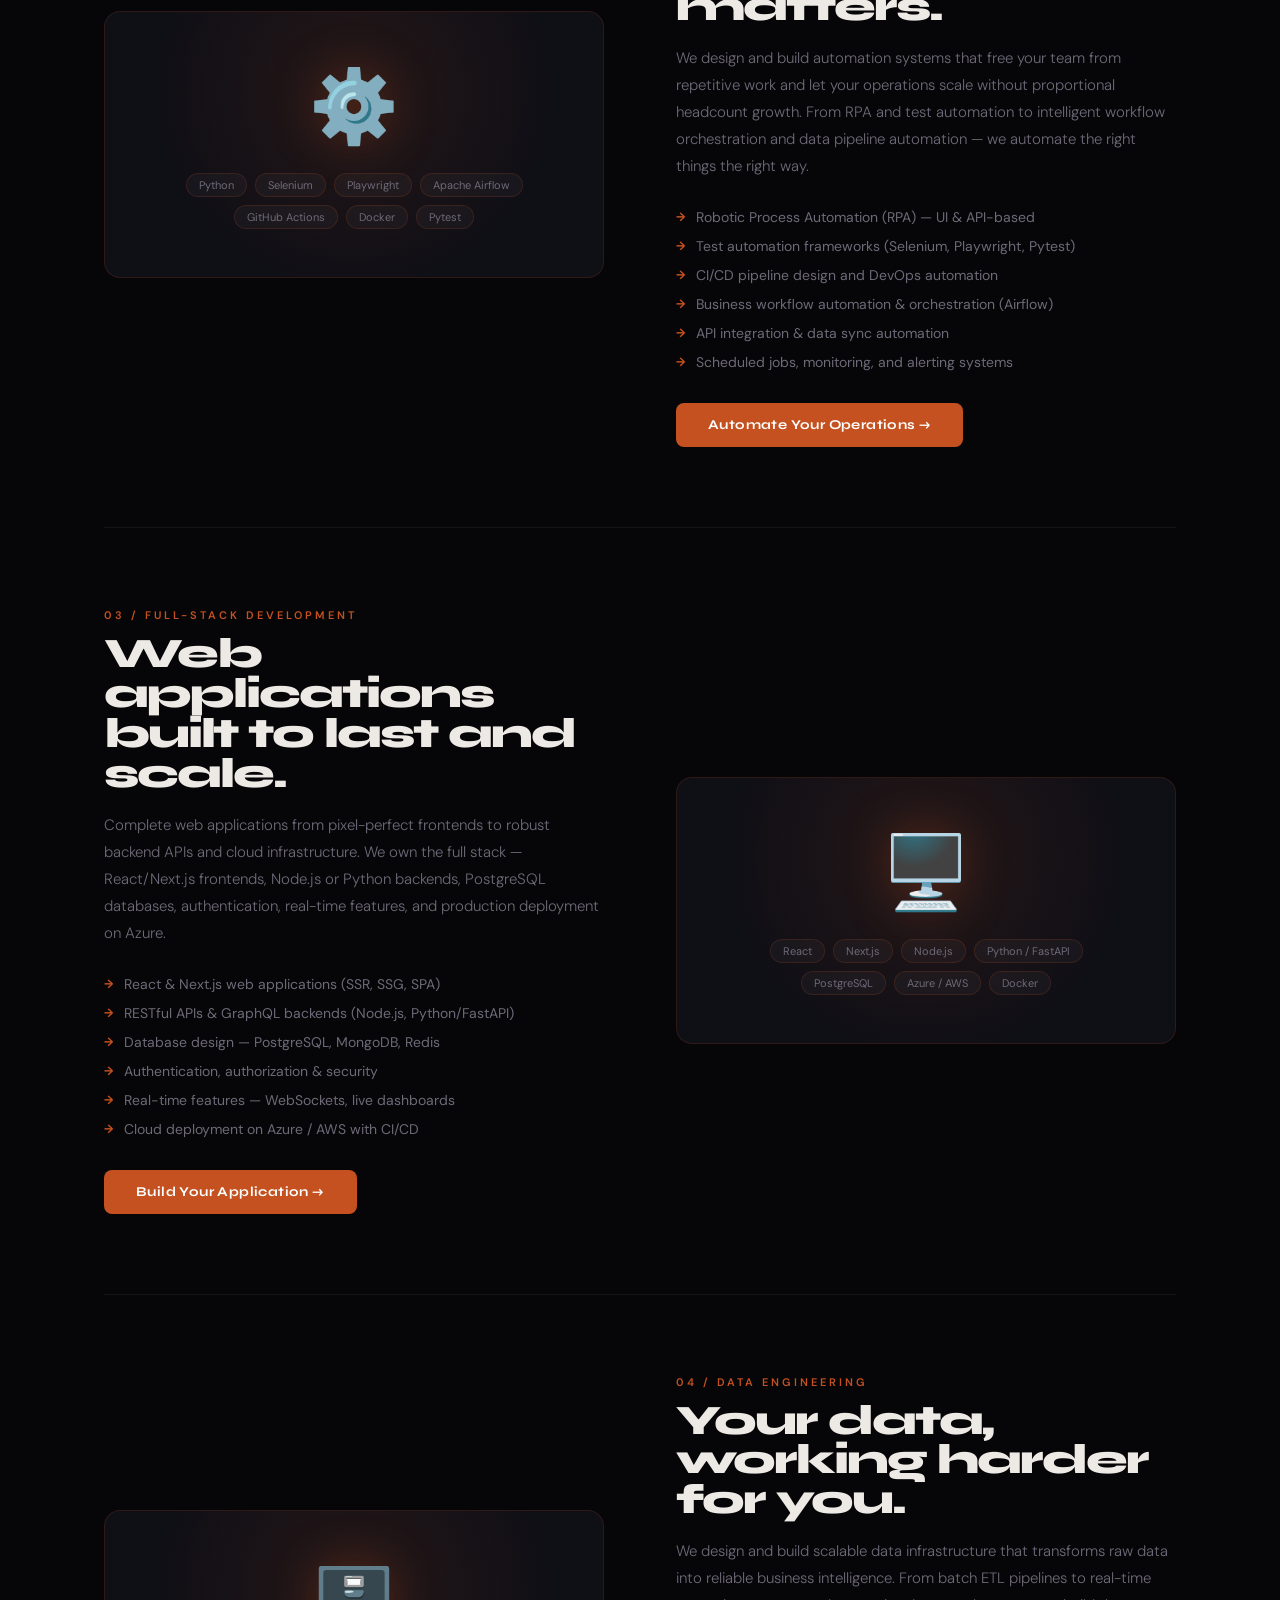
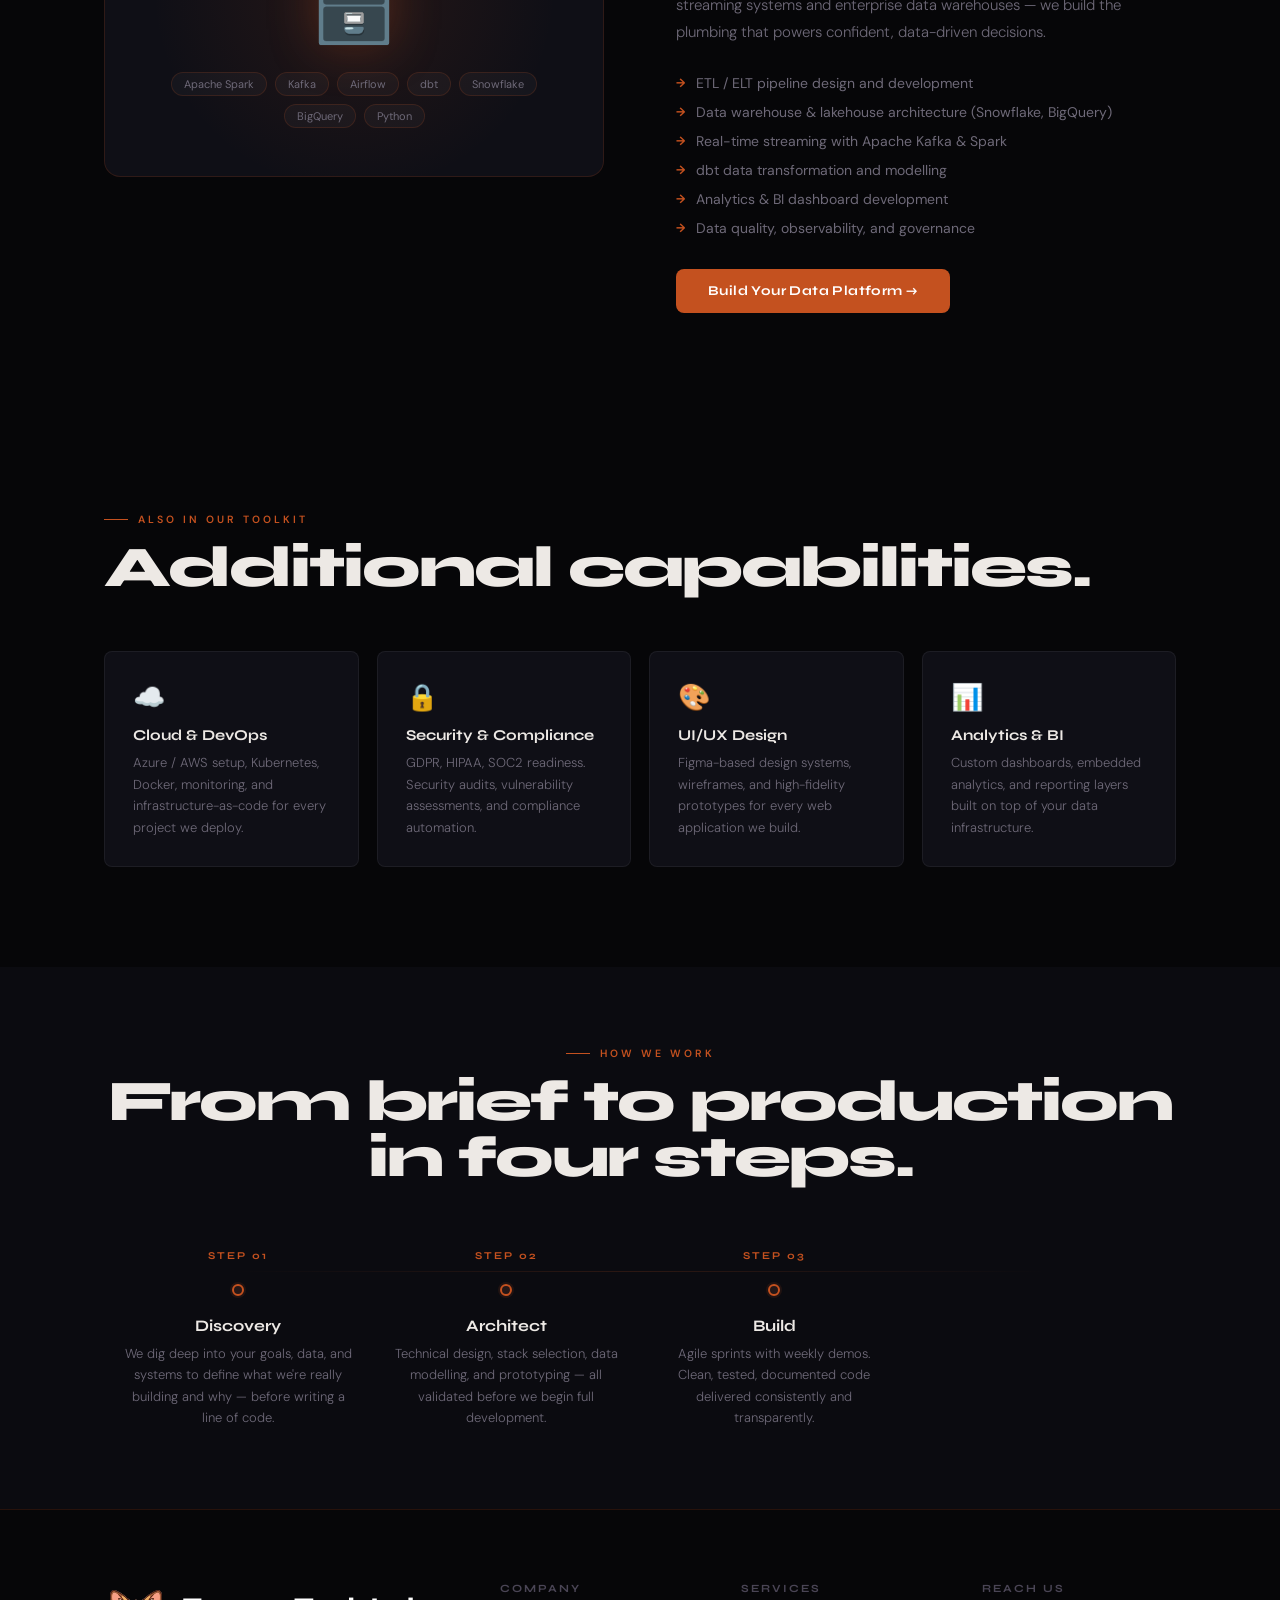
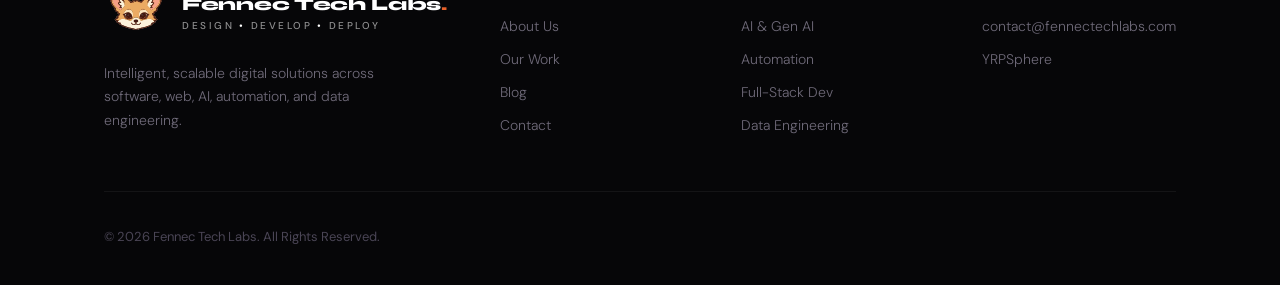
<file: pages/services.html>
<!doctype html>
<html lang="en" data-theme="dark">
  <head>
    <meta charset="UTF-8" />
    <meta name="viewport" content="width=device-width,initial-scale=1.0" />
    <title>Services — Fennec Tech Labs</title>
    <link rel="stylesheet" href="../css/global.css" />
    <style>
      .services-full {
        padding: 60px 0 120px;
      }
      .service-block {
        display: grid;
        grid-template-columns: 1fr 1fr;
        gap: 72px;
        align-items: center;
        padding: 80px 0;
        border-bottom: 1px solid var(--border-sub);
      }
      .service-block:last-child {
        border-bottom: none;
      }
      .service-block.reverse {
        direction: rtl;
      }
      .service-block.reverse > * {
        direction: ltr;
      }
      .sb-label {
        font-size: 11px;
        letter-spacing: 3px;
        text-transform: uppercase;
        color: var(--fox);
        font-weight: 600;
        margin-bottom: 12px;
      }
      .sb-title {
        font-family: "Syne", sans-serif;
        font-size: clamp(26px, 3.5vw, 42px);
        font-weight: 800;
        letter-spacing: -2px;
        line-height: 0.95;
        color: var(--text);
        margin-bottom: 18px;
      }
      .sb-desc {
        font-size: 15px;
        color: var(--text-muted);
        line-height: 1.8;
        font-weight: 300;
        margin-bottom: 28px;
      }
      .sb-list {
        list-style: none;
        display: flex;
        flex-direction: column;
        gap: 11px;
        margin-bottom: 32px;
      }
      .sb-list li {
        display: flex;
        align-items: flex-start;
        gap: 11px;
        font-size: 14px;
        color: var(--text-muted);
      }
      .sb-list li::before {
        content: "→";
        color: var(--fox);
        font-size: 12px;
        font-weight: 700;
        flex-shrink: 0;
        margin-top: 1px;
      }
      .sb-visual {
        background: var(--surface);
        border: 1px solid var(--border);
        border-radius: var(--radius-lg);
        padding: 48px;
        text-align: center;
        position: relative;
        overflow: hidden;
        min-height: 260px;
        display: flex;
        align-items: center;
        justify-content: center;
        flex-direction: column;
        gap: 20px;
      }
      .sb-visual::before {
        content: "";
        position: absolute;
        inset: 0;
        background: radial-gradient(
          circle at 50% 30%,
          var(--fox-dim),
          transparent 65%
        );
      }
      .sb-icon-big {
        font-size: 72px;
        position: relative;
        z-index: 1;
        filter: drop-shadow(0 0 24px rgba(196, 81, 31, 0.3));
      }
      .sb-stack {
        display: flex;
        flex-wrap: wrap;
        gap: 8px;
        justify-content: center;
        position: relative;
        z-index: 1;
      }
      .sb-stag {
        font-size: 11px;
        padding: 4px 12px;
        border: 1px solid var(--border);
        border-radius: 100px;
        color: var(--text-muted);
        background: rgba(255, 255, 255, 0.03);
      }

      .addons {
        padding: 0 0 100px;
      }
      .addons-grid {
        display: grid;
        grid-template-columns: repeat(4, 1fr);
        gap: 18px;
        margin-top: 56px;
      }
      .addon-card {
        background: var(--surface);
        border: 1px solid var(--border-sub);
        border-radius: var(--radius);
        padding: 28px;
        transition: border-color var(--transition);
        cursor: none;
      }
      .addon-card:hover {
        border-color: var(--fox);
      }
      .addon-icon {
        font-size: 26px;
        margin-bottom: 12px;
        display: block;
      }
      .addon-name {
        font-family: "Syne", sans-serif;
        font-size: 15px;
        font-weight: 700;
        color: var(--text);
        margin-bottom: 8px;
      }
      .addon-desc {
        font-size: 13px;
        color: var(--text-muted);
        line-height: 1.65;
        font-weight: 300;
      }

      .process-band {
        padding: 80px 0;
        background: var(--bg2);
      }
      .process-steps {
        display: grid;
        grid-template-columns: repeat(4, 1fr);
        gap: 0;
        margin-top: 64px;
        position: relative;
      }
      .process-steps::before {
        content: "";
        position: absolute;
        top: 22px;
        left: 12%;
        right: 12%;
        height: 1px;
        background: linear-gradient(
          to right,
          transparent,
          var(--border),
          transparent
        );
      }
      .process-step {
        padding: 0 20px;
        text-align: center;
      }
      .step-num {
        font-family: "Syne", sans-serif;
        font-size: 10.5px;
        font-weight: 700;
        color: var(--fox);
        letter-spacing: 2px;
        margin-bottom: 22px;
        display: block;
      }
      .step-dot {
        width: 12px;
        height: 12px;
        background: var(--surface);
        border: 2px solid var(--fox);
        border-radius: 50%;
        margin: 0 auto 20px;
        position: relative;
        z-index: 1;
      }
      .step-dot::before {
        content: "";
        position: absolute;
        inset: -4px;
        border-radius: 50%;
        background: var(--fox-dim);
      }
      .step-title {
        font-family: "Syne", sans-serif;
        font-size: 16px;
        font-weight: 700;
        color: var(--text);
        margin-bottom: 8px;
      }
      .step-desc {
        font-size: 13px;
        color: var(--text-muted);
        line-height: 1.65;
        font-weight: 300;
      }

      @media (max-width: 900px) {
        .service-block,
        .service-block.reverse {
          grid-template-columns: 1fr;
          direction: ltr;
        }
        .addons-grid {
          grid-template-columns: repeat(2, 1fr);
        }
        .process-steps {
          grid-template-columns: repeat(2, 1fr);
        }
      }
      @media (max-width: 600px) {
        .service-block {
          padding: 48px 0;
          gap: 32px;
        }
        .sb-visual {
          min-height: 180px;
          padding: 28px;
        }
        .sb-icon-big {
          font-size: 52px;
        }
        .addons-grid {
          grid-template-columns: 1fr;
        }
        .process-steps {
          grid-template-columns: 1fr;
          gap: 28px;
        }
        .process-steps::before {
          display: none;
        }
        .services-full {
          padding: 32px 0 60px;
        }
        .addons {
          padding: 0 0 60px;
        }
        .process-band {
          padding: 48px 0;
        }
      }
    </style>
  </head>
  <body>
    <div class="cursor" id="cursor"></div>
    <div class="cursor-ring" id="cursorRing"></div>
    <canvas id="grid-canvas"></canvas>
    <nav>
      <a href="../index.html" class="fnc-nav-logo">
        <span class="fnc-spark"></span><span class="fnc-spark"></span>
        <span class="fnc-spark"></span><span class="fnc-spark"></span>
        <span class="fnc-spark"></span>
        <img
          src="../images/fennec-logo.svg"
          class="fnc-nav-img"
          alt="Fennec Tech Labs"
        />
        <div class="fnc-nav-text">
          <span class="fnc-nav-name"
            >Fennec Tech Labs<span class="fnc-dot">.</span></span
          >
          <span class="fnc-nav-tagline"
            >Design<span class="fnc-bull">•</span>Develop<span class="fnc-bull"
              >•</span
            >Deploy</span
          >
        </div>
      </a>
      <ul class="nav-links">
        <li><a href="../index.html">Home</a></li>
        <li><a href="services.html" class="active">Services</a></li>
        <li><a href="portfolio.html">Work</a></li>
        <li><a href="about.html">About</a></li>
        <li><a href="blog.html">Blog</a></li>
        <li><a href="yrpsphere.html">YRPSphere</a></li>
      </ul>
      <div class="nav-right">
        <button class="theme-toggle" onclick="toggleTheme()">☀️</button>
        <a href="contact.html" class="nav-cta">Let's Talk →</a>
        <button class="nav-hamburger">
          <span></span><span></span><span></span>
        </button>
      </div>
    </nav>

    <div class="section-wrap">
      <div class="container">
        <div class="page-hero">
          <div class="section-label reveal" style="margin-bottom: 14px">
            Services
          </div>
          <h1 class="section-title reveal">
            Everything you need to build,<br />automate, and scale.
          </h1>
          <p class="page-hero-sub reveal">
            Deep specialization in AI, automation, full-stack development, and
            data engineering — Design, Develop, Deploy across all four domains.
          </p>
        </div>

        <div class="services-full">
          <!-- AI -->
          <div class="service-block">
            <div class="reveal-left">
              <div class="sb-label">01 / AI & Gen AI</div>
              <h2 class="sb-title">
                Production AI systems that solve real problems.
              </h2>
              <p class="sb-desc">
                We don't build demos — we build AI that ships to production.
                From intelligent document extraction (P&ID, BOM, engineering
                diagrams) to custom LLM pipelines, RAG systems, and computer
                vision — our AI work has been deployed at Fortune 500 companies
                including Corning, Bosch, and GSK.
              </p>
              <ul class="sb-list">
                <li>LLM fine-tuning & Retrieval-Augmented Generation (RAG)</li>
                <li>
                  Intelligent document processing — P&ID, BOM, PDF extraction
                </li>
                <li>Generative AI product features & chatbot integration</li>
                <li>Computer vision & image recognition systems</li>
                <li>AI-powered analytics dashboards & reporting</li>
                <li>OpenAI / Claude / Gemini API integration</li>
              </ul>
              <a href="contact.html" class="btn btn-primary"
                >Discuss Your AI Project →</a
              >
            </div>
            <div class="sb-visual reveal-right">
              <div class="sb-icon-big">🤖</div>
              <div class="sb-stack">
                <span class="sb-stag">Python</span
                ><span class="sb-stag">LangChain</span
                ><span class="sb-stag">OpenAI API</span>
                <span class="sb-stag">Claude API</span
                ><span class="sb-stag">HuggingFace</span
                ><span class="sb-stag">Pinecone</span>
                <span class="sb-stag">FastAPI</span
                ><span class="sb-stag">PyTorch</span>
              </div>
            </div>
          </div>

          <!-- AUTOMATION -->
          <div class="service-block reverse">
            <div class="reveal-right">
              <div class="sb-label">02 / Automation Engineering</div>
              <h2 class="sb-title">
                Eliminate manual work. Scale what matters.
              </h2>
              <p class="sb-desc">
                We design and build automation systems that free your team from
                repetitive work and let your operations scale without
                proportional headcount growth. From RPA and test automation to
                intelligent workflow orchestration and data pipeline automation
                — we automate the right things the right way.
              </p>
              <ul class="sb-list">
                <li>Robotic Process Automation (RPA) — UI & API-based</li>
                <li>
                  Test automation frameworks (Selenium, Playwright, Pytest)
                </li>
                <li>CI/CD pipeline design and DevOps automation</li>
                <li>Business workflow automation & orchestration (Airflow)</li>
                <li>API integration & data sync automation</li>
                <li>Scheduled jobs, monitoring, and alerting systems</li>
              </ul>
              <a href="contact.html" class="btn btn-primary"
                >Automate Your Operations →</a
              >
            </div>
            <div class="sb-visual reveal-left">
              <div class="sb-icon-big">⚙️</div>
              <div class="sb-stack">
                <span class="sb-stag">Python</span
                ><span class="sb-stag">Selenium</span
                ><span class="sb-stag">Playwright</span>
                <span class="sb-stag">Apache Airflow</span
                ><span class="sb-stag">GitHub Actions</span>
                <span class="sb-stag">Docker</span
                ><span class="sb-stag">Pytest</span>
              </div>
            </div>
          </div>

          <!-- FULLSTACK -->
          <div class="service-block">
            <div class="reveal-left">
              <div class="sb-label">03 / Full-Stack Development</div>
              <h2 class="sb-title">
                Web applications built to last and scale.
              </h2>
              <p class="sb-desc">
                Complete web applications from pixel-perfect frontends to robust
                backend APIs and cloud infrastructure. We own the full stack —
                React/Next.js frontends, Node.js or Python backends, PostgreSQL
                databases, authentication, real-time features, and production
                deployment on Azure.
              </p>
              <ul class="sb-list">
                <li>React & Next.js web applications (SSR, SSG, SPA)</li>
                <li>
                  RESTful APIs & GraphQL backends (Node.js, Python/FastAPI)
                </li>
                <li>Database design — PostgreSQL, MongoDB, Redis</li>
                <li>Authentication, authorization & security</li>
                <li>Real-time features — WebSockets, live dashboards</li>
                <li>Cloud deployment on Azure / AWS with CI/CD</li>
              </ul>
              <a href="contact.html" class="btn btn-primary"
                >Build Your Application →</a
              >
            </div>
            <div class="sb-visual reveal-right">
              <div class="sb-icon-big">🖥️</div>
              <div class="sb-stack">
                <span class="sb-stag">React</span
                ><span class="sb-stag">Next.js</span
                ><span class="sb-stag">Node.js</span>
                <span class="sb-stag">Python / FastAPI</span
                ><span class="sb-stag">PostgreSQL</span>
                <span class="sb-stag">Azure / AWS</span
                ><span class="sb-stag">Docker</span>
              </div>
            </div>
          </div>

          <!-- DATA ENGINEERING -->
          <div class="service-block reverse">
            <div class="reveal-right">
              <div class="sb-label">04 / Data Engineering</div>
              <h2 class="sb-title">Your data, working harder for you.</h2>
              <p class="sb-desc">
                We design and build scalable data infrastructure that transforms
                raw data into reliable business intelligence. From batch ETL
                pipelines to real-time streaming systems and enterprise data
                warehouses — we build the plumbing that powers confident,
                data-driven decisions.
              </p>
              <ul class="sb-list">
                <li>ETL / ELT pipeline design and development</li>
                <li>
                  Data warehouse & lakehouse architecture (Snowflake, BigQuery)
                </li>
                <li>Real-time streaming with Apache Kafka & Spark</li>
                <li>dbt data transformation and modelling</li>
                <li>Analytics & BI dashboard development</li>
                <li>Data quality, observability, and governance</li>
              </ul>
              <a href="contact.html" class="btn btn-primary"
                >Build Your Data Platform →</a
              >
            </div>
            <div class="sb-visual reveal-left">
              <div class="sb-icon-big">🗄️</div>
              <div class="sb-stack">
                <span class="sb-stag">Apache Spark</span
                ><span class="sb-stag">Kafka</span
                ><span class="sb-stag">Airflow</span>
                <span class="sb-stag">dbt</span
                ><span class="sb-stag">Snowflake</span>
                <span class="sb-stag">BigQuery</span
                ><span class="sb-stag">Python</span>
              </div>
            </div>
          </div>
        </div>

        <!-- ADD-ONS -->
        <div class="addons">
          <div class="section-label reveal">Also in our toolkit</div>
          <h2 class="section-title reveal" style="margin-bottom: 0">
            Additional capabilities.
          </h2>
          <div class="addons-grid">
            <div class="addon-card reveal">
              <span class="addon-icon">☁️</span>
              <div class="addon-name">Cloud & DevOps</div>
              <p class="addon-desc">
                Azure / AWS setup, Kubernetes, Docker, monitoring, and
                infrastructure-as-code for every project we deploy.
              </p>
            </div>
            <div class="addon-card reveal">
              <span class="addon-icon">🔒</span>
              <div class="addon-name">Security & Compliance</div>
              <p class="addon-desc">
                GDPR, HIPAA, SOC2 readiness. Security audits, vulnerability
                assessments, and compliance automation.
              </p>
            </div>
            <div class="addon-card reveal">
              <span class="addon-icon">🎨</span>
              <div class="addon-name">UI/UX Design</div>
              <p class="addon-desc">
                Figma-based design systems, wireframes, and high-fidelity
                prototypes for every web application we build.
              </p>
            </div>
            <div class="addon-card reveal">
              <span class="addon-icon">📊</span>
              <div class="addon-name">Analytics & BI</div>
              <p class="addon-desc">
                Custom dashboards, embedded analytics, and reporting layers
                built on top of your data infrastructure.
              </p>
            </div>
          </div>
        </div>
      </div>
    </div>

    <section class="process-band section-wrap">
      <div class="container">
        <div class="reveal" style="text-align: center">
          <div class="section-label" style="justify-content: center">
            How We Work
          </div>
          <h2 class="section-title">
            From brief to production<br />in four steps.
          </h2>
        </div>
        <div class="process-steps">
          <div class="process-step reveal">
            <span class="step-num">STEP 01</span>
            <div class="step-dot"></div>
            <div class="step-title">Discovery</div>
            <p class="step-desc">
              We dig deep into your goals, data, and systems to define what
              we're really building and why — before writing a line of code.
            </p>
          </div>
          <div class="process-step reveal">
            <span class="step-num">STEP 02</span>
            <div class="step-dot"></div>
            <div class="step-title">Architect</div>
            <p class="step-desc">
              Technical design, stack selection, data modelling, and prototyping
              — all validated before we begin full development.
            </p>
          </div>
          <div class="process-step reveal">
            <span class="step-num">STEP 03</span>
            <div class="step-dot"></div>
            <div class="step-title">Build</div>
            <p class="step-desc">
              Agile sprints with weekly demos. Clean, tested, documented code
              delivered consistently and transparently.
            </p>
          </div>
          <div class="process-step reveal">
            <span class="step-num">STEP 04</span>
            <div class="step-dot"></div>
            <div class="step-title">Deploy & Support</div>
            <p class="step-desc">
              We handle production deployment, monitoring, documentation, and
              ongoing support so you can scale with confidence.
            </p>
          </div>
        </div>
      </div>
    </section>

    <footer class="section-wrap">
      <div class="container">
        <div class="footer-grid">
          <div class="footer-brand">
            <div class="footer-logo-wrap">
              <img
                src="../images/fennec-logo.svg"
                alt="Fennec Tech Labs"
                class="footer-logo-img"
              />
              <div class="footer-logo-text">
                <span class="footer-brand-name"
                  >Fennec Tech Labs<span class="footer-brand-dot">.</span></span
                >
                <span class="footer-brand-tagline"
                  >Design<span class="footer-bull">•</span>Develop<span
                    class="footer-bull"
                    >•</span
                  >Deploy</span
                >
              </div>
            </div>
            <p>
              Intelligent, scalable digital solutions across software, web, AI,
              automation, and data engineering.
            </p>
          </div>
          <div class="footer-col">
            <h4>Company</h4>
            <ul>
              <li><a href="about.html">About Us</a></li>
              <li><a href="portfolio.html">Our Work</a></li>
              <li><a href="blog.html">Blog</a></li>
              <li><a href="contact.html">Contact</a></li>
            </ul>
          </div>
          <div class="footer-col">
            <h4>Services</h4>
            <ul>
              <li><a href="services.html">AI & Gen AI</a></li>
              <li><a href="services.html">Automation</a></li>
              <li><a href="services.html">Full-Stack Dev</a></li>
              <li><a href="services.html">Data Engineering</a></li>
            </ul>
          </div>
          <div class="footer-col">
            <h4>Reach Us</h4>
            <ul>
              <li>
                <a href="mailto:contact@fennectechlabs.com"
                  >contact@fennectechlabs.com</a
                >
              </li>
              <li><a href="contact.html">YRPSphere</a></li>
            </ul>
          </div>
        </div>
        <div class="footer-bottom">
          <div class="footer-copy">
            © 2026 Fennec Tech Labs. All Rights Reserved.
          </div>
          <!-- <div class="footer-socials">
            <a href="#">in</a><a href="#">𝕏</a><a href="#">gh</a>
          </div> -->
        </div>
      </div>
    </footer>
    <script src="../js/global.js"></script>
  </body>
</html>
</file>
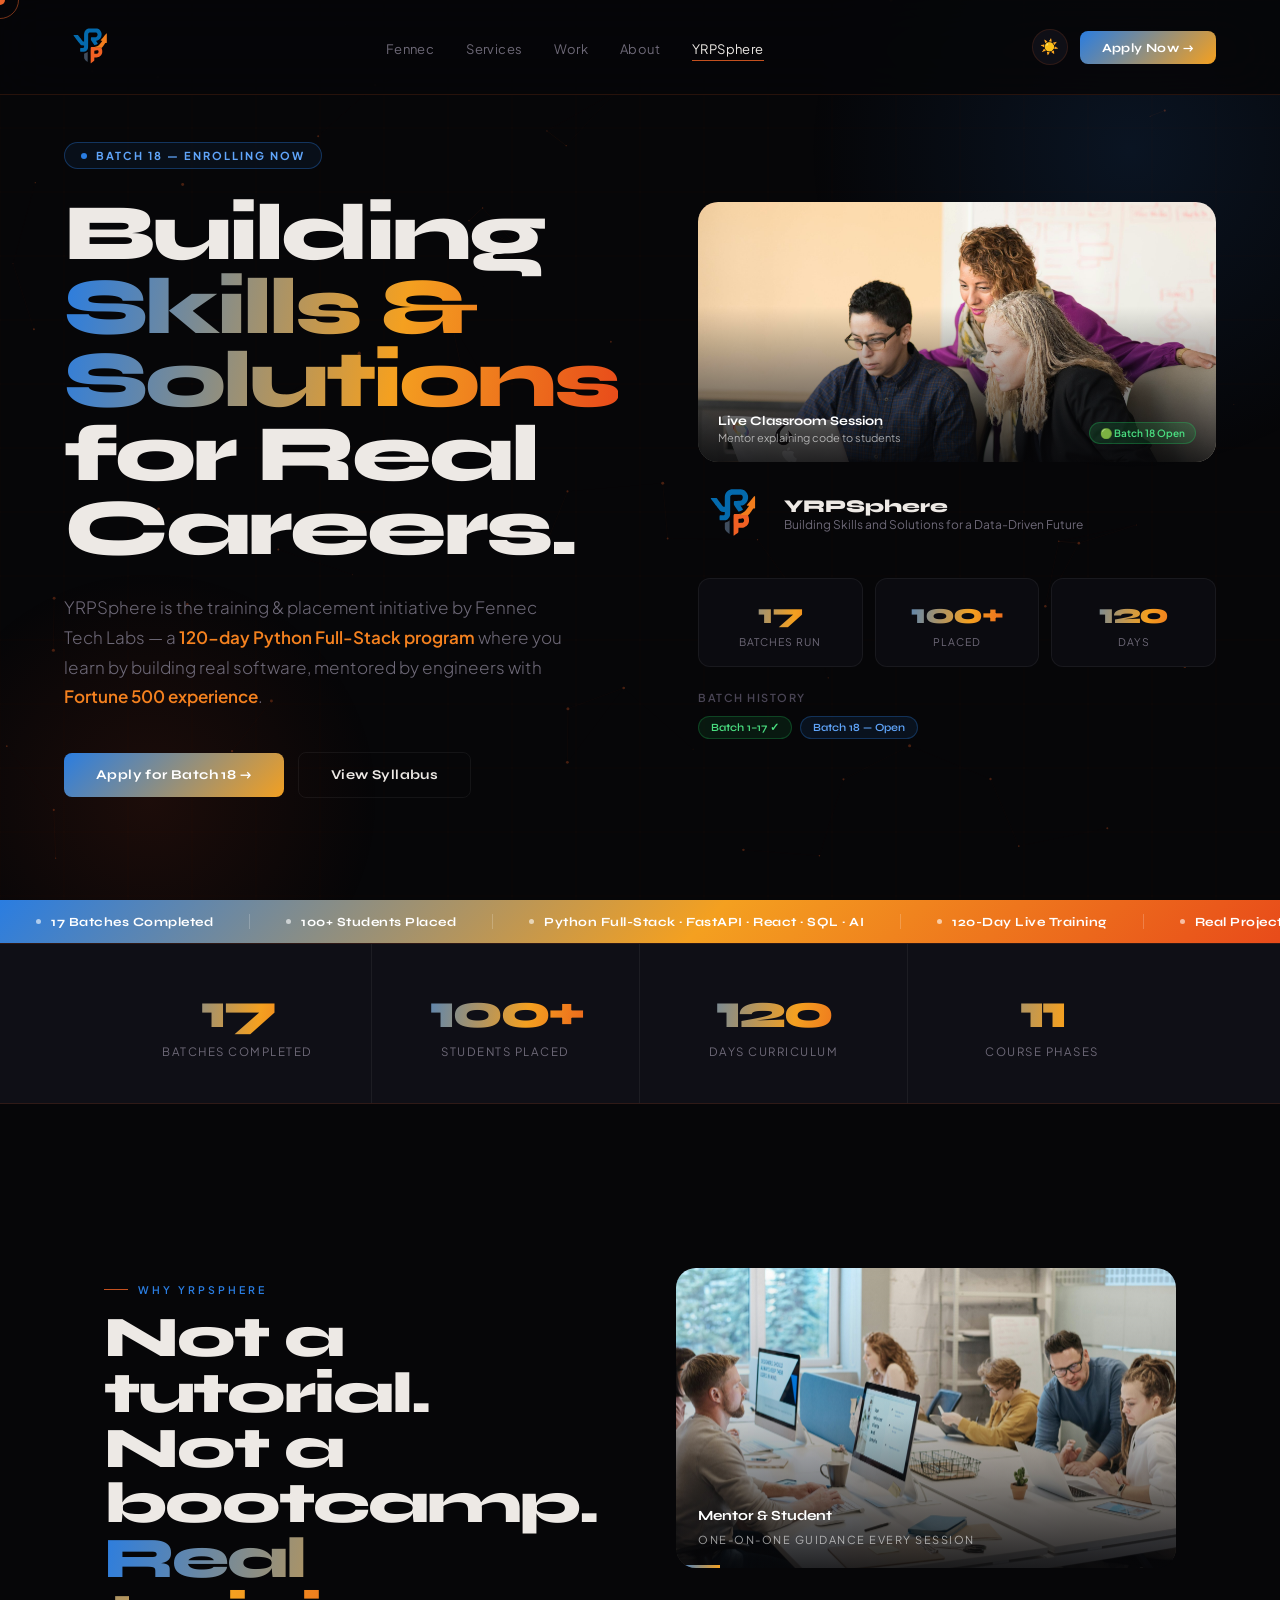
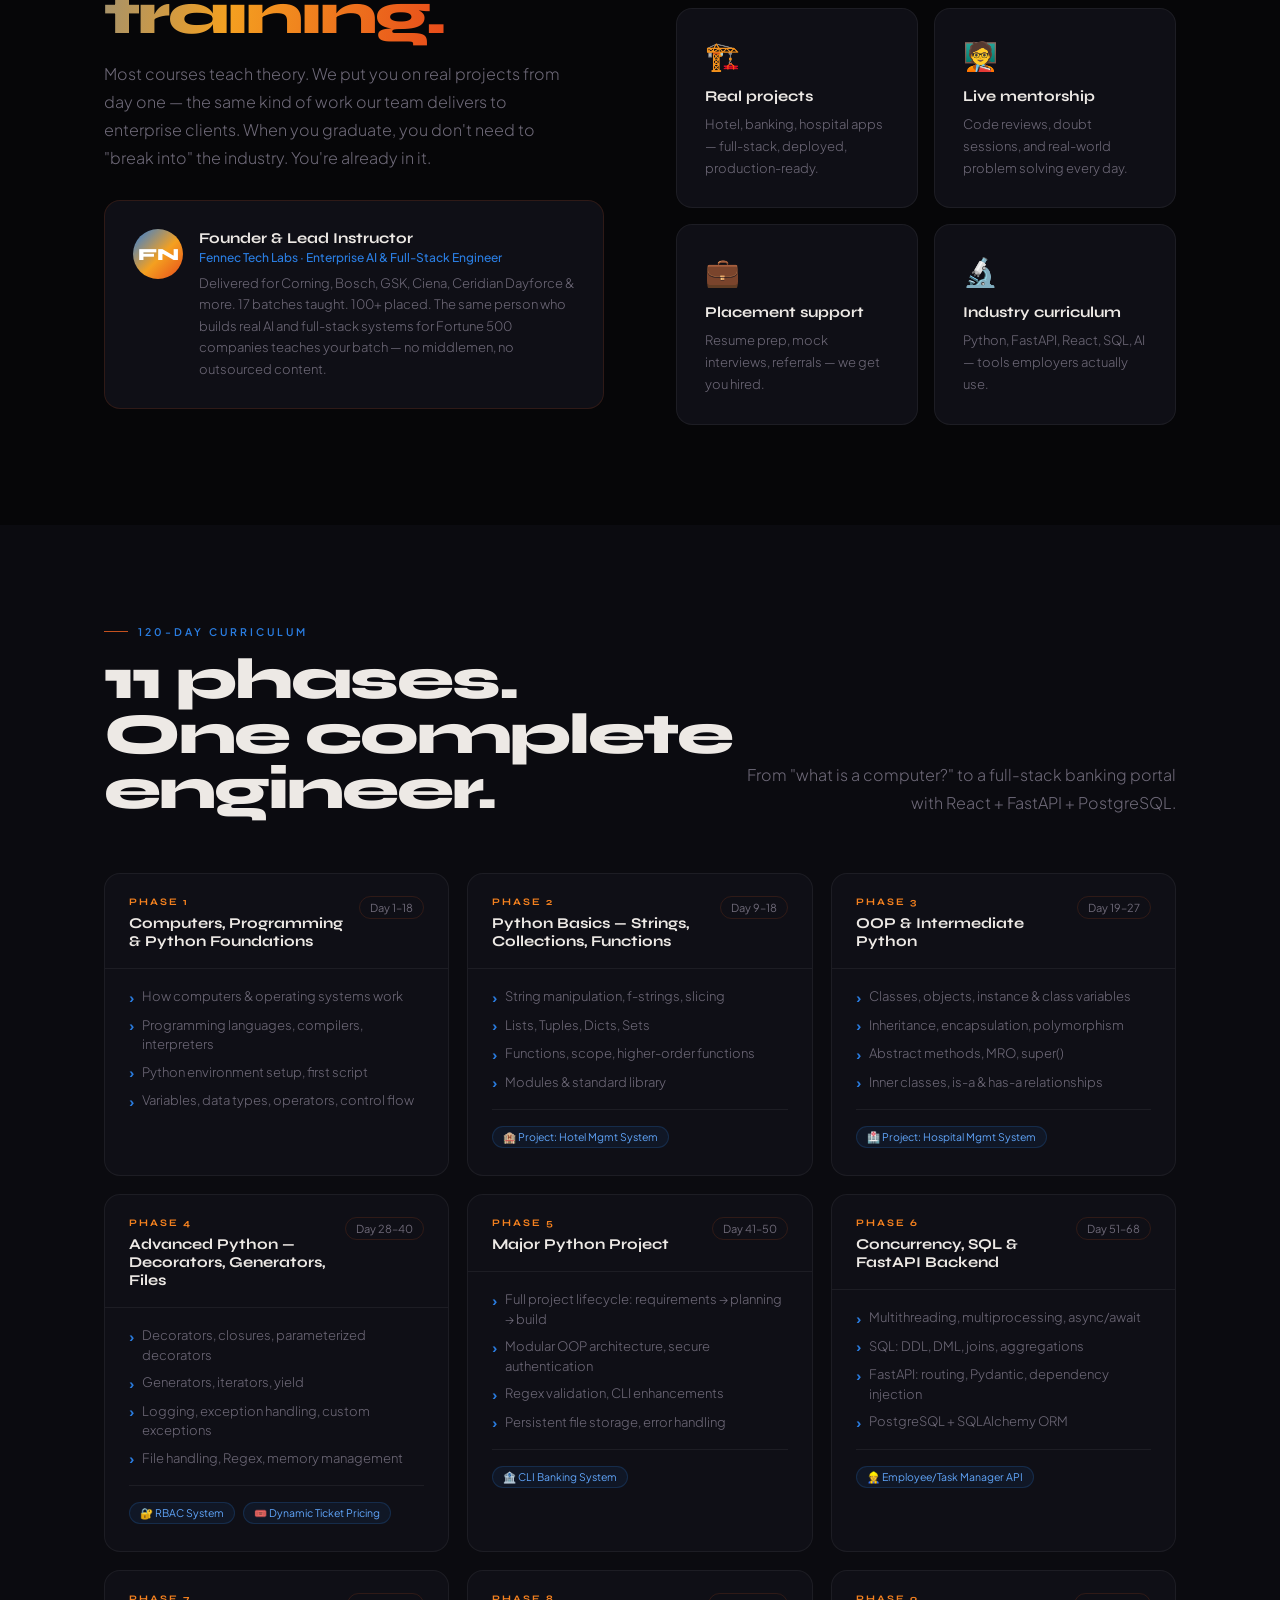
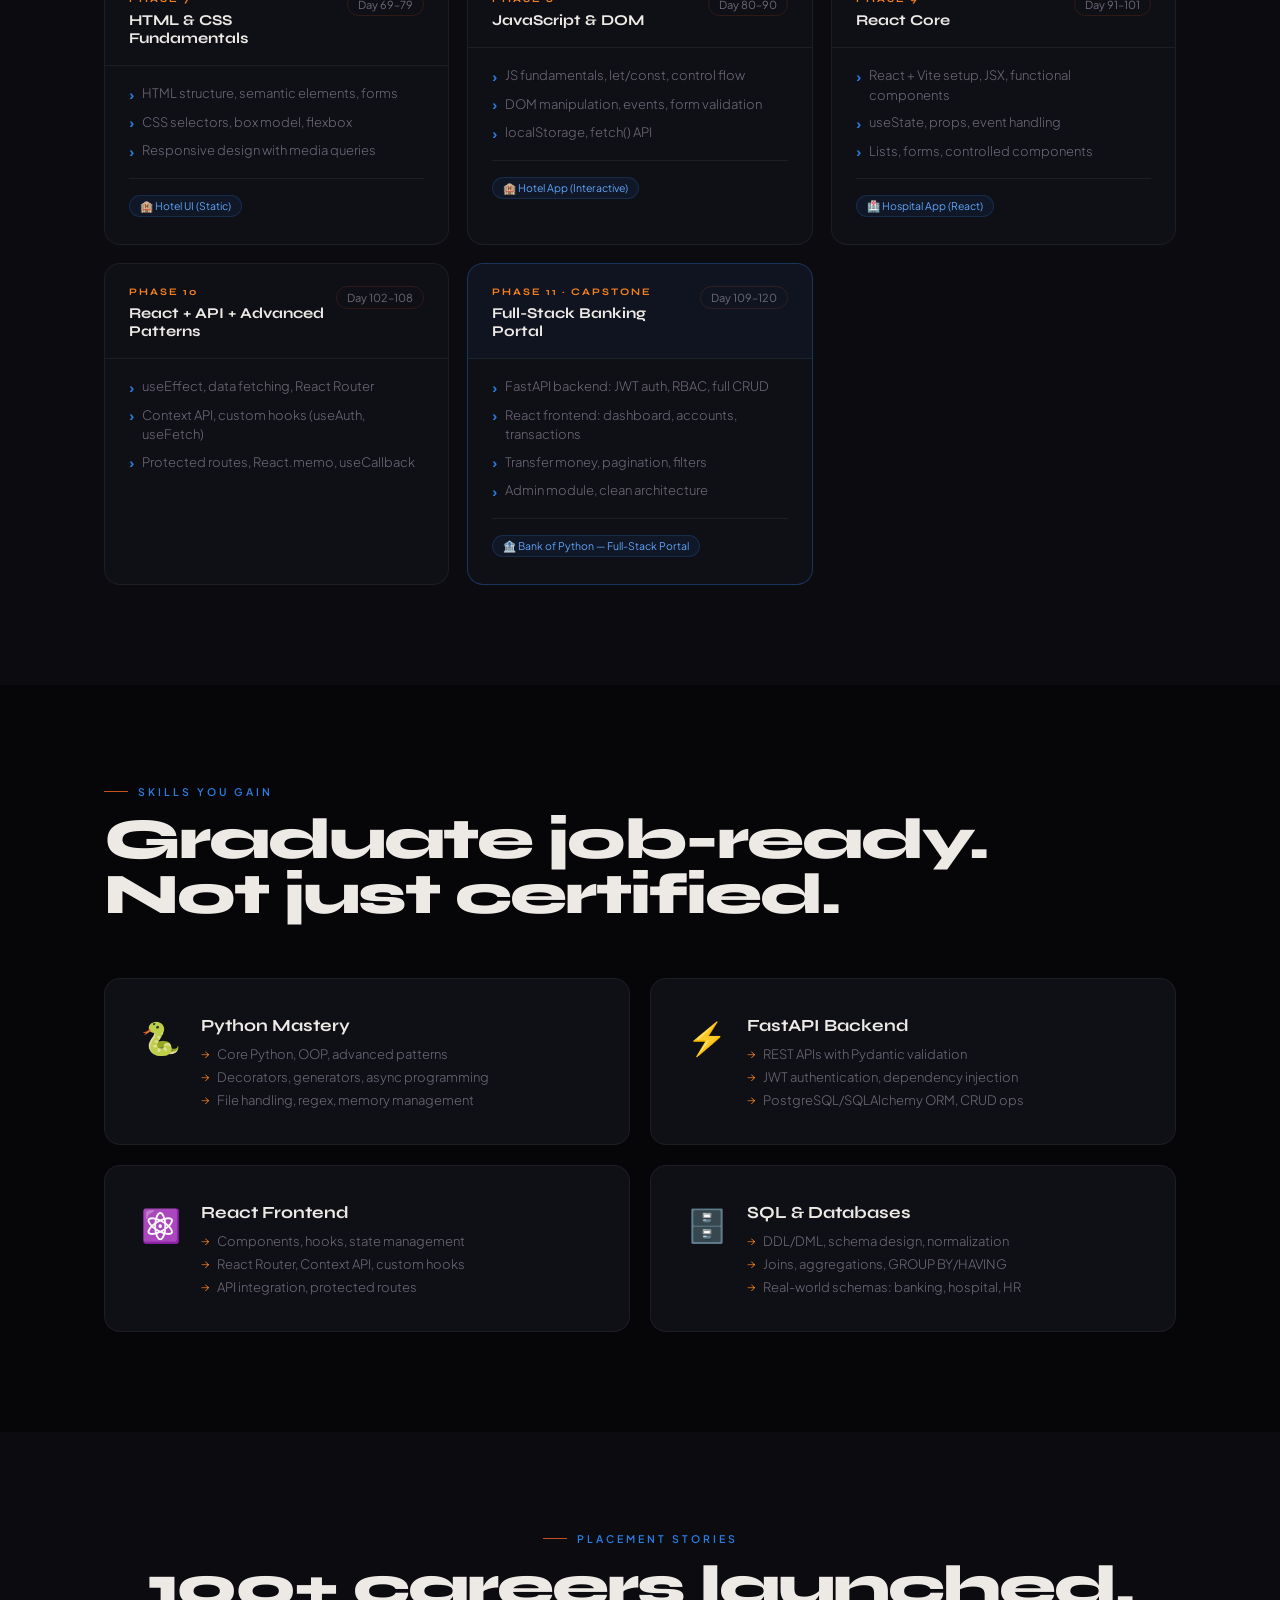
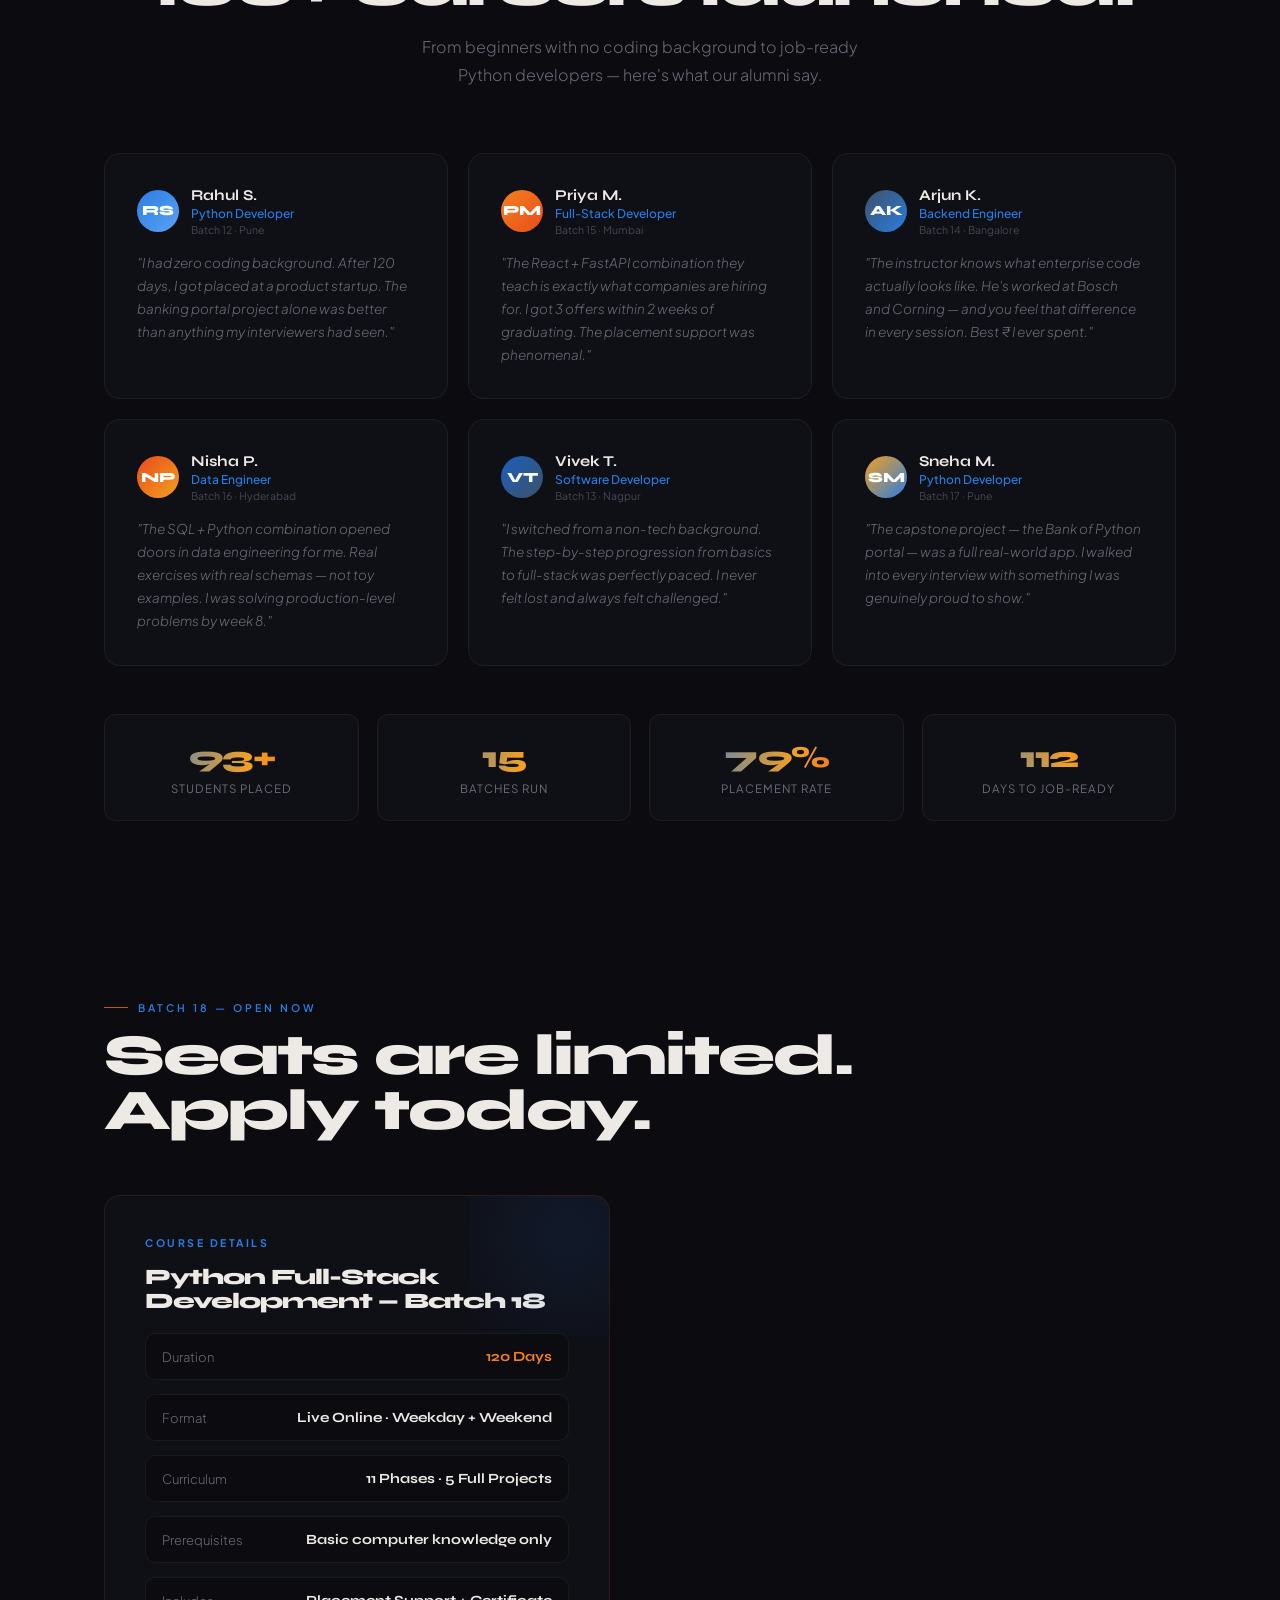
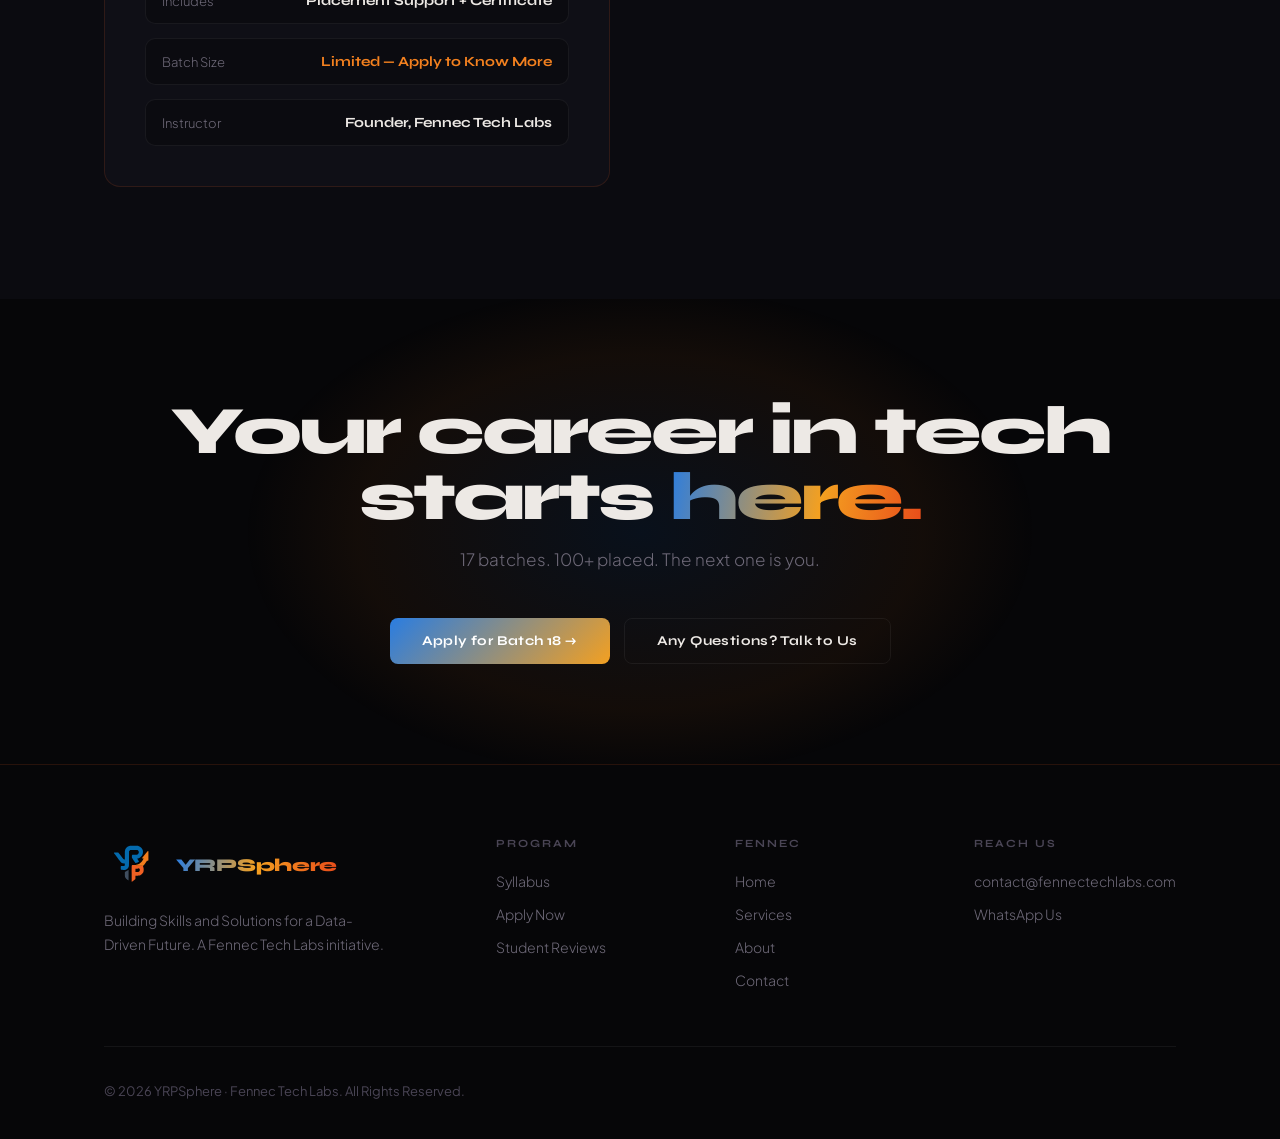
<file: pages/yrpsphere.html>
<!DOCTYPE html>
<html lang="en" data-theme="dark">
<head>
  <meta charset="UTF-8"/><meta name="viewport" content="width=device-width,initial-scale=1.0"/>
  <title>YRPSphere — Building Skills and Solutions for a Data-Driven Future</title>
  <link rel="stylesheet" href="../css/global.css"/>
  <link href="https://fonts.googleapis.com/css2?family=Plus+Jakarta+Sans:wght@300;400;500;600;700;800&family=Syne:wght@700;800&display=swap" rel="stylesheet"/>
  <style>
    /* ── YRP Brand Colors ── */
    :root {
      --yrp-blue:#2A7DE1;
      --yrp-blue-dark:#1a5fbf;
      --yrp-orange:#F4811F;
      --yrp-red:#E84B1A;
      --yrp-slate:#3D5166;
      --yrp-grad:linear-gradient(135deg,#2A7DE1 0%,#F4A020 55%,#E84B1A 100%);
      --yrp-grad-text:linear-gradient(100deg,#2A7DE1 0%,#F4A020 60%,#E84B1A 100%);
      --yrp-glow:rgba(42,125,225,0.35);
      --yrp-glow-warm:rgba(244,129,31,0.3);
    }
    body { font-family:'Plus Jakarta Sans',sans-serif; }

    /* ── NAV override for YRP ── */
    .yrp-nav { background:rgba(6,6,8,.88) !important; }
    [data-theme="light"] .yrp-nav { background:rgba(250,249,247,.92) !important; }

    /* ── YRP Logo Reveal ── */
    .yrp-nav-logo { display:inline-flex;align-items:center;text-decoration:none;overflow:hidden;padding:2px 0;gap:0; }
    .yrp-nav-symbol { width:54px;height:54px;flex-shrink:0;transition:transform .3s ease; }
    .yrp-nav-logo:hover .yrp-nav-symbol { transform:scale(1.05); }
    .yrp-nav-text { display:flex;flex-direction:column;justify-content:center;overflow:hidden;white-space:nowrap;max-width:0;opacity:0;margin-left:0;transition:max-width .45s cubic-bezier(.4,0,.2,1),opacity .35s ease .05s,margin-left .45s cubic-bezier(.4,0,.2,1); }
    .yrp-nav-logo:hover .yrp-nav-text { max-width:300px;opacity:1;margin-left:11px; }
    .yrp-nav-name { font-family:'Syne',sans-serif;font-size:20px;font-weight:800;color:#3D5166;letter-spacing:-.3px;line-height:1.1; }
    [data-theme="dark"] .yrp-nav-name { color:#dce8f4; }
    .yrp-nav-tagline { font-size:11px;color:var(--text-muted);letter-spacing:.2px;line-height:1.35;margin-top:3px; }

    /* ── HERO ── */
    .yrp-hero {
      position:relative; z-index:1;
      min-height:100vh; display:flex; align-items:center;
      padding:140px 64px 100px; overflow:hidden;
    }
    .yrp-hero::before {
      content:'';position:absolute;top:-200px;right:-200px;
      width:700px;height:700px;
      background:radial-gradient(circle,rgba(42,125,225,.12),transparent 65%);
      pointer-events:none;
    }
    .yrp-hero::after {
      content:'';position:absolute;bottom:-150px;left:-100px;
      width:500px;height:500px;
      background:radial-gradient(circle,rgba(232,75,26,.1),transparent 65%);
      pointer-events:none;
    }
    .hero-inner { display:grid; grid-template-columns:1fr 1fr; gap:80px; align-items:center; width:100%; max-width:1200px; margin:0 auto; position:relative; z-index:1; }
    .yrp-badge { display:inline-flex; align-items:center; gap:9px; padding:6px 16px; border:1px solid rgba(42,125,225,.35); border-radius:100px; font-size:11px; color:#60a5fa; letter-spacing:2px; text-transform:uppercase; font-weight:700; background:rgba(42,125,225,.08); margin-bottom:28px; animation:fadeUp .7s ease both; }
    .yrp-badge-dot { width:6px; height:6px; border-radius:50%; background:var(--yrp-blue); animation:blink 1.5s infinite; }
    @keyframes blink{0%,100%{opacity:1;transform:scale(1)}50%{opacity:.3;transform:scale(.7)}}
    @keyframes fadeUp{from{opacity:0;transform:translateY(28px)}to{opacity:1;transform:translateY(0)}}
    .yrp-headline {
      font-family:'Syne',sans-serif;
      font-size:clamp(44px,6.5vw,80px);
      font-weight:800; letter-spacing:-3px; line-height:.92;
      margin-bottom:28px; animation:fadeUp .7s .08s ease both;
    }
    .yrp-headline .line1 { display:block; color:var(--text); }
    .yrp-headline .line2 {
      display:block;
      background:var(--yrp-grad-text);
      -webkit-background-clip:text; -webkit-text-fill-color:transparent; background-clip:text;
    }
    .yrp-headline .line3 { display:block; color:var(--text); }
    .yrp-sub { font-size:17px; color:var(--text-muted); line-height:1.75; font-weight:300; max-width:500px; margin-bottom:40px; animation:fadeUp .7s .16s ease both; }
    .yrp-sub strong { color:var(--yrp-orange); font-weight:600; }
    .hero-actions { display:flex; gap:14px; align-items:center; animation:fadeUp .7s .24s ease both; }
    .btn-yrp {
      display:inline-flex; align-items:center; gap:8px;
      font-family:'Syne',sans-serif; font-weight:700; font-size:13.5px;
      padding:14px 32px; border-radius:var(--radius); cursor:none;
      text-decoration:none; letter-spacing:.4px;
      transition:all var(--transition); border:none;
    }
    .btn-yrp-primary { background:var(--yrp-grad); color:white; background-size:200%; background-position:0%; }
    .btn-yrp-primary:hover { background-position:100%; box-shadow:0 0 44px var(--yrp-glow-warm); transform:translateY(-2px); }
    .btn-yrp-outline { background:transparent; color:var(--text); border:1px solid var(--border-sub); }
    .btn-yrp-outline:hover { border-color:var(--yrp-blue); color:#60a5fa; background:rgba(42,125,225,.07); }

    /* ── HERO VISUAL CARD ── */
    .hero-visual { position:relative; animation:fadeUp .7s .32s ease both; }
    .hero-card {
      background:var(--surface); border:1px solid var(--border);
      border-radius:20px; padding:32px; position:relative; overflow:hidden;
    }
    .hero-card::before { content:''; position:absolute; top:-80px; right:-80px; width:250px; height:250px; background:radial-gradient(circle,rgba(42,125,225,.1),transparent); pointer-events:none; }
    .hero-card-header { display:flex; align-items:center; gap:14px; margin-bottom:28px; }
    .hero-logo { width:72px; height:72px; object-fit:contain; }
    .hero-card-title { font-family:'Syne',sans-serif; font-size:18px; font-weight:800; color:var(--text); }
    .hero-card-sub { font-size:12px; color:var(--text-muted); }
    .stat-row { display:grid; grid-template-columns:repeat(3,1fr); gap:12px; margin-bottom:24px; }
    .hstat { background:var(--bg2); border:1px solid var(--border-sub); border-radius:12px; padding:18px 14px; text-align:center; }
    .hstat-n { font-family:'Syne',sans-serif; font-size:28px; font-weight:800; letter-spacing:-1.5px; background:var(--yrp-grad-text); -webkit-background-clip:text; -webkit-text-fill-color:transparent; background-clip:text; }
    .hstat-l { font-size:10.5px; color:var(--text-muted); text-transform:uppercase; letter-spacing:1px; margin-top:4px; }
    .batch-strip { display:flex; gap:8px; flex-wrap:wrap; }
    .batch-pill { font-size:11px; padding:4px 12px; border-radius:100px; font-weight:600; font-family:'Syne',sans-serif; }
    .bp-done { background:rgba(34,197,94,.1); border:1px solid rgba(34,197,94,.25); color:#4ade80; }
    .bp-live { background:rgba(42,125,225,.1); border:1px solid rgba(42,125,225,.3); color:#60a5fa; animation:pulse 2s infinite; }
    @keyframes pulse { 0%,100%{box-shadow:0 0 0 0 rgba(42,125,225,.3)} 50%{box-shadow:0 0 0 6px rgba(42,125,225,0)} }

    /* ── ACHIEVEMENT TICKER ── */
    .ticker-band { position:relative; z-index:1; background:var(--yrp-grad); padding:14px 0; overflow:hidden; }
    .ticker-track { display:flex; gap:0; animation:marquee 25s linear infinite; width:max-content; }
    @keyframes marquee { to { transform:translateX(-50%); } }
    .ticker-item { display:flex; align-items:center; gap:10px; padding:0 36px; border-right:1px solid rgba(255,255,255,.2); font-size:12.5px; font-weight:700; color:white; letter-spacing:.5px; white-space:nowrap; font-family:'Syne',sans-serif; }
    .ticker-item:last-child { border-right:none; }
    .ticker-dot { width:5px; height:5px; border-radius:50%; background:white; opacity:.6; }

    /* ── STATS BAND ── */
    .stats-band { position:relative; z-index:1; background:var(--surface); border-top:1px solid var(--border); border-bottom:1px solid var(--border); }
    .stats-inner { display:grid; grid-template-columns:repeat(4,1fr); }
    .stat-item { text-align:center; padding:44px 24px; border-right:1px solid var(--border-sub); }
    .stat-item:last-child { border-right:none; }
    .stat-n { font-family:'Syne',sans-serif; font-size:48px; font-weight:800; letter-spacing:-3px; line-height:1; margin-bottom:8px; background:var(--yrp-grad-text); -webkit-background-clip:text; -webkit-text-fill-color:transparent; background-clip:text; }
    .stat-l { font-size:11.5px; color:var(--text-muted); letter-spacing:1.5px; text-transform:uppercase; }

    /* ── WHY SECTION ── */
    .why-band { padding:100px 0; }
    .why-grid { display:grid; grid-template-columns:1fr 1fr; gap:72px; align-items:center; margin-top:64px; }
    .why-cards { display:grid; grid-template-columns:1fr 1fr; gap:16px; }
    .why-card { background:var(--surface); border:1px solid var(--border-sub); border-radius:16px; padding:28px; transition:all var(--transition); cursor:none; }
    .why-card:hover { border-color:var(--yrp-blue); transform:translateY(-3px); box-shadow:0 16px 40px var(--shadow); }
    .wc-icon { font-size:28px; margin-bottom:14px; display:block; }
    .wc-title { font-family:'Syne',sans-serif; font-size:15px; font-weight:700; color:var(--text); margin-bottom:8px; }
    .wc-desc { font-size:13px; color:var(--text-muted); line-height:1.7; font-weight:300; }
    .why-text h2 { font-family:'Syne',sans-serif; font-size:clamp(28px,3.5vw,44px); font-weight:800; letter-spacing:-2px; line-height:.95; color:var(--text); margin-bottom:20px; }
    .why-text p { font-size:15px; color:var(--text-muted); line-height:1.8; font-weight:300; margin-bottom:16px; }
    .instructor-card { background:var(--surface); border:1px solid var(--border); border-radius:16px; padding:28px; margin-top:28px; display:flex; align-items:flex-start; gap:16px; }
    .inst-av { width:50px; height:50px; border-radius:50%; background:var(--yrp-grad); display:flex; align-items:center; justify-content:center; font-family:'Syne',sans-serif; font-weight:800; font-size:17px; color:white; flex-shrink:0; }
    .inst-name { font-family:'Syne',sans-serif; font-size:15px; font-weight:700; color:var(--text); margin-bottom:3px; }
    .inst-role { font-size:12px; color:var(--yrp-blue); font-weight:500; margin-bottom:8px; }
    .inst-bio { font-size:13px; color:var(--text-muted); line-height:1.65; font-weight:300; }

    /* ── SYLLABUS ── */
    .syllabus-band { padding:100px 0; background:var(--bg2); }
    .syllabus-header { display:flex; justify-content:space-between; align-items:flex-end; margin-bottom:56px; }
    .syllabus-grid { display:grid; grid-template-columns:repeat(3,1fr); gap:18px; }
    .phase-card { background:var(--surface); border:1px solid var(--border-sub); border-radius:16px; overflow:hidden; transition:all var(--transition); cursor:none; }
    .phase-card:hover { border-color:var(--yrp-blue); transform:translateY(-3px); box-shadow:0 16px 44px var(--shadow); }
    .phase-header { padding:22px 24px 18px; border-bottom:1px solid var(--border-sub); display:flex; align-items:flex-start; justify-content:space-between; gap:12px; }
    .ph-num { font-family:'Syne',sans-serif; font-size:10px; font-weight:700; letter-spacing:2px; color:var(--yrp-orange); text-transform:uppercase; margin-bottom:6px; }
    .ph-title { font-family:'Syne',sans-serif; font-size:15px; font-weight:700; color:var(--text); line-height:1.2; }
    .ph-days { font-size:11px; padding:4px 10px; border:1px solid var(--border); border-radius:100px; color:var(--text-muted); white-space:nowrap; flex-shrink:0; }
    .phase-body { padding:18px 24px 22px; }
    .topic-list { list-style:none; display:flex; flex-direction:column; gap:8px; }
    .topic-list li { font-size:13px; color:var(--text-muted); display:flex; align-items:flex-start; gap:8px; font-weight:300; line-height:1.5; }
    .topic-list li::before { content:'›'; color:var(--yrp-blue); font-size:14px; font-weight:700; flex-shrink:0; margin-top:-.5px; }
    .phase-projects { margin-top:16px; padding-top:14px; border-top:1px solid var(--border-sub); }
    .proj-tag { font-size:10.5px; padding:3px 10px; background:rgba(42,125,225,.08); border:1px solid rgba(42,125,225,.2); border-radius:100px; color:#60a5fa; display:inline-flex; align-items:center; gap:5px; margin-right:5px; margin-bottom:5px; }

    /* ── CURRICULUM TIMELINE ── */
    .timeline-band { padding:80px 0; }
    .timeline { position:relative; margin-top:60px; }
    .timeline::before { content:''; position:absolute; left:50%; top:0; bottom:0; width:1px; background:linear-gradient(to bottom,transparent,var(--border),transparent); transform:translateX(-50%); }
    .tl-item { display:grid; grid-template-columns:1fr 48px 1fr; gap:0; margin-bottom:48px; align-items:start; }
    .tl-item:nth-child(odd) .tl-content { grid-column:1; text-align:right; padding-right:40px; }
    .tl-item:nth-child(odd) .tl-empty { grid-column:3; }
    .tl-item:nth-child(even) .tl-content { grid-column:3; padding-left:40px; }
    .tl-item:nth-child(even) .tl-empty { grid-column:1; }
    .tl-dot { grid-column:2; width:48px; display:flex; align-items:center; justify-content:center; padding-top:4px; }
    .tl-dot-inner { width:14px; height:14px; border-radius:50%; border:2px solid var(--yrp-blue); background:var(--bg); position:relative; z-index:1; flex-shrink:0; }
    .tl-dot-inner::before { content:''; position:absolute; inset:-5px; border-radius:50%; background:rgba(42,125,225,.12); }
    .tl-week { font-size:10px; letter-spacing:2px; text-transform:uppercase; color:var(--yrp-orange); font-weight:700; margin-bottom:6px; }
    .tl-title { font-family:'Syne',sans-serif; font-size:16px; font-weight:700; color:var(--text); margin-bottom:8px; }
    .tl-desc { font-size:13px; color:var(--text-muted); line-height:1.65; font-weight:300; }

    /* ── PLACEMENTS ── */
    .placement-band { padding:100px 0; background:var(--bg2); }
    .placement-header { text-align:center; margin-bottom:64px; }
    .placement-grid { display:grid; grid-template-columns:repeat(3,1fr); gap:20px; }
    .placement-card { background:var(--surface); border:1px solid var(--border-sub); border-radius:16px; padding:32px; transition:all var(--transition); cursor:none; }
    .placement-card:hover { border-color:var(--yrp-blue); transform:translateY(-3px); }
    .pc-header { display:flex; align-items:center; gap:12px; margin-bottom:16px; }
    .pc-av { width:42px; height:42px; border-radius:50%; display:flex; align-items:center; justify-content:center; font-family:'Syne',sans-serif; font-weight:800; font-size:14px; color:white; flex-shrink:0; }
    .pc-av-1 { background:linear-gradient(135deg,#2A7DE1,#5ba3f5); }
    .pc-av-2 { background:linear-gradient(135deg,#F4811F,#E84B1A); }
    .pc-av-3 { background:linear-gradient(135deg,#3D5166,#2A7DE1); }
    .pc-av-4 { background:linear-gradient(135deg,#E84B1A,#F4A020); }
    .pc-av-5 { background:linear-gradient(135deg,#1a5fbf,#3D5166); }
    .pc-av-6 { background:linear-gradient(135deg,#F4A020,#2A7DE1); }
    .pc-name { font-family:'Syne',sans-serif; font-size:15px; font-weight:700; color:var(--text); margin-bottom:2px; }
    .pc-role { font-size:12px; color:var(--yrp-blue); font-weight:500; }
    .pc-batch { font-size:10.5px; color:var(--text-dim); margin-top:2px; }
    .pc-quote { font-size:13.5px; color:var(--text-muted); line-height:1.7; font-style:italic; font-weight:300; }
    .placement-summary { display:grid; grid-template-columns:repeat(4,1fr); gap:18px; margin-top:48px; }
    .ps-item { background:var(--surface); border:1px solid var(--border-sub); border-radius:12px; padding:24px; text-align:center; }
    .ps-n { font-family:'Syne',sans-serif; font-size:30px; font-weight:800; letter-spacing:-1.5px; background:var(--yrp-grad-text); -webkit-background-clip:text; -webkit-text-fill-color:transparent; background-clip:text; margin-bottom:6px; }
    .ps-l { font-size:11.5px; color:var(--text-muted); text-transform:uppercase; letter-spacing:1px; }

    /* ── WHAT YOU LEARN ── */
    .learn-band { padding:100px 0; }
    .learn-grid { display:grid; grid-template-columns:repeat(2,1fr); gap:20px; margin-top:56px; }
    .learn-card { background:var(--surface); border:1px solid var(--border-sub); border-radius:16px; padding:36px; display:flex; gap:20px; transition:border-color var(--transition); cursor:none; }
    .learn-card:hover { border-color:var(--yrp-blue); }
    .lc-icon { font-size:32px; flex-shrink:0; margin-top:2px; }
    .lc-title { font-family:'Syne',sans-serif; font-size:17px; font-weight:700; color:var(--text); margin-bottom:10px; }
    .lc-points { list-style:none; display:flex; flex-direction:column; gap:7px; }
    .lc-points li { font-size:13px; color:var(--text-muted); display:flex; gap:8px; font-weight:300; }
    .lc-points li::before { content:'→'; color:var(--yrp-orange); font-size:12px; flex-shrink:0; }

    /* ── BATCH INFO ── */
    .batch-band { padding:80px 0; background:var(--bg2); }
    .batch-inner { display:grid; grid-template-columns:1fr 1fr; gap:60px; align-items:start; margin-top:56px; }
    .batch-info-card { background:var(--surface); border:1px solid var(--border); border-radius:16px; padding:40px; position:relative; overflow:hidden; }
    .batch-info-card::before { content:''; position:absolute; top:-60px; right:-60px; width:200px; height:200px; background:radial-gradient(circle,rgba(42,125,225,.1),transparent); pointer-events:none; }
    .bic-label { font-size:10.5px; letter-spacing:2.5px; text-transform:uppercase; color:var(--yrp-blue); font-weight:700; margin-bottom:16px; }
    .bic-title { font-family:'Syne',sans-serif; font-size:22px; font-weight:800; letter-spacing:-1px; color:var(--text); margin-bottom:20px; line-height:1.1; }
    .bic-rows { display:flex; flex-direction:column; gap:14px; position:relative; z-index:1; }
    .bic-row { display:flex; justify-content:space-between; align-items:center; padding:14px 16px; background:var(--bg2); border:1px solid var(--border-sub); border-radius:10px; }
    .bic-key { font-size:13px; color:var(--text-muted); font-weight:300; }
    .bic-val { font-family:'Syne',sans-serif; font-size:14px; font-weight:700; color:var(--text); }
    .bic-val.highlight { color:var(--yrp-orange); }
    .apply-card { background:var(--surface); border:1px solid var(--border); border-radius:16px; padding:40px; position:relative; overflow:hidden; }
    .apply-card::before { content:''; position:absolute; inset:0; background:radial-gradient(circle at 80% 20%,rgba(244,129,31,.07),transparent 60%); pointer-events:none; }
    .ac-title { font-family:'Syne',sans-serif; font-size:22px; font-weight:800; letter-spacing:-1px; color:var(--text); margin-bottom:12px; line-height:1.1; }
    .ac-desc { font-size:14px; color:var(--text-muted); line-height:1.7; font-weight:300; margin-bottom:28px; }
    .ac-form { display:flex; flex-direction:column; gap:12px; position:relative; z-index:1; }
    .ac-input { background:var(--bg); border:1px solid var(--border-sub); border-radius:10px; padding:12px 16px; font-family:'Plus Jakarta Sans',sans-serif; font-size:14px; color:var(--text); outline:none; transition:border-color var(--transition); }
    .ac-input:focus { border-color:var(--yrp-blue); box-shadow:0 0 0 3px rgba(42,125,225,.1); }
    .ac-input::placeholder { color:var(--text-dim); }
    .ac-select { appearance:none; cursor:none; }
    .ac-btn { font-family:'Syne',sans-serif; font-size:13.5px; font-weight:700; padding:14px; background:var(--yrp-grad); color:white; border:none; border-radius:10px; cursor:none; letter-spacing:.5px; transition:all var(--transition); background-size:200%; background-position:0%; }
    .ac-btn:hover { background-position:100%; box-shadow:0 0 32px var(--yrp-glow-warm); transform:translateY(-1px); }

    /* ── CTA ── */
    .yrp-cta { padding:100px 0; text-align:center; position:relative; overflow:hidden; }
    .yrp-cta::before { content:''; position:absolute; top:50%; left:50%; transform:translate(-50%,-50%); width:800px; height:500px; background:radial-gradient(ellipse,rgba(42,125,225,.09) 0%,rgba(244,129,31,.06) 50%,transparent 70%); pointer-events:none; }
    .yrp-cta-title { font-family:'Syne',sans-serif; font-size:clamp(36px,5.5vw,68px); font-weight:800; letter-spacing:-3px; line-height:.96; color:var(--text); margin-bottom:18px; position:relative; z-index:1; }
    .yrp-cta-title span { background:var(--yrp-grad-text); -webkit-background-clip:text; -webkit-text-fill-color:transparent; background-clip:text; }
    .yrp-cta-sub { font-size:17px; color:var(--text-muted); font-weight:300; margin-bottom:48px; position:relative; z-index:1; }


    /* ── YRP Classroom Photo ── */
    .yrp-photo-wrap{position:relative;border-radius:20px;overflow:hidden;margin-bottom:24px;}
    .yrp-photo-wrap img{width:100%;height:300px;object-fit:cover;object-position:center 30%;display:block;transition:transform .6s ease;}
    .yrp-photo-wrap:hover img{transform:scale(1.04);}
    .yrp-photo-overlay{position:absolute;inset:0;background:linear-gradient(to top,rgba(6,6,8,.88) 0%,rgba(6,6,8,.2) 50%,transparent 100%);}
    .yrp-photo-caption{position:absolute;bottom:0;left:0;right:0;padding:20px 22px;}
    .yrp-photo-caption strong{display:block;font-family:'Syne',sans-serif;font-size:14px;font-weight:700;color:#fff;margin-bottom:3px;}
    .yrp-photo-caption span{font-size:11px;color:rgba(255,255,255,.6);letter-spacing:1.5px;text-transform:uppercase;}
    .yrp-photo-bar{position:absolute;bottom:0;left:0;width:44px;height:3px;background:linear-gradient(to right,#2A7DE1,#F4A020);}
    @media(max-width:900px){
      .hero-inner,.why-grid,.batch-inner{grid-template-columns:1fr;gap:48px;}
      .stats-inner{grid-template-columns:repeat(2,1fr);}
      .stat-item:nth-child(2){border-right:none;}
      .stat-item:nth-child(3){border-right:1px solid var(--border-sub);}
      .syllabus-grid,.placement-grid,.learn-grid{grid-template-columns:1fr;}
      .placement-summary{grid-template-columns:repeat(2,1fr);}
      .timeline::before{left:20px;}
      .tl-item{grid-template-columns:20px 1fr;}
      .tl-item:nth-child(odd) .tl-content,.tl-item:nth-child(even) .tl-content{grid-column:2;text-align:left;padding-left:24px;padding-right:0;}
      .tl-item:nth-child(odd) .tl-empty,.tl-item:nth-child(even) .tl-empty{display:none;}
      .tl-dot{grid-column:1;}
      .why-cards{grid-template-columns:1fr;}
      .yrp-hero{padding:120px 20px 60px;}
      .yrp-inner{padding:36px 24px;}
    }
    @media(max-width:600px){
      .yrp-hero{padding:100px 16px 48px;}
      .yrp-headline{letter-spacing:-2px;}
      .yrp-sub{font-size:15px;}
      .hero-actions{flex-direction:column;width:100%;}
      .hero-actions .btn-yrp{width:100%;justify-content:center;}
      .hero-card{padding:24px 18px;}
      .stat-row{grid-template-columns:repeat(3,1fr);gap:8px;}
      .hstat{padding:12px 8px;}
      .hstat-n{font-size:22px;}
      .stats-inner{grid-template-columns:repeat(2,1fr);}
      .stat-item{padding:28px 16px;}
      .stat-n{font-size:36px;}
      .why-band,.learn-band,.placement-band,.syllabus-band{padding:60px 0;}
      .why-cards{grid-template-columns:1fr;gap:12px;}
      .why-card{padding:20px;}
      .syllabus-grid{gap:14px;}
      .phase-card{border-radius:12px;}
      .phase-header{padding:16px 18px 14px;flex-direction:column;align-items:flex-start;gap:8px;}
      .phase-body{padding:14px 18px 18px;}
      .learn-card{flex-direction:column;gap:12px;padding:24px 18px;}
      .placement-grid{gap:14px;}
      .placement-card{padding:24px 18px;}
      .placement-summary{grid-template-columns:repeat(2,1fr);gap:12px;}
      .batch-inner{gap:32px;}
      .batch-info-card,.apply-card{padding:28px 20px;}
      .bic-rows{gap:10px;}
      .bic-row{flex-direction:column;align-items:flex-start;gap:4px;padding:10px 12px;}
      .ac-form{gap:10px;}
      .yrp-cta{padding:60px 0;}
      .yrp-cta-title{letter-spacing:-1.5px;}
      .yrp-inner{padding:28px 16px;}
      .yrp-stats{grid-template-columns:repeat(2,1fr);gap:12px;}
    }
    @media(max-width:480px){
      .ticker-item{padding:0 20px;font-size:11px;}
      .nav-right .btn-yrp{display:none;}
    }
  </style>
</head>
<body>
  <div class="cursor" id="cursor"></div>
  <div class="cursor-ring" id="cursorRing"></div>
  <canvas id="grid-canvas"></canvas>

  <!-- NAV -->
  <nav class="yrp-nav">
    <a href="yrpsphere.html" class="yrp-nav-logo" title="YRPSphere">
      <svg class="yrp-nav-symbol" viewBox="0 0 500 500" xmlns="http://www.w3.org/2000/svg">
        <g fill="#046aad">
  <path d="M152.49 292.97 c-0.83 -0.49 -1.81 -1.42 -2.15 -2.05 -0.78 -1.37 -1.22 -18.26 -0.68 -24.66 0.29 -3.86 0.49 -4.35 1.81 -5.62 l1.46 -1.37 12.55 0 c12.55 0 12.55 0 15.09 -1.27 1.90 -0.93 2.88 -1.86 3.91 -3.52 1.27 -2.25 1.32 -2.44 1.32 -10.35 l0 -8.06 -9.03 -0.29 c-7.32 -0.24 -9.57 -0.49 -11.72 -1.27 -9.47 -3.47 -11.87 -5.76 -27.93 -27.05 -4.20 -5.57 -9.03 -11.91 -10.74 -14.16 -10.99 -14.31 -29.35 -38.43 -33.11 -43.41 -4.74 -6.35 -5.27 -7.91 -3.42 -9.77 0.93 -0.93 1.61 -0.98 19.53 -0.98 13.33 0 18.85 0.15 19.78 0.59 0.78 0.34 5.42 6.01 11.47 14.01 23.58 31.15 31.10 40.97 32.57 42.87 2.25 2.78 4.15 3.56 8.89 3.56 l3.96 0 0 -35.99 c0 -20.36 0.24 -37.65 0.49 -39.70 1.56 -12.01 6.49 -22.02 15.14 -30.81 7.08 -7.13 14.99 -11.67 24.66 -14.11 l5.37 -1.37 31.98 -0.34 c33.59 -0.34 36.08 -0.24 43.80 1.76 19.63 5.13 34.86 21.09 39.50 41.31 1.17 5.18 1.42 17.04 0.49 22.71 -1.51 9.08 -4.98 17.82 -9.96 24.76 -3.37 4.74 -9.18 10.64 -12.84 13.09 -1.81 1.17 -3.52 2.44 -3.86 2.83 -0.34 0.39 -0.93 0.73 -1.32 0.73 -0.93 0 -4.25 1.71 -4.98 2.64 -0.34 0.44 -1.42 0.88 -2.44 1.07 -2.73 0.44 -7.08 1.71 -7.71 2.25 -0.29 0.24 -2.25 0.59 -4.25 0.73 -2.05 0.15 -3.91 0.54 -4.15 0.83 -0.29 0.34 2.34 4.49 7.81 12.21 4.54 6.45 8.40 12.21 8.59 12.89 0.54 2.15 -0.78 3.61 -5.13 5.81 -2.25 1.17 -5.66 2.73 -7.57 3.52 -1.95 0.78 -4.49 2 -5.71 2.69 -1.22 0.68 -2.49 1.27 -2.88 1.27 -0.39 0 -2.10 0.59 -3.81 1.27 -2.69 1.07 -3.37 1.17 -4.79 0.68 -2.05 -0.68 -2.78 -1.56 -11.47 -14.40 -17.29 -25.39 -20.95 -30.96 -21.44 -32.76 -0.68 -2.44 -0.68 -19.38 -0.05 -21.78 0.29 -0.98 1.17 -2.49 2 -3.32 l1.51 -1.46 17.87 0 c9.86 0 19.24 -0.24 20.85 -0.49 11.62 -1.90 19.82 -12.74 19.19 -25.39 -0.34 -7.18 -3.71 -12.55 -9.57 -15.28 -2.29 -1.07 -2.59 -1.07 -31.10 -1.22 -30.42 -0.15 -35.45 0.10 -37.70 1.86 -0.68 0.54 -1.56 0.98 -1.90 0.98 -1.17 0 -4.15 3.03 -5.47 5.57 l-1.32 2.49 -0.29 64.21 c-0.24 58.15 -0.34 64.55 -1.07 67.63 -3.03 12.40 -7.91 20.26 -16.65 26.81 -3.13 2.29 -5.08 3.37 -9.81 5.42 -4.25 1.81 -8.74 2.20 -25.54 2.20 -15.43 0 -16.55 -0.05 -18.02 -0.98z"/>
 </g>
<g fill="#f06023">
  <path d="M247.85 399.61 c-0.68 -0.68 -0.78 -7.86 -0.78 -71.88 0 -68.31 0.05 -71.24 0.93 -73.14 0.49 -1.12 1.66 -2.54 2.54 -3.17 1.90 -1.37 1.66 -1.32 22.07 -1.56 l14.01 -0.15 0 1.42 c0 1.61 1.12 2.73 2.83 2.78 0.59 0 1.07 0.20 1.07 0.44 0 0.63 11.87 1.07 31.05 1.07 12.21 0 18.60 0.20 20.65 0.63 2.69 0.54 3.08 0.54 3.96 -0.29 0.63 -0.59 1.66 -0.88 3.27 -0.88 l2.29 0 -2.10 2.15 -2.15 2.15 1.76 5.08 c4.39 12.89 5.42 19.04 5.08 30.08 -0.20 6.84 -0.44 8.89 -1.51 12.70 -1.51 5.52 -3.91 10.74 -6.84 15.14 -2.98 4.54 -11.38 12.55 -16.16 15.48 -2.15 1.32 -4.25 2.64 -4.64 2.93 -0.39 0.29 -1.51 0.88 -2.44 1.22 -0.93 0.34 -2.34 0.93 -3.17 1.27 -0.78 0.34 -3.66 1.12 -6.35 1.71 -4.20 0.93 -6.69 1.12 -18.07 1.32 -8.01 0.10 -13.43 0.39 -13.77 0.68 -0.49 0.39 -0.63 3.81 -0.63 14.06 0 8.45 -0.20 14.11 -0.54 15.04 -0.54 1.56 -6.30 6.69 -15.38 13.57 -15.92 12.16 -15.33 11.82 -16.99 10.16z m57.91 -88.13 c6.98 -1.51 12.11 -6.40 13.87 -13.23 1.86 -7.13 -0.59 -14.16 -5.96 -17.29 l-2.20 -1.27 -7.67 1.51 c-4.20 0.88 -11.08 1.81 -15.23 2.15 l-7.57 0.59 -0.15 13.62 c-0.10 10.60 0.05 13.72 0.49 14.06 0.98 0.59 21.48 0.49 24.41 -0.15z"/>
 </g>
<g fill="#f27d1d">
  <path d="M342.82 260.25 c-0.49 -0.29 -0.39 -0.44 0.34 -0.73 0.88 -0.24 0.93 -0.44 0.44 -0.98 -0.29 -0.34 -0.78 -0.49 -1.03 -0.24 -0.54 0.54 -1.86 0.05 -1.46 -0.54 0.15 -0.24 -0.34 -0.44 -1.12 -0.49 -10.35 -0.24 -16.31 -0.15 -16.46 0.29 -0.15 0.34 -0.24 0.29 -0.24 0 -0.05 -0.73 -6.05 -0.34 -6.49 0.39 -0.24 0.39 -0.39 0.34 -0.39 -0.15 0 -0.63 -1.22 -0.73 -7.57 -0.78 -10.69 -0.10 -19.48 -0.63 -19.68 -1.17 -0.10 -0.29 -0.39 -0.49 -0.63 -0.49 -0.29 0 -0.34 0.24 -0.20 0.49 0.59 0.98 -0.83 0.49 -1.81 -0.59 -0.73 -0.83 -0.88 -0.93 -0.68 -0.29 0.29 1.03 -1.07 0.98 -2.34 -0.05 -1.07 -0.93 -0.98 -1.66 0.20 -1.27 0.73 0.24 0.88 0.15 0.68 -0.44 -0.15 -0.44 -0.54 -0.78 -0.88 -0.83 -0.29 0 -0.10 -0.20 0.44 -0.39 0.54 -0.20 0.98 -0.78 0.98 -1.27 0 -0.73 0.93 -1.07 5.27 -2 6.45 -1.37 8.98 -2.15 14.99 -4.74 15.19 -6.54 26.71 -17.43 41.65 -39.50 3.56 -5.27 7.18 -11.47 7.18 -12.35 0 -0.15 -2.73 -0.24 -6.10 -0.24 -5.86 0 -6.20 -0.05 -7.32 -1.22 -0.68 -0.63 -1.22 -1.61 -1.22 -2.10 0 -0.49 3.47 -5.08 7.71 -10.16 4.25 -5.08 13.18 -15.92 19.87 -24.12 11.38 -13.96 16.02 -19.63 21.14 -25.73 1.90 -2.34 2.34 -2.59 4.05 -2.59 1.42 0 2.29 0.34 3.13 1.22 l1.22 1.17 0 40.09 0 40.04 -1.61 1.76 c-1.56 1.71 -1.61 1.76 -6.59 2 -5.03 0.29 -5.03 0.29 -5.81 1.81 -1.46 2.88 -15.92 23.97 -19.73 28.86 -5.32 6.74 -11.82 13.43 -13.09 13.43 -0.54 0 -1.51 0.44 -2.10 0.98 -0.63 0.49 -1.27 0.88 -1.42 0.83 -0.15 -0.05 -0.83 0.49 -1.46 1.22 -0.83 0.83 -1.46 1.17 -1.86 0.88z"/>
 </g>
<g fill="#3f4d5e">
  <path d="M211.91 383.74 c-12.50 -8.50 -17.92 -13.92 -21.88 -21.88 -3.52 -7.03 -3.76 -8.89 -3.76 -30.66 0 -18.41 0.05 -19.19 0.98 -20.46 0.78 -1.03 2.39 -1.76 7.47 -3.42 7.28 -2.34 14.50 -5.96 19.19 -9.47 1.95 -1.51 3.61 -2.39 4.49 -2.44 l1.32 0 -0.10 46.24 c-0.10 31.20 -0.29 46.24 -0.63 46.39 -0.29 0.10 -3.47 -1.86 -7.08 -4.30z"/>
 </g>
      </svg>
      <div class="yrp-nav-text">
        <span class="yrp-nav-name">YRPSphere</span>
        <span class="yrp-nav-tagline">Building Skills and Solutions for a Data-Driven Future</span>
      </div>
    </a>
    <ul class="nav-links">
      <li><a href="../index.html">Fennec</a></li>
      <li><a href="../pages/services.html">Services</a></li>
      <li><a href="../pages/portfolio.html">Work</a></li>
      <li><a href="../pages/about.html">About</a></li>
      <li><a href="yrpsphere.html" class="active">YRPSphere</a></li>
    </ul>
    <div class="nav-right">
      <button class="theme-toggle" onclick="toggleTheme()">☀️</button>
      <a href="#apply" class="btn-yrp btn-yrp-primary" style="padding:9px 22px;font-size:12.5px;">Apply Now →</a>
      <button class="nav-hamburger"><span></span><span></span><span></span></button>
    </div>
  </nav>

  <!-- HERO -->
  <section class="yrp-hero section-wrap">
    <div class="hero-inner">
      <div>
        <div class="yrp-badge"><span class="yrp-badge-dot"></span>Batch 18 — Enrolling Now</div>
        <h1 class="yrp-headline">
          <span class="line1">Building</span>
          <span class="line2">Skills &amp; Solutions</span>
          <span class="line3">for Real Careers.</span>
        </h1>
        <p class="yrp-sub">
          YRPSphere is the training &amp; placement initiative by Fennec Tech Labs — a <strong>120-day Python Full-Stack program</strong> where you learn by building real software, mentored by engineers with <strong>Fortune 500 experience</strong>.
        </p>
        <div class="hero-actions">
          <a href="#apply" class="btn-yrp btn-yrp-primary">Apply for Batch 18 →</a>
          <a href="#syllabus" class="btn-yrp btn-yrp-outline">View Syllabus</a>
        </div>
      </div>
      <div class="hero-visual">
        <!-- Classroom Photo -->
        <div style="position:relative;border-radius:20px;overflow:hidden;margin-bottom:16px;">
          <img src="../images/developer-focus.jpg" alt="Developer working at Fennec Tech Labs" style="width:100%;height:260px;object-fit:cover;object-position:center top;display:block;"/>
          <div style="position:absolute;inset:0;background:linear-gradient(to bottom,transparent 40%,rgba(6,6,8,.85) 100%);"></div>
          <div style="position:absolute;bottom:18px;left:20px;right:20px;display:flex;align-items:flex-end;justify-content:space-between;">
            <div>
              <div style="font-family:'Syne',sans-serif;font-size:13px;font-weight:700;color:#ffffff;margin-bottom:2px;">Live Classroom Session</div>
              <div style="font-size:11px;color:rgba(255,255,255,.6);">Mentor explaining code to students</div>
            </div>
            <span style="font-size:10px;padding:4px 10px;background:rgba(34,197,94,.15);border:1px solid rgba(34,197,94,.3);border-radius:100px;color:#4ade80;font-weight:600;white-space:nowrap;">🟢 Batch 18 Open</span>
          </div>
        </div>
          <div class="hero-card-header">
            <svg class="hero-logo" viewBox="0 0 500 500" xmlns="http://www.w3.org/2000/svg">
              <g fill="#046aad">
  <path d="M152.49 292.97 c-0.83 -0.49 -1.81 -1.42 -2.15 -2.05 -0.78 -1.37 -1.22 -18.26 -0.68 -24.66 0.29 -3.86 0.49 -4.35 1.81 -5.62 l1.46 -1.37 12.55 0 c12.55 0 12.55 0 15.09 -1.27 1.90 -0.93 2.88 -1.86 3.91 -3.52 1.27 -2.25 1.32 -2.44 1.32 -10.35 l0 -8.06 -9.03 -0.29 c-7.32 -0.24 -9.57 -0.49 -11.72 -1.27 -9.47 -3.47 -11.87 -5.76 -27.93 -27.05 -4.20 -5.57 -9.03 -11.91 -10.74 -14.16 -10.99 -14.31 -29.35 -38.43 -33.11 -43.41 -4.74 -6.35 -5.27 -7.91 -3.42 -9.77 0.93 -0.93 1.61 -0.98 19.53 -0.98 13.33 0 18.85 0.15 19.78 0.59 0.78 0.34 5.42 6.01 11.47 14.01 23.58 31.15 31.10 40.97 32.57 42.87 2.25 2.78 4.15 3.56 8.89 3.56 l3.96 0 0 -35.99 c0 -20.36 0.24 -37.65 0.49 -39.70 1.56 -12.01 6.49 -22.02 15.14 -30.81 7.08 -7.13 14.99 -11.67 24.66 -14.11 l5.37 -1.37 31.98 -0.34 c33.59 -0.34 36.08 -0.24 43.80 1.76 19.63 5.13 34.86 21.09 39.50 41.31 1.17 5.18 1.42 17.04 0.49 22.71 -1.51 9.08 -4.98 17.82 -9.96 24.76 -3.37 4.74 -9.18 10.64 -12.84 13.09 -1.81 1.17 -3.52 2.44 -3.86 2.83 -0.34 0.39 -0.93 0.73 -1.32 0.73 -0.93 0 -4.25 1.71 -4.98 2.64 -0.34 0.44 -1.42 0.88 -2.44 1.07 -2.73 0.44 -7.08 1.71 -7.71 2.25 -0.29 0.24 -2.25 0.59 -4.25 0.73 -2.05 0.15 -3.91 0.54 -4.15 0.83 -0.29 0.34 2.34 4.49 7.81 12.21 4.54 6.45 8.40 12.21 8.59 12.89 0.54 2.15 -0.78 3.61 -5.13 5.81 -2.25 1.17 -5.66 2.73 -7.57 3.52 -1.95 0.78 -4.49 2 -5.71 2.69 -1.22 0.68 -2.49 1.27 -2.88 1.27 -0.39 0 -2.10 0.59 -3.81 1.27 -2.69 1.07 -3.37 1.17 -4.79 0.68 -2.05 -0.68 -2.78 -1.56 -11.47 -14.40 -17.29 -25.39 -20.95 -30.96 -21.44 -32.76 -0.68 -2.44 -0.68 -19.38 -0.05 -21.78 0.29 -0.98 1.17 -2.49 2 -3.32 l1.51 -1.46 17.87 0 c9.86 0 19.24 -0.24 20.85 -0.49 11.62 -1.90 19.82 -12.74 19.19 -25.39 -0.34 -7.18 -3.71 -12.55 -9.57 -15.28 -2.29 -1.07 -2.59 -1.07 -31.10 -1.22 -30.42 -0.15 -35.45 0.10 -37.70 1.86 -0.68 0.54 -1.56 0.98 -1.90 0.98 -1.17 0 -4.15 3.03 -5.47 5.57 l-1.32 2.49 -0.29 64.21 c-0.24 58.15 -0.34 64.55 -1.07 67.63 -3.03 12.40 -7.91 20.26 -16.65 26.81 -3.13 2.29 -5.08 3.37 -9.81 5.42 -4.25 1.81 -8.74 2.20 -25.54 2.20 -15.43 0 -16.55 -0.05 -18.02 -0.98z"/>
 </g>
<g fill="#f06023">
  <path d="M247.85 399.61 c-0.68 -0.68 -0.78 -7.86 -0.78 -71.88 0 -68.31 0.05 -71.24 0.93 -73.14 0.49 -1.12 1.66 -2.54 2.54 -3.17 1.90 -1.37 1.66 -1.32 22.07 -1.56 l14.01 -0.15 0 1.42 c0 1.61 1.12 2.73 2.83 2.78 0.59 0 1.07 0.20 1.07 0.44 0 0.63 11.87 1.07 31.05 1.07 12.21 0 18.60 0.20 20.65 0.63 2.69 0.54 3.08 0.54 3.96 -0.29 0.63 -0.59 1.66 -0.88 3.27 -0.88 l2.29 0 -2.10 2.15 -2.15 2.15 1.76 5.08 c4.39 12.89 5.42 19.04 5.08 30.08 -0.20 6.84 -0.44 8.89 -1.51 12.70 -1.51 5.52 -3.91 10.74 -6.84 15.14 -2.98 4.54 -11.38 12.55 -16.16 15.48 -2.15 1.32 -4.25 2.64 -4.64 2.93 -0.39 0.29 -1.51 0.88 -2.44 1.22 -0.93 0.34 -2.34 0.93 -3.17 1.27 -0.78 0.34 -3.66 1.12 -6.35 1.71 -4.20 0.93 -6.69 1.12 -18.07 1.32 -8.01 0.10 -13.43 0.39 -13.77 0.68 -0.49 0.39 -0.63 3.81 -0.63 14.06 0 8.45 -0.20 14.11 -0.54 15.04 -0.54 1.56 -6.30 6.69 -15.38 13.57 -15.92 12.16 -15.33 11.82 -16.99 10.16z m57.91 -88.13 c6.98 -1.51 12.11 -6.40 13.87 -13.23 1.86 -7.13 -0.59 -14.16 -5.96 -17.29 l-2.20 -1.27 -7.67 1.51 c-4.20 0.88 -11.08 1.81 -15.23 2.15 l-7.57 0.59 -0.15 13.62 c-0.10 10.60 0.05 13.72 0.49 14.06 0.98 0.59 21.48 0.49 24.41 -0.15z"/>
 </g>
<g fill="#f27d1d">
  <path d="M342.82 260.25 c-0.49 -0.29 -0.39 -0.44 0.34 -0.73 0.88 -0.24 0.93 -0.44 0.44 -0.98 -0.29 -0.34 -0.78 -0.49 -1.03 -0.24 -0.54 0.54 -1.86 0.05 -1.46 -0.54 0.15 -0.24 -0.34 -0.44 -1.12 -0.49 -10.35 -0.24 -16.31 -0.15 -16.46 0.29 -0.15 0.34 -0.24 0.29 -0.24 0 -0.05 -0.73 -6.05 -0.34 -6.49 0.39 -0.24 0.39 -0.39 0.34 -0.39 -0.15 0 -0.63 -1.22 -0.73 -7.57 -0.78 -10.69 -0.10 -19.48 -0.63 -19.68 -1.17 -0.10 -0.29 -0.39 -0.49 -0.63 -0.49 -0.29 0 -0.34 0.24 -0.20 0.49 0.59 0.98 -0.83 0.49 -1.81 -0.59 -0.73 -0.83 -0.88 -0.93 -0.68 -0.29 0.29 1.03 -1.07 0.98 -2.34 -0.05 -1.07 -0.93 -0.98 -1.66 0.20 -1.27 0.73 0.24 0.88 0.15 0.68 -0.44 -0.15 -0.44 -0.54 -0.78 -0.88 -0.83 -0.29 0 -0.10 -0.20 0.44 -0.39 0.54 -0.20 0.98 -0.78 0.98 -1.27 0 -0.73 0.93 -1.07 5.27 -2 6.45 -1.37 8.98 -2.15 14.99 -4.74 15.19 -6.54 26.71 -17.43 41.65 -39.50 3.56 -5.27 7.18 -11.47 7.18 -12.35 0 -0.15 -2.73 -0.24 -6.10 -0.24 -5.86 0 -6.20 -0.05 -7.32 -1.22 -0.68 -0.63 -1.22 -1.61 -1.22 -2.10 0 -0.49 3.47 -5.08 7.71 -10.16 4.25 -5.08 13.18 -15.92 19.87 -24.12 11.38 -13.96 16.02 -19.63 21.14 -25.73 1.90 -2.34 2.34 -2.59 4.05 -2.59 1.42 0 2.29 0.34 3.13 1.22 l1.22 1.17 0 40.09 0 40.04 -1.61 1.76 c-1.56 1.71 -1.61 1.76 -6.59 2 -5.03 0.29 -5.03 0.29 -5.81 1.81 -1.46 2.88 -15.92 23.97 -19.73 28.86 -5.32 6.74 -11.82 13.43 -13.09 13.43 -0.54 0 -1.51 0.44 -2.10 0.98 -0.63 0.49 -1.27 0.88 -1.42 0.83 -0.15 -0.05 -0.83 0.49 -1.46 1.22 -0.83 0.83 -1.46 1.17 -1.86 0.88z"/>
 </g>
<g fill="#3f4d5e">
  <path d="M211.91 383.74 c-12.50 -8.50 -17.92 -13.92 -21.88 -21.88 -3.52 -7.03 -3.76 -8.89 -3.76 -30.66 0 -18.41 0.05 -19.19 0.98 -20.46 0.78 -1.03 2.39 -1.76 7.47 -3.42 7.28 -2.34 14.50 -5.96 19.19 -9.47 1.95 -1.51 3.61 -2.39 4.49 -2.44 l1.32 0 -0.10 46.24 c-0.10 31.20 -0.29 46.24 -0.63 46.39 -0.29 0.10 -3.47 -1.86 -7.08 -4.30z"/>
 </g>
            </svg>
            <div>
              <div class="hero-card-title">YRPSphere</div>
              <div class="hero-card-sub">Building Skills and Solutions for a Data-Driven Future</div>
            </div>
          </div>
          <div class="stat-row">
            <div class="hstat"><div class="hstat-n" data-count="17" data-suffix="">0</div><div class="hstat-l">Batches Run</div></div>
            <div class="hstat"><div class="hstat-n" data-count="100" data-suffix="+">0</div><div class="hstat-l">Placed</div></div>
            <div class="hstat"><div class="hstat-n" data-count="120" data-suffix="">0</div><div class="hstat-l">Days</div></div>
          </div>
          <div style="font-size:11px;color:var(--text-dim);letter-spacing:1.5px;text-transform:uppercase;margin-bottom:12px;font-weight:600;">Batch History</div>
          <div class="batch-strip">
            <span class="batch-pill bp-done">Batch 1–17 ✓</span>
            <span class="batch-pill bp-live">Batch 18 — Open</span>
          </div>
        </div>
      </div>
    </div>
  </section>

  <!-- TICKER -->
  <div class="ticker-band">
    <div class="ticker-track">
      <div class="ticker-item"><span class="ticker-dot"></span>17 Batches Completed</div>
      <div class="ticker-item"><span class="ticker-dot"></span>100+ Students Placed</div>
      <div class="ticker-item"><span class="ticker-dot"></span>Python Full-Stack · FastAPI · React · SQL · AI</div>
      <div class="ticker-item"><span class="ticker-dot"></span>120-Day Live Training</div>
      <div class="ticker-item"><span class="ticker-dot"></span>Real Projects. Real Mentors. Real Jobs.</div>
      <div class="ticker-item"><span class="ticker-dot"></span>Mentored by Fortune 500 Engineers</div>
      <!-- dupe -->
      <div class="ticker-item"><span class="ticker-dot"></span>17 Batches Completed</div>
      <div class="ticker-item"><span class="ticker-dot"></span>100+ Students Placed</div>
      <div class="ticker-item"><span class="ticker-dot"></span>Python Full-Stack · FastAPI · React · SQL · AI</div>
      <div class="ticker-item"><span class="ticker-dot"></span>120-Day Live Training</div>
      <div class="ticker-item"><span class="ticker-dot"></span>Real Projects. Real Mentors. Real Jobs.</div>
      <div class="ticker-item"><span class="ticker-dot"></span>Mentored by Fortune 500 Engineers</div>
    </div>
  </div>

  <!-- STATS -->
  <div class="stats-band section-wrap">
    <div class="container">
      <div class="stats-inner">
        <div class="stat-item reveal"><div class="stat-n" data-count="17" data-suffix="">0</div><div class="stat-l">Batches Completed</div></div>
        <div class="stat-item reveal"><div class="stat-n" data-count="100" data-suffix="+">0</div><div class="stat-l">Students Placed</div></div>
        <div class="stat-item reveal"><div class="stat-n" data-count="120" data-suffix="">0</div><div class="stat-l">Days Curriculum</div></div>
        <div class="stat-item reveal"><div class="stat-n" data-count="11" data-suffix="">0</div><div class="stat-l">Course Phases</div></div>
      </div>
    </div>
  </div>

  <!-- WHY YRPSPHERE -->
  <section class="why-band section-wrap">
    <div class="container">
      <div class="why-grid">
        <div class="reveal-left">
          <div class="section-label" style="color:var(--yrp-blue);">Why YRPSphere</div>
          <h2 class="section-title">Not a tutorial. Not a bootcamp. <span style="background:var(--yrp-grad-text);-webkit-background-clip:text;-webkit-text-fill-color:transparent;background-clip:text;">Real training.</span></h2>
          <p class="section-sub">Most courses teach theory. We put you on real projects from day one — the same kind of work our team delivers to enterprise clients. When you graduate, you don't need to "break into" the industry. You're already in it.</p>
          <div class="instructor-card">
            <div class="inst-av">FN</div>
            <div>
              <div class="inst-name">Founder & Lead Instructor</div>
              <div class="inst-role">Fennec Tech Labs · Enterprise AI & Full-Stack Engineer</div>
              <div class="inst-bio">Delivered for Corning, Bosch, GSK, Ciena, Ceridian Dayforce & more. 17 batches taught. 100+ placed. The same person who builds real AI and full-stack systems for Fortune 500 companies teaches your batch — no middlemen, no outsourced content.</div>
            </div>
          </div>
        </div>
        <div class="reveal-right" style="display:flex;flex-direction:column;gap:16px;">
          <div class="yrp-photo-wrap">
            <img src="../images/mentor-student.jpg" alt="YRPSphere mentor with students"/>
            <div class="yrp-photo-overlay"></div>
            <div class="yrp-photo-caption">
              <strong>Mentor &amp; Student</strong>
              <span>One-on-one guidance every session</span>
            </div>
            <div class="yrp-photo-bar"></div>
          </div>
          <div class="why-cards" style="grid-template-columns:1fr 1fr;">
            <div class="why-card"><span class="wc-icon">🏗️</span><div class="wc-title">Real projects</div><p class="wc-desc">Hotel, banking, hospital apps — full-stack, deployed, production-ready.</p></div>
            <div class="why-card"><span class="wc-icon">🧑‍🏫</span><div class="wc-title">Live mentorship</div><p class="wc-desc">Code reviews, doubt sessions, and real-world problem solving every day.</p></div>
            <div class="why-card"><span class="wc-icon">💼</span><div class="wc-title">Placement support</div><p class="wc-desc">Resume prep, mock interviews, referrals — we get you hired.</p></div>
            <div class="why-card"><span class="wc-icon">🔬</span><div class="wc-title">Industry curriculum</div><p class="wc-desc">Python, FastAPI, React, SQL, AI — tools employers actually use.</p></div>
          </div>
        </div>
      </div>
    </div>
  </section>

  <!-- SYLLABUS -->
  <section class="syllabus-band section-wrap" id="syllabus">
    <div class="container">
      <div class="syllabus-header">
        <div class="reveal">
          <div class="section-label" style="color:var(--yrp-blue);">120-Day Curriculum</div>
          <h2 class="section-title" style="margin-bottom:0;">11 phases.<br>One complete engineer.</h2>
        </div>
        <p class="section-sub reveal" style="text-align:right;">From "what is a computer?" to a full-stack banking portal with React + FastAPI + PostgreSQL.</p>
      </div>
      <div class="syllabus-grid">

        <div class="phase-card reveal">
          <div class="phase-header">
            <div><div class="ph-num">Phase 1</div><div class="ph-title">Computers, Programming & Python Foundations</div></div>
            <span class="ph-days">Day 1–18</span>
          </div>
          <div class="phase-body">
            <ul class="topic-list">
              <li>How computers & operating systems work</li>
              <li>Programming languages, compilers, interpreters</li>
              <li>Python environment setup, first script</li>
              <li>Variables, data types, operators, control flow</li>
            </ul>
          </div>
        </div>

        <div class="phase-card reveal">
          <div class="phase-header">
            <div><div class="ph-num">Phase 2</div><div class="ph-title">Python Basics — Strings, Collections, Functions</div></div>
            <span class="ph-days">Day 9–18</span>
          </div>
          <div class="phase-body">
            <ul class="topic-list">
              <li>String manipulation, f-strings, slicing</li>
              <li>Lists, Tuples, Dicts, Sets</li>
              <li>Functions, scope, higher-order functions</li>
              <li>Modules & standard library</li>
            </ul>
            <div class="phase-projects">
              <span class="proj-tag">🏨 Project: Hotel Mgmt System</span>
            </div>
          </div>
        </div>

        <div class="phase-card reveal">
          <div class="phase-header">
            <div><div class="ph-num">Phase 3</div><div class="ph-title">OOP & Intermediate Python</div></div>
            <span class="ph-days">Day 19–27</span>
          </div>
          <div class="phase-body">
            <ul class="topic-list">
              <li>Classes, objects, instance & class variables</li>
              <li>Inheritance, encapsulation, polymorphism</li>
              <li>Abstract methods, MRO, super()</li>
              <li>Inner classes, is-a & has-a relationships</li>
            </ul>
            <div class="phase-projects">
              <span class="proj-tag">🏥 Project: Hospital Mgmt System</span>
            </div>
          </div>
        </div>

        <div class="phase-card reveal">
          <div class="phase-header">
            <div><div class="ph-num">Phase 4</div><div class="ph-title">Advanced Python — Decorators, Generators, Files</div></div>
            <span class="ph-days">Day 28–40</span>
          </div>
          <div class="phase-body">
            <ul class="topic-list">
              <li>Decorators, closures, parameterized decorators</li>
              <li>Generators, iterators, yield</li>
              <li>Logging, exception handling, custom exceptions</li>
              <li>File handling, Regex, memory management</li>
            </ul>
            <div class="phase-projects">
              <span class="proj-tag">🔐 RBAC System</span>
              <span class="proj-tag">🎟️ Dynamic Ticket Pricing</span>
            </div>
          </div>
        </div>

        <div class="phase-card reveal">
          <div class="phase-header">
            <div><div class="ph-num">Phase 5</div><div class="ph-title">Major Python Project</div></div>
            <span class="ph-days">Day 41–50</span>
          </div>
          <div class="phase-body">
            <ul class="topic-list">
              <li>Full project lifecycle: requirements → planning → build</li>
              <li>Modular OOP architecture, secure authentication</li>
              <li>Regex validation, CLI enhancements</li>
              <li>Persistent file storage, error handling</li>
            </ul>
            <div class="phase-projects">
              <span class="proj-tag">🏦 CLI Banking System</span>
            </div>
          </div>
        </div>

        <div class="phase-card reveal">
          <div class="phase-header">
            <div><div class="ph-num">Phase 6</div><div class="ph-title">Concurrency, SQL & FastAPI Backend</div></div>
            <span class="ph-days">Day 51–68</span>
          </div>
          <div class="phase-body">
            <ul class="topic-list">
              <li>Multithreading, multiprocessing, async/await</li>
              <li>SQL: DDL, DML, joins, aggregations</li>
              <li>FastAPI: routing, Pydantic, dependency injection</li>
              <li>PostgreSQL + SQLAlchemy ORM</li>
            </ul>
            <div class="phase-projects">
              <span class="proj-tag">👷 Employee/Task Manager API</span>
            </div>
          </div>
        </div>

        <div class="phase-card reveal">
          <div class="phase-header">
            <div><div class="ph-num">Phase 7</div><div class="ph-title">HTML & CSS Fundamentals</div></div>
            <span class="ph-days">Day 69–79</span>
          </div>
          <div class="phase-body">
            <ul class="topic-list">
              <li>HTML structure, semantic elements, forms</li>
              <li>CSS selectors, box model, flexbox</li>
              <li>Responsive design with media queries</li>
            </ul>
            <div class="phase-projects">
              <span class="proj-tag">🏨 Hotel UI (Static)</span>
            </div>
          </div>
        </div>

        <div class="phase-card reveal">
          <div class="phase-header">
            <div><div class="ph-num">Phase 8</div><div class="ph-title">JavaScript & DOM</div></div>
            <span class="ph-days">Day 80–90</span>
          </div>
          <div class="phase-body">
            <ul class="topic-list">
              <li>JS fundamentals, let/const, control flow</li>
              <li>DOM manipulation, events, form validation</li>
              <li>localStorage, fetch() API</li>
            </ul>
            <div class="phase-projects">
              <span class="proj-tag">🏨 Hotel App (Interactive)</span>
            </div>
          </div>
        </div>

        <div class="phase-card reveal">
          <div class="phase-header">
            <div><div class="ph-num">Phase 9</div><div class="ph-title">React Core</div></div>
            <span class="ph-days">Day 91–101</span>
          </div>
          <div class="phase-body">
            <ul class="topic-list">
              <li>React + Vite setup, JSX, functional components</li>
              <li>useState, props, event handling</li>
              <li>Lists, forms, controlled components</li>
            </ul>
            <div class="phase-projects">
              <span class="proj-tag">🏥 Hospital App (React)</span>
            </div>
          </div>
        </div>

        <div class="phase-card reveal">
          <div class="phase-header">
            <div><div class="ph-num">Phase 10</div><div class="ph-title">React + API + Advanced Patterns</div></div>
            <span class="ph-days">Day 102–108</span>
          </div>
          <div class="phase-body">
            <ul class="topic-list">
              <li>useEffect, data fetching, React Router</li>
              <li>Context API, custom hooks (useAuth, useFetch)</li>
              <li>Protected routes, React.memo, useCallback</li>
            </ul>
          </div>
        </div>

        <div class="phase-card reveal" style="border-color:rgba(42,125,225,.35);">
          <div class="phase-header" style="background:rgba(42,125,225,.05);">
            <div><div class="ph-num">Phase 11 · Capstone</div><div class="ph-title">Full-Stack Banking Portal</div></div>
            <span class="ph-days">Day 109–120</span>
          </div>
          <div class="phase-body">
            <ul class="topic-list">
              <li>FastAPI backend: JWT auth, RBAC, full CRUD</li>
              <li>React frontend: dashboard, accounts, transactions</li>
              <li>Transfer money, pagination, filters</li>
              <li>Admin module, clean architecture</li>
            </ul>
            <div class="phase-projects">
              <span class="proj-tag">🏦 Bank of Python — Full-Stack Portal</span>
            </div>
          </div>
        </div>

      </div>
    </div>
  </section>

  <!-- WHAT YOU LEARN -->
  <section class="learn-band section-wrap">
    <div class="container">
      <div class="section-label reveal" style="color:var(--yrp-blue);">Skills You Gain</div>
      <h2 class="section-title reveal">Graduate job-ready.<br>Not just certified.</h2>
      <div class="learn-grid">
        <div class="learn-card reveal"><span class="lc-icon">🐍</span><div><div class="lc-title">Python Mastery</div><ul class="lc-points"><li>Core Python, OOP, advanced patterns</li><li>Decorators, generators, async programming</li><li>File handling, regex, memory management</li></ul></div></div>
        <div class="learn-card reveal"><span class="lc-icon">⚡</span><div><div class="lc-title">FastAPI Backend</div><ul class="lc-points"><li>REST APIs with Pydantic validation</li><li>JWT authentication, dependency injection</li><li>PostgreSQL/SQLAlchemy ORM, CRUD ops</li></ul></div></div>
        <div class="learn-card reveal"><span class="lc-icon">⚛️</span><div><div class="lc-title">React Frontend</div><ul class="lc-points"><li>Components, hooks, state management</li><li>React Router, Context API, custom hooks</li><li>API integration, protected routes</li></ul></div></div>
        <div class="learn-card reveal"><span class="lc-icon">🗄️</span><div><div class="lc-title">SQL & Databases</div><ul class="lc-points"><li>DDL/DML, schema design, normalization</li><li>Joins, aggregations, GROUP BY/HAVING</li><li>Real-world schemas: banking, hospital, HR</li></ul></div></div>
      </div>
    </div>
  </section>

  <!-- PLACEMENTS -->
  <section class="placement-band section-wrap">
    <div class="container">
      <div class="placement-header reveal">
        <div class="section-label" style="color:var(--yrp-blue);justify-content:center;">Placement Stories</div>
        <h2 class="section-title">100+ careers launched.</h2>
        <p class="section-sub" style="margin:0 auto;">From beginners with no coding background to job-ready Python developers — here's what our alumni say.</p>
      </div>
      <div class="placement-grid">
        <div class="placement-card reveal"><div class="pc-header"><div class="pc-av pc-av-1">RS</div><div><div class="pc-name">Rahul S.</div><div class="pc-role">Python Developer</div><div class="pc-batch">Batch 12 · Pune</div></div></div><p class="pc-quote">"I had zero coding background. After 120 days, I got placed at a product startup. The banking portal project alone was better than anything my interviewers had seen."</p></div>
        <div class="placement-card reveal"><div class="pc-header"><div class="pc-av pc-av-2">PM</div><div><div class="pc-name">Priya M.</div><div class="pc-role">Full-Stack Developer</div><div class="pc-batch">Batch 15 · Mumbai</div></div></div><p class="pc-quote">"The React + FastAPI combination they teach is exactly what companies are hiring for. I got 3 offers within 2 weeks of graduating. The placement support was phenomenal."</p></div>
        <div class="placement-card reveal"><div class="pc-header"><div class="pc-av pc-av-3">AK</div><div><div class="pc-name">Arjun K.</div><div class="pc-role">Backend Engineer</div><div class="pc-batch">Batch 14 · Bangalore</div></div></div><p class="pc-quote">"The instructor knows what enterprise code actually looks like. He's worked at Bosch and Corning — and you feel that difference in every session. Best ₹ I ever spent."</p></div>
        <div class="placement-card reveal"><div class="pc-header"><div class="pc-av pc-av-4">NP</div><div><div class="pc-name">Nisha P.</div><div class="pc-role">Data Engineer</div><div class="pc-batch">Batch 16 · Hyderabad</div></div></div><p class="pc-quote">"The SQL + Python combination opened doors in data engineering for me. Real exercises with real schemas — not toy examples. I was solving production-level problems by week 8."</p></div>
        <div class="placement-card reveal"><div class="pc-header"><div class="pc-av pc-av-5">VT</div><div><div class="pc-name">Vivek T.</div><div class="pc-role">Software Developer</div><div class="pc-batch">Batch 13 · Nagpur</div></div></div><p class="pc-quote">"I switched from a non-tech background. The step-by-step progression from basics to full-stack was perfectly paced. I never felt lost and always felt challenged."</p></div>
        <div class="placement-card reveal"><div class="pc-header"><div class="pc-av pc-av-6">SM</div><div><div class="pc-name">Sneha M.</div><div class="pc-role">Python Developer</div><div class="pc-batch">Batch 17 · Pune</div></div></div><p class="pc-quote">"The capstone project — the Bank of Python portal — was a full real-world app. I walked into every interview with something I was genuinely proud to show."</p></div>
      </div>
      <div class="placement-summary">
        <div class="ps-item reveal"><div class="ps-n" data-count="100" data-suffix="+">0</div><div class="ps-l">Students Placed</div></div>
        <div class="ps-item reveal"><div class="ps-n" data-count="17" data-suffix="">0</div><div class="ps-l">Batches Run</div></div>
        <div class="ps-item reveal"><div class="ps-n" data-count="85" data-suffix="%">0</div><div class="ps-l">Placement Rate</div></div>
        <div class="ps-item reveal"><div class="ps-n" data-count="120" data-suffix="">0</div><div class="ps-l">Days to Job-Ready</div></div>
      </div>
    </div>
  </section>

  <!-- APPLY -->
  <section class="batch-band section-wrap" id="apply">
    <div class="container">
      <div class="section-label reveal" style="color:var(--yrp-blue);">Batch 18 — Open Now</div>
      <h2 class="section-title reveal">Seats are limited.<br>Apply today.</h2>
      <div class="batch-inner">
        <div class="batch-info-card reveal-left">
          <div class="bic-label">Course Details</div>
          <div class="bic-title">Python Full-Stack Development — Batch 18</div>
          <div class="bic-rows">
            <div class="bic-row"><span class="bic-key">Duration</span><span class="bic-val highlight">120 Days</span></div>
            <div class="bic-row"><span class="bic-key">Format</span><span class="bic-val">Live Online · Weekday + Weekend</span></div>
            <div class="bic-row"><span class="bic-key">Curriculum</span><span class="bic-val">11 Phases · 5 Full Projects</span></div>
            <div class="bic-row"><span class="bic-key">Prerequisites</span><span class="bic-val">Basic computer knowledge only</span></div>
            <div class="bic-row"><span class="bic-key">Includes</span><span class="bic-val">Placement Support + Certificate</span></div>
            <div class="bic-row"><span class="bic-key">Batch Size</span><span class="bic-val highlight">Limited — Apply to Know More</span></div>
            <div class="bic-row"><span class="bic-key">Instructor</span><span class="bic-val">Founder, Fennec Tech Labs</span></div>
          </div>
        </div>
        <div class="apply-card reveal-right">
          <div class="ac-title">Apply for Batch 18</div>
          <div class="ac-desc">Share your details and we'll reach out within 24 hours with batch timing, fee, and everything you need to know. No commitment required.</div>
          <form class="ac-form" id="applyForm" onsubmit="submitApply(event)">
            <input class="ac-input" name="name" placeholder="Your Full Name *" required/>
            <input class="ac-input" type="email" name="email" placeholder="Email Address *" required/>
            <input class="ac-input" type="tel" name="phone" placeholder="WhatsApp / Phone Number *" required/>
            <input class="ac-input" name="city" placeholder="Your City"/>
            <select class="ac-input ac-select" name="background">
              <option value="">Your Current Background...</option>
              <option>Complete Beginner</option>
              <option>Basic Python Knowledge</option>
              <option>Working Professional (Career Switch)</option>
              <option>College Student</option>
              <option>Some Programming Experience</option>
            </select>
            <input class="ac-input" name="source" placeholder="How did you hear about YRPSphere?"/>
            <button class="ac-btn" type="submit" id="applyBtn">Apply for Batch 18 →</button>
          </form>
          <p style="font-size:11.5px;color:var(--text-dim);text-align:center;margin-top:12px;">Your info is saved securely. We never share your data.</p>
        </div>
      </div>
    </div>
  </section>

  <!-- CTA -->
  <section class="yrp-cta section-wrap">
    <div class="container">
      <h2 class="yrp-cta-title reveal">
        Your career in tech<br>starts <span>here.</span>
      </h2>
      <p class="yrp-cta-sub reveal">17 batches. 100+ placed. The next one is you.</p>
      <div style="display:flex;gap:14px;justify-content:center;flex-wrap:wrap;" class="reveal">
        <a href="#apply" class="btn-yrp btn-yrp-primary">Apply for Batch 18 →</a>
        <a href="contact.html" class="btn-yrp btn-yrp-outline">Any Questions? Talk to Us</a>
      </div>
    </div>
  </section>

  <!-- FOOTER -->
  <footer class="section-wrap"><div class="container">
    <div class="footer-grid">
      <div class="footer-brand">
        <div style="display:flex;align-items:center;gap:10px;margin-bottom:4px;">
          <svg width="56" height="56" viewBox="0 0 500 500" xmlns="http://www.w3.org/2000/svg" style="flex-shrink:0;">
            <g fill="#046aad">
  <path d="M152.49 292.97 c-0.83 -0.49 -1.81 -1.42 -2.15 -2.05 -0.78 -1.37 -1.22 -18.26 -0.68 -24.66 0.29 -3.86 0.49 -4.35 1.81 -5.62 l1.46 -1.37 12.55 0 c12.55 0 12.55 0 15.09 -1.27 1.90 -0.93 2.88 -1.86 3.91 -3.52 1.27 -2.25 1.32 -2.44 1.32 -10.35 l0 -8.06 -9.03 -0.29 c-7.32 -0.24 -9.57 -0.49 -11.72 -1.27 -9.47 -3.47 -11.87 -5.76 -27.93 -27.05 -4.20 -5.57 -9.03 -11.91 -10.74 -14.16 -10.99 -14.31 -29.35 -38.43 -33.11 -43.41 -4.74 -6.35 -5.27 -7.91 -3.42 -9.77 0.93 -0.93 1.61 -0.98 19.53 -0.98 13.33 0 18.85 0.15 19.78 0.59 0.78 0.34 5.42 6.01 11.47 14.01 23.58 31.15 31.10 40.97 32.57 42.87 2.25 2.78 4.15 3.56 8.89 3.56 l3.96 0 0 -35.99 c0 -20.36 0.24 -37.65 0.49 -39.70 1.56 -12.01 6.49 -22.02 15.14 -30.81 7.08 -7.13 14.99 -11.67 24.66 -14.11 l5.37 -1.37 31.98 -0.34 c33.59 -0.34 36.08 -0.24 43.80 1.76 19.63 5.13 34.86 21.09 39.50 41.31 1.17 5.18 1.42 17.04 0.49 22.71 -1.51 9.08 -4.98 17.82 -9.96 24.76 -3.37 4.74 -9.18 10.64 -12.84 13.09 -1.81 1.17 -3.52 2.44 -3.86 2.83 -0.34 0.39 -0.93 0.73 -1.32 0.73 -0.93 0 -4.25 1.71 -4.98 2.64 -0.34 0.44 -1.42 0.88 -2.44 1.07 -2.73 0.44 -7.08 1.71 -7.71 2.25 -0.29 0.24 -2.25 0.59 -4.25 0.73 -2.05 0.15 -3.91 0.54 -4.15 0.83 -0.29 0.34 2.34 4.49 7.81 12.21 4.54 6.45 8.40 12.21 8.59 12.89 0.54 2.15 -0.78 3.61 -5.13 5.81 -2.25 1.17 -5.66 2.73 -7.57 3.52 -1.95 0.78 -4.49 2 -5.71 2.69 -1.22 0.68 -2.49 1.27 -2.88 1.27 -0.39 0 -2.10 0.59 -3.81 1.27 -2.69 1.07 -3.37 1.17 -4.79 0.68 -2.05 -0.68 -2.78 -1.56 -11.47 -14.40 -17.29 -25.39 -20.95 -30.96 -21.44 -32.76 -0.68 -2.44 -0.68 -19.38 -0.05 -21.78 0.29 -0.98 1.17 -2.49 2 -3.32 l1.51 -1.46 17.87 0 c9.86 0 19.24 -0.24 20.85 -0.49 11.62 -1.90 19.82 -12.74 19.19 -25.39 -0.34 -7.18 -3.71 -12.55 -9.57 -15.28 -2.29 -1.07 -2.59 -1.07 -31.10 -1.22 -30.42 -0.15 -35.45 0.10 -37.70 1.86 -0.68 0.54 -1.56 0.98 -1.90 0.98 -1.17 0 -4.15 3.03 -5.47 5.57 l-1.32 2.49 -0.29 64.21 c-0.24 58.15 -0.34 64.55 -1.07 67.63 -3.03 12.40 -7.91 20.26 -16.65 26.81 -3.13 2.29 -5.08 3.37 -9.81 5.42 -4.25 1.81 -8.74 2.20 -25.54 2.20 -15.43 0 -16.55 -0.05 -18.02 -0.98z"/>
 </g>
<g fill="#f06023">
  <path d="M247.85 399.61 c-0.68 -0.68 -0.78 -7.86 -0.78 -71.88 0 -68.31 0.05 -71.24 0.93 -73.14 0.49 -1.12 1.66 -2.54 2.54 -3.17 1.90 -1.37 1.66 -1.32 22.07 -1.56 l14.01 -0.15 0 1.42 c0 1.61 1.12 2.73 2.83 2.78 0.59 0 1.07 0.20 1.07 0.44 0 0.63 11.87 1.07 31.05 1.07 12.21 0 18.60 0.20 20.65 0.63 2.69 0.54 3.08 0.54 3.96 -0.29 0.63 -0.59 1.66 -0.88 3.27 -0.88 l2.29 0 -2.10 2.15 -2.15 2.15 1.76 5.08 c4.39 12.89 5.42 19.04 5.08 30.08 -0.20 6.84 -0.44 8.89 -1.51 12.70 -1.51 5.52 -3.91 10.74 -6.84 15.14 -2.98 4.54 -11.38 12.55 -16.16 15.48 -2.15 1.32 -4.25 2.64 -4.64 2.93 -0.39 0.29 -1.51 0.88 -2.44 1.22 -0.93 0.34 -2.34 0.93 -3.17 1.27 -0.78 0.34 -3.66 1.12 -6.35 1.71 -4.20 0.93 -6.69 1.12 -18.07 1.32 -8.01 0.10 -13.43 0.39 -13.77 0.68 -0.49 0.39 -0.63 3.81 -0.63 14.06 0 8.45 -0.20 14.11 -0.54 15.04 -0.54 1.56 -6.30 6.69 -15.38 13.57 -15.92 12.16 -15.33 11.82 -16.99 10.16z m57.91 -88.13 c6.98 -1.51 12.11 -6.40 13.87 -13.23 1.86 -7.13 -0.59 -14.16 -5.96 -17.29 l-2.20 -1.27 -7.67 1.51 c-4.20 0.88 -11.08 1.81 -15.23 2.15 l-7.57 0.59 -0.15 13.62 c-0.10 10.60 0.05 13.72 0.49 14.06 0.98 0.59 21.48 0.49 24.41 -0.15z"/>
 </g>
<g fill="#f27d1d">
  <path d="M342.82 260.25 c-0.49 -0.29 -0.39 -0.44 0.34 -0.73 0.88 -0.24 0.93 -0.44 0.44 -0.98 -0.29 -0.34 -0.78 -0.49 -1.03 -0.24 -0.54 0.54 -1.86 0.05 -1.46 -0.54 0.15 -0.24 -0.34 -0.44 -1.12 -0.49 -10.35 -0.24 -16.31 -0.15 -16.46 0.29 -0.15 0.34 -0.24 0.29 -0.24 0 -0.05 -0.73 -6.05 -0.34 -6.49 0.39 -0.24 0.39 -0.39 0.34 -0.39 -0.15 0 -0.63 -1.22 -0.73 -7.57 -0.78 -10.69 -0.10 -19.48 -0.63 -19.68 -1.17 -0.10 -0.29 -0.39 -0.49 -0.63 -0.49 -0.29 0 -0.34 0.24 -0.20 0.49 0.59 0.98 -0.83 0.49 -1.81 -0.59 -0.73 -0.83 -0.88 -0.93 -0.68 -0.29 0.29 1.03 -1.07 0.98 -2.34 -0.05 -1.07 -0.93 -0.98 -1.66 0.20 -1.27 0.73 0.24 0.88 0.15 0.68 -0.44 -0.15 -0.44 -0.54 -0.78 -0.88 -0.83 -0.29 0 -0.10 -0.20 0.44 -0.39 0.54 -0.20 0.98 -0.78 0.98 -1.27 0 -0.73 0.93 -1.07 5.27 -2 6.45 -1.37 8.98 -2.15 14.99 -4.74 15.19 -6.54 26.71 -17.43 41.65 -39.50 3.56 -5.27 7.18 -11.47 7.18 -12.35 0 -0.15 -2.73 -0.24 -6.10 -0.24 -5.86 0 -6.20 -0.05 -7.32 -1.22 -0.68 -0.63 -1.22 -1.61 -1.22 -2.10 0 -0.49 3.47 -5.08 7.71 -10.16 4.25 -5.08 13.18 -15.92 19.87 -24.12 11.38 -13.96 16.02 -19.63 21.14 -25.73 1.90 -2.34 2.34 -2.59 4.05 -2.59 1.42 0 2.29 0.34 3.13 1.22 l1.22 1.17 0 40.09 0 40.04 -1.61 1.76 c-1.56 1.71 -1.61 1.76 -6.59 2 -5.03 0.29 -5.03 0.29 -5.81 1.81 -1.46 2.88 -15.92 23.97 -19.73 28.86 -5.32 6.74 -11.82 13.43 -13.09 13.43 -0.54 0 -1.51 0.44 -2.10 0.98 -0.63 0.49 -1.27 0.88 -1.42 0.83 -0.15 -0.05 -0.83 0.49 -1.46 1.22 -0.83 0.83 -1.46 1.17 -1.86 0.88z"/>
 </g>
<g fill="#3f4d5e">
  <path d="M211.91 383.74 c-12.50 -8.50 -17.92 -13.92 -21.88 -21.88 -3.52 -7.03 -3.76 -8.89 -3.76 -30.66 0 -18.41 0.05 -19.19 0.98 -20.46 0.78 -1.03 2.39 -1.76 7.47 -3.42 7.28 -2.34 14.50 -5.96 19.19 -9.47 1.95 -1.51 3.61 -2.39 4.49 -2.44 l1.32 0 -0.10 46.24 c-0.10 31.20 -0.29 46.24 -0.63 46.39 -0.29 0.10 -3.47 -1.86 -7.08 -4.30z"/>
 </g>
          </svg>
          <span style="font-family:'Syne',sans-serif;font-size:18px;font-weight:800;color:#3D5166;letter-spacing:-.3px;">&nbsp;<span style="background:linear-gradient(100deg,#2A7DE1,#F4A020,#E84B1A);-webkit-background-clip:text;-webkit-text-fill-color:transparent;background-clip:text;">YRPSphere</span></span>
        </div>
        <p style="margin-top:16px;">Building Skills and Solutions for a Data-Driven Future. A Fennec Tech Labs initiative.</p>
      </div>
      <div class="footer-col"><h4>Program</h4><ul><li><a href="#syllabus">Syllabus</a></li><li><a href="#apply">Apply Now</a></li><li><a href="#">Student Reviews</a></li></ul></div>
      <div class="footer-col"><h4>Fennec</h4><ul><li><a href="../index.html">Home</a></li><li><a href="../pages/services.html">Services</a></li><li><a href="../pages/about.html">About</a></li><li><a href="../pages/contact.html">Contact</a></li></ul></div>
      <div class="footer-col"><h4>Reach Us</h4><ul><li><a href="mailto:contact@fennectechlabs.com">contact@fennectechlabs.com</a></li><li><a href="https://wa.me/917410532697" target="_blank">WhatsApp Us</a></li></ul></div>
    </div>
    <div class="footer-bottom">
      <div class="footer-copy">© 2026 YRPSphere · Fennec Tech Labs. All Rights Reserved.
      <!-- <div class="footer-socials"><a href="#">in</a><a href="#">𝕏</a><a href="#">gh</a></div> -->
    </div>
  </div></footer>

  <script src="../js/global.js"></script>
  <script>
  const SHEET_URL = 'https://script.google.com/macros/s/AKfycbzmyO9-6W6xzQlaZLF8-ejCDDI7e7ID9I5Fd7TgjD6kwbdwnH2TH1Vf1HSTzSR_udxKvQ/exec';

  async function submitApply(e) {
    e.preventDefault();
    const btn = document.getElementById('applyBtn');
    btn.disabled = true;
    btn.textContent = 'Submitting...';

    const f = document.getElementById('applyForm');
    const payload = {
      source:        'YRPSphere Apply',
      name:          f.name.value.trim(),
      email:         f.email.value.trim(),
      phone:         f.phone.value.trim(),
      city:          f.city.value.trim(),
      background:    f.background.value,
      program:       'YRPSphere Batch 18',
      source_detail: f.source.value.trim(),
      timestamp:     new Date().toISOString()
    };

    try {
      await fetch(SHEET_URL, {
        method: 'POST',
        mode: 'no-cors',
        headers: { 'Content-Type': 'application/json' },
        body: JSON.stringify(payload)
      });
      showToast("Application received! We'll reach out in 24 hrs 🚀", '✓');
      f.reset();
    } catch(e) {
      showToast('Something went wrong. WhatsApp or email us directly!', '⚠️');
    } finally {
      btn.disabled = false;
      btn.textContent = 'Apply for Batch 18 →';
    }
  }
</script>
</body>
</html>
</file>
<file: css/global.css>
@import url('https://fonts.googleapis.com/css2?family=Syne:wght@400;500;600;700;800&family=DM+Sans:ital,opsz,wght@0,9..40,300;0,9..40,400;0,9..40,500;1,9..40,300&display=swap');

:root {
  --fox:#C4511F; --fox-bright:#E8622A; --fox-light:#ff8c5a;
  --fox-glow:rgba(196,81,31,0.45); --fox-dim:rgba(196,81,31,0.12);
  --bg:#060608; --bg2:#0b0b10; --surface:#0f0f16; --surface2:#141420;
  --border:rgba(196,81,31,0.18); --border-sub:rgba(255,255,255,0.06);
  --text:#ede9e5; --text-muted:#6e6978; --text-dim:#4a4555; --white:#ffffff;
  --shadow:rgba(0,0,0,0.5); --radius:8px; --radius-lg:16px;
  --transition:0.3s cubic-bezier(0.4,0,0.2,1);
}
[data-theme="light"] {
  --bg:#faf9f7; --bg2:#f0ede9; --surface:#ffffff; --surface2:#f5f2ee;
  --border:rgba(196,81,31,0.22); --border-sub:rgba(0,0,0,0.07);
  --text:#1c1510; --text-muted:#6b6258; --text-dim:#a09488;
  --white:#1c1510; --shadow:rgba(0,0,0,0.1); --fox-dim:rgba(196,81,31,0.07);
}
*,*::before,*::after{box-sizing:border-box;margin:0;padding:0;}
html{scroll-behavior:smooth;}
body{font-family:'DM Sans',sans-serif;background:var(--bg);color:var(--text);overflow-x:hidden;cursor:none;-webkit-font-smoothing:antialiased;transition:background .35s,color .35s;}

.cursor{position:fixed;width:10px;height:10px;background:var(--fox-bright);border-radius:50%;pointer-events:none;z-index:9999;transform:translate(-50%,-50%);transition:width .25s,height .25s;}
.cursor-ring{position:fixed;width:38px;height:38px;border:1.5px solid rgba(232,98,42,0.5);border-radius:50%;pointer-events:none;z-index:9998;transform:translate(-50%,-50%);transition:width .3s,height .3s;}
.cursor.hovered{width:18px;height:18px;}
.cursor-ring.hovered{width:56px;height:56px;opacity:.4;}
#grid-canvas{position:fixed;inset:0;z-index:0;pointer-events:none;}
::-webkit-scrollbar{width:3px;}::-webkit-scrollbar-track{background:var(--bg);}::-webkit-scrollbar-thumb{background:var(--fox);border-radius:3px;}

nav{position:fixed;top:0;left:0;right:0;z-index:200;display:flex;align-items:center;justify-content:space-between;padding:18px 64px;background:rgba(6,6,8,0.82);backdrop-filter:blur(24px);border-bottom:1px solid var(--border);transition:padding var(--transition),background .35s;}
[data-theme="light"] nav{background:rgba(250,249,247,0.88);}
nav.scrolled{padding:12px 64px;}
.nav-logo{display:flex;align-items:center;gap:11px;text-decoration:none;}
.nav-logo img{height:34px;width:auto;object-fit:contain;}
.nav-links{display:flex;gap:32px;list-style:none;align-items:center;}
.nav-links a{font-size:13px;font-weight:400;color:var(--text-muted);text-decoration:none;letter-spacing:.4px;transition:color var(--transition);position:relative;}
.nav-links a::after{content:'';position:absolute;bottom:-4px;left:0;width:0;height:1px;background:var(--fox);transition:width var(--transition);}
.nav-links a:hover,.nav-links a.active{color:var(--text);}
.nav-links a:hover::after,.nav-links a.active::after{width:100%;}
.nav-right{display:flex;align-items:center;gap:12px;}
.theme-toggle{width:36px;height:36px;border-radius:50%;border:1px solid var(--border);background:var(--surface);display:flex;align-items:center;justify-content:center;cursor:none;font-size:15px;transition:all var(--transition);flex-shrink:0;}
.theme-toggle:hover{border-color:var(--fox);background:var(--fox-dim);transform:rotate(20deg);}
.nav-cta{font-family:'Syne',sans-serif;font-size:12.5px;font-weight:700;padding:9px 22px;background:var(--fox);color:white;border:none;border-radius:var(--radius);cursor:none;letter-spacing:.5px;text-decoration:none;transition:background var(--transition),box-shadow var(--transition),transform var(--transition);white-space:nowrap;}
.nav-cta:hover{background:var(--fox-bright);box-shadow:0 0 28px var(--fox-glow);transform:translateY(-1px);}
.nav-hamburger{display:none;flex-direction:column;gap:5px;cursor:none;padding:4px;background:none;border:none;}
.nav-hamburger span{display:block;width:24px;height:1.5px;background:var(--text);border-radius:2px;transition:all .3s;}

.btn{display:inline-flex;align-items:center;gap:8px;font-family:'Syne',sans-serif;font-weight:700;font-size:13.5px;padding:14px 32px;border-radius:var(--radius);cursor:none;text-decoration:none;letter-spacing:.4px;transition:all var(--transition);border:none;}
.btn-primary{background:var(--fox);color:white;}
.btn-primary:hover{background:var(--fox-bright);box-shadow:0 0 44px var(--fox-glow);transform:translateY(-2px);}
.btn-outline{background:transparent;color:var(--text);border:1px solid var(--border-sub);}
.btn-outline:hover{border-color:var(--fox);color:var(--fox-bright);background:var(--fox-dim);}

.section-wrap{position:relative;z-index:1;}
.container{max-width:1200px;margin:0 auto;padding:0 64px;}
.section-label{font-size:10.5px;letter-spacing:3px;text-transform:uppercase;color:var(--fox);font-weight:600;margin-bottom:14px;display:flex;align-items:center;gap:10px;}
.section-label::before{content:'';width:24px;height:1px;background:var(--fox);}
.section-title{font-family:'Syne',sans-serif;font-size:clamp(34px,4.5vw,58px);font-weight:800;letter-spacing:-2px;line-height:.96;margin-bottom:18px;color:var(--text);}
.section-sub{font-size:16px;color:var(--text-muted);line-height:1.75;max-width:460px;font-weight:300;}

.reveal{opacity:0;transform:translateY(36px);transition:opacity .7s ease,transform .7s ease;}
.reveal.visible{opacity:1;transform:translateY(0);}
.reveal-left{opacity:0;transform:translateX(-36px);transition:opacity .7s ease,transform .7s ease;}
.reveal-left.visible{opacity:1;transform:translateX(0);}
.reveal-right{opacity:0;transform:translateX(36px);transition:opacity .7s ease,transform .7s ease;}
.reveal-right.visible{opacity:1;transform:translateX(0);}

.page-hero{padding:160px 0 100px;border-bottom:1px solid var(--border);}
.page-hero-sub{font-size:18px;color:var(--text-muted);line-height:1.75;font-weight:300;max-width:600px;}

footer{position:relative;z-index:1;border-top:1px solid var(--border);padding:72px 0 40px;}
.footer-grid{display:grid;grid-template-columns:1.8fr 1fr 1fr 1fr;gap:48px;padding-bottom:56px;border-bottom:1px solid var(--border-sub);margin-bottom:36px;}
.footer-brand img{height:64px;width:auto;object-fit:contain;margin-bottom:0;}
.footer-brand p{font-size:14px;color:var(--text-muted);line-height:1.7;font-weight:300;max-width:280px;}
.footer-logo-wrap{display:flex;align-items:center;gap:14px;margin-bottom:16px;}
.footer-logo-img{width:68px;height:68px;object-fit:contain;flex-shrink:0;}
.footer-logo-text{display:flex;flex-direction:column;justify-content:center;}
/* ── Footer brand logo text ── */
.footer-brand-name{font-family:'Syne',sans-serif;font-size:18px;font-weight:800;letter-spacing:-.3px;line-height:1.1;color:#ffffff;}
.footer-brand-dot{color:#E8622A;}
.footer-brand-tagline{font-size:10px;letter-spacing:2.5px;text-transform:uppercase;margin-top:4px;font-weight:500;color:rgba(255,255,255,0.55);}
/* Footer — light mode */
[data-theme="light"] .footer-brand-name{color:var(--fox);}
[data-theme="light"] .footer-brand-dot{color:var(--fox);}
[data-theme="light"] .footer-brand-tagline{color:var(--text-muted);}
.footer-col h4{font-family:'Syne',sans-serif;font-size:11px;font-weight:700;letter-spacing:2px;text-transform:uppercase;color:var(--text-dim);margin-bottom:20px;}
.footer-col ul{list-style:none;display:flex;flex-direction:column;gap:12px;}
.footer-col ul a{font-size:14px;color:var(--text-muted);text-decoration:none;transition:color var(--transition);font-weight:300;}
.footer-col ul a:hover{color:var(--fox-bright);}
.footer-bottom{display:flex;justify-content:space-between;align-items:center;}
.footer-copy{font-size:13px;color:var(--text-dim);}
.footer-copy span{color:var(--fox);}
.footer-socials{display:flex;gap:14px;}
.footer-socials a{width:34px;height:34px;border:1px solid var(--border-sub);border-radius:50%;display:flex;align-items:center;justify-content:center;color:var(--text-muted);text-decoration:none;font-size:13px;transition:all var(--transition);}
.footer-socials a:hover{border-color:var(--fox);color:var(--fox-bright);background:var(--fox-dim);}

.toast{position:fixed;bottom:32px;right:32px;z-index:9000;background:var(--surface);border:1px solid var(--fox);border-radius:var(--radius);padding:16px 24px;font-size:14px;color:var(--text);display:flex;align-items:center;gap:12px;transform:translateY(80px);opacity:0;transition:all .4s cubic-bezier(.34,1.56,.64,1);box-shadow:0 8px 40px var(--shadow);}
.toast.show{transform:translateY(0);opacity:1;}
.toast-icon{color:var(--fox-bright);font-size:18px;}

@media(max-width:900px){nav{padding:16px 24px;}nav.scrolled{padding:12px 24px;}.nav-links{display:none;}.nav-hamburger{display:flex;}.container{padding:0 24px;}.footer-grid{grid-template-columns:1fr 1fr;}}
@media(max-width:600px){.footer-grid{grid-template-columns:1fr;}.footer-bottom{flex-direction:column;gap:20px;}}

/* ── Fennec Nav Logo — Animated ── */
.fnc-nav-logo{display:inline-flex;align-items:center;text-decoration:none;padding:4px 0;gap:0;position:relative;}
/* Fox — breathes at rest */
.fnc-nav-img{width:72px;height:72px;flex-shrink:0;object-fit:contain;display:block;transform-origin:50% 60%;animation:fnc-breathe 3.5s ease-in-out infinite;transition:filter .3s ease;will-change:transform,filter;}
@keyframes fnc-breathe{0%,100%{transform:scale(1) translateY(0)}50%{transform:scale(1.03) translateY(-2px)}}
/* Fox — wiggles on hover then settles */
.fnc-nav-logo:hover .fnc-nav-img{animation:fnc-wiggle .55s cubic-bezier(.36,.07,.19,.97) forwards,fnc-breathe 3.5s ease-in-out infinite .55s;filter:drop-shadow(0 4px 18px rgba(196,81,31,0.55)) drop-shadow(0 0 8px rgba(232,98,42,0.3));}
@keyframes fnc-wiggle{0%{transform:scale(1) rotate(0deg) translateY(0)}15%{transform:scale(1.18) rotate(-12deg) translateY(-4px)}30%{transform:scale(1.22) rotate(10deg) translateY(-6px)}45%{transform:scale(1.18) rotate(-8deg) translateY(-4px)}60%{transform:scale(1.15) rotate(5deg) translateY(-3px)}80%{transform:scale(1.1) rotate(-2deg) translateY(-2px)}100%{transform:scale(1.1) rotate(0deg) translateY(-2px)}}
/* Spark particles */
.fnc-spark{position:absolute;width:4px;height:4px;border-radius:50%;background:var(--fox-bright);pointer-events:none;opacity:0;transform:scale(0);top:50%;left:36px;}
.fnc-nav-logo:hover .fnc-spark{animation:fnc-spark-fly .7s ease forwards;}
.fnc-nav-logo:hover .fnc-spark:nth-child(1){animation-delay:.04s;--sdx:-28px;--sdy:-22px;}
.fnc-nav-logo:hover .fnc-spark:nth-child(2){animation-delay:.09s;--sdx:26px;--sdy:-18px;background:var(--fox-light);}
.fnc-nav-logo:hover .fnc-spark:nth-child(3){animation-delay:.07s;--sdx:-22px;--sdy:14px;background:var(--fox);}
.fnc-nav-logo:hover .fnc-spark:nth-child(4){animation-delay:.14s;--sdx:20px;--sdy:-28px;width:3px;height:3px;}
.fnc-nav-logo:hover .fnc-spark:nth-child(5){animation-delay:.11s;--sdx:32px;--sdy:10px;width:3px;height:3px;background:var(--fox-light);}
@keyframes fnc-spark-fly{0%{opacity:1;transform:scale(1) translate(0,0)}100%{opacity:0;transform:scale(0) translate(var(--sdx),var(--sdy))}}
/* Text panel */
.fnc-nav-text{overflow:visible;max-width:0;opacity:0;margin-left:0;display:flex;flex-direction:column;justify-content:center;white-space:nowrap;clip-path:inset(0);transition:max-width .5s cubic-bezier(.34,1.1,.64,1),margin-left .5s cubic-bezier(.34,1.1,.64,1),opacity .01s linear .01s;}
.fnc-nav-logo:hover .fnc-nav-text{max-width:360px;opacity:1;margin-left:13px;clip-path:inset(-20px -20px -20px 0);transition:max-width .5s cubic-bezier(.34,1.1,.64,1),margin-left .5s cubic-bezier(.34,1.1,.64,1),opacity .15s linear .08s;}
.fnc-nav-name{font-family:'Syne',sans-serif;font-size:18px;font-weight:800;letter-spacing:-.3px;line-height:1.05;color:#ffffff;-webkit-text-fill-color:#ffffff;transform:translateY(8px);opacity:0;transition:transform .4s cubic-bezier(.34,1.56,.64,1) .12s,opacity .3s ease .12s;}
.fnc-nav-logo:hover .fnc-nav-name{transform:translateY(0);opacity:1;}
/* Dot — always orange */
.fnc-dot{color:#E8622A !important;-webkit-text-fill-color:#E8622A !important;}
/* Tagline — dark: white-muted. Light: fox-muted */
.fnc-nav-tagline{font-size:10px;letter-spacing:2.5px;text-transform:uppercase;color:rgba(255,255,255,0.55);font-weight:500;margin-top:5px;transform:translateY(6px);opacity:0;display:flex;align-items:center;gap:5px;transition:transform .4s cubic-bezier(.34,1.4,.64,1) .24s,opacity .3s ease .24s;}
.fnc-nav-logo:hover .fnc-nav-tagline{transform:translateY(0);opacity:1;}
/* Nav bullet • */
.fnc-bull{color:#ffffff;margin:0 5px;font-size:11px;transition:color .3s;}
[data-theme="light"] .fnc-bull{color:var(--fox);}
/* Footer bullet • */
.footer-bull{color:#ffffff;margin:0 5px;font-size:10px;transition:color .3s;}
[data-theme="light"] .footer-bull{color:var(--fox);}
/* Light mode overrides */
[data-theme="light"] .fnc-nav-name{color:var(--fox);-webkit-text-fill-color:var(--fox);}
[data-theme="light"] .fnc-dot{color:var(--fox) !important;-webkit-text-fill-color:var(--fox) !important;}
[data-theme="light"] .fnc-nav-tagline{color:var(--text-muted);}
[data-theme="light"] .fnc-tdot{background:var(--fox);}

/* ── Human Touch Photos ── */
.team-photo-wrap{position:relative;border-radius:var(--radius-lg);overflow:hidden;}
.team-photo-wrap img{width:100%;height:340px;object-fit:cover;object-position:center;display:block;transition:transform .6s ease;}
.team-photo-wrap:hover img{transform:scale(1.04);}
.team-photo-overlay{position:absolute;inset:0;background:linear-gradient(to top,rgba(6,6,8,.82) 0%,rgba(6,6,8,.12) 55%,transparent 100%);}
.team-photo-accent{position:absolute;bottom:0;left:0;right:0;padding:22px 24px;}
.team-photo-accent span{display:block;font-family:'Syne',sans-serif;font-size:15px;font-weight:700;color:#fff;margin-bottom:4px;}
.team-photo-accent p{font-size:11.5px;color:rgba(255,255,255,.6);letter-spacing:1.5px;text-transform:uppercase;margin:0;}
.team-photo-bar{position:absolute;bottom:0;left:0;width:48px;height:3px;background:var(--fox);}
[data-theme="light"] .team-photo-overlay{background:linear-gradient(to top,rgba(15,10,5,.78) 0%,rgba(15,10,5,.08) 55%,transparent 100%);}

/* ════════════════════════════════════════════════════════════
   MOBILE — Complete responsive overhaul
   ════════════════════════════════════════════════════════════ */

/* ── Disable custom cursor on touch devices ── */
@media (hover: none) {
  body { cursor: auto; }
  .cursor, .cursor-ring { display: none !important; }
  a, button { cursor: pointer; }
}

/* ── Tablet 900px ── */
@media (max-width: 900px) {
  nav { padding: 14px 20px; }
  nav.scrolled { padding: 10px 20px; }
  .container { padding: 0 20px; }
  .nav-links { display: none; }
  .nav-hamburger { display: flex; }
  .nav-right { gap: 8px; }
  .nav-cta { padding: 8px 14px; font-size: 12px; }
  .theme-toggle { width: 32px; height: 32px; font-size: 14px; }
  .section-title { letter-spacing: -1.5px; }
  .footer-grid { grid-template-columns: 1fr 1fr; gap: 32px; }
  .footer-logo-wrap { flex-direction: row; }
  .page-hero { padding: 120px 0 60px; }
  .page-hero-sub { font-size: 16px; }
}

/* ── Mobile 600px ── */
@media (max-width: 600px) {
  /* Global */
  .container { padding: 0 16px; }
  .section-title { font-size: clamp(28px, 8vw, 40px); letter-spacing: -1px; line-height: 1; }
  .section-sub { font-size: 14px; }
  .btn { padding: 12px 22px; font-size: 13px; }
  .page-hero { padding: 100px 0 48px; }
  .page-hero-sub { font-size: 15px; }

  /* Nav */
  nav { padding: 12px 16px; }
  .nav-cta { display: none; }
  .fnc-nav-img { width: 44px; height: 44px; }
  .fnc-nav-logo:hover .fnc-nav-text { max-width: 0; opacity: 0; margin-left: 0; }

  /* Footer */
  .footer-grid { grid-template-columns: 1fr; gap: 28px; }
  .footer-bottom { flex-direction: column; gap: 16px; text-align: center; }
  .footer-brand-name { font-size: 16px; }
  .footer-logo-img { width: 48px; height: 48px; }

  /* Reveal animations — simpler on mobile */
  .reveal, .reveal-left, .reveal-right {
    transform: translateY(20px);
    transition: opacity .5s ease, transform .5s ease;
  }
}

/* ── Small mobile 480px ── */
@media (max-width: 480px) {
  .container { padding: 0 14px; }
  .section-label { font-size: 9px; letter-spacing: 2px; }
  .section-title { font-size: clamp(26px, 7.5vw, 36px); }
  .btn { padding: 11px 18px; font-size: 12.5px; width: 100%; justify-content: center; }
  .hero-actions { flex-direction: column; width: 100%; }
  .footer-grid { gap: 24px; }
  .footer-col h4 { font-size: 10px; }
}
</file>
